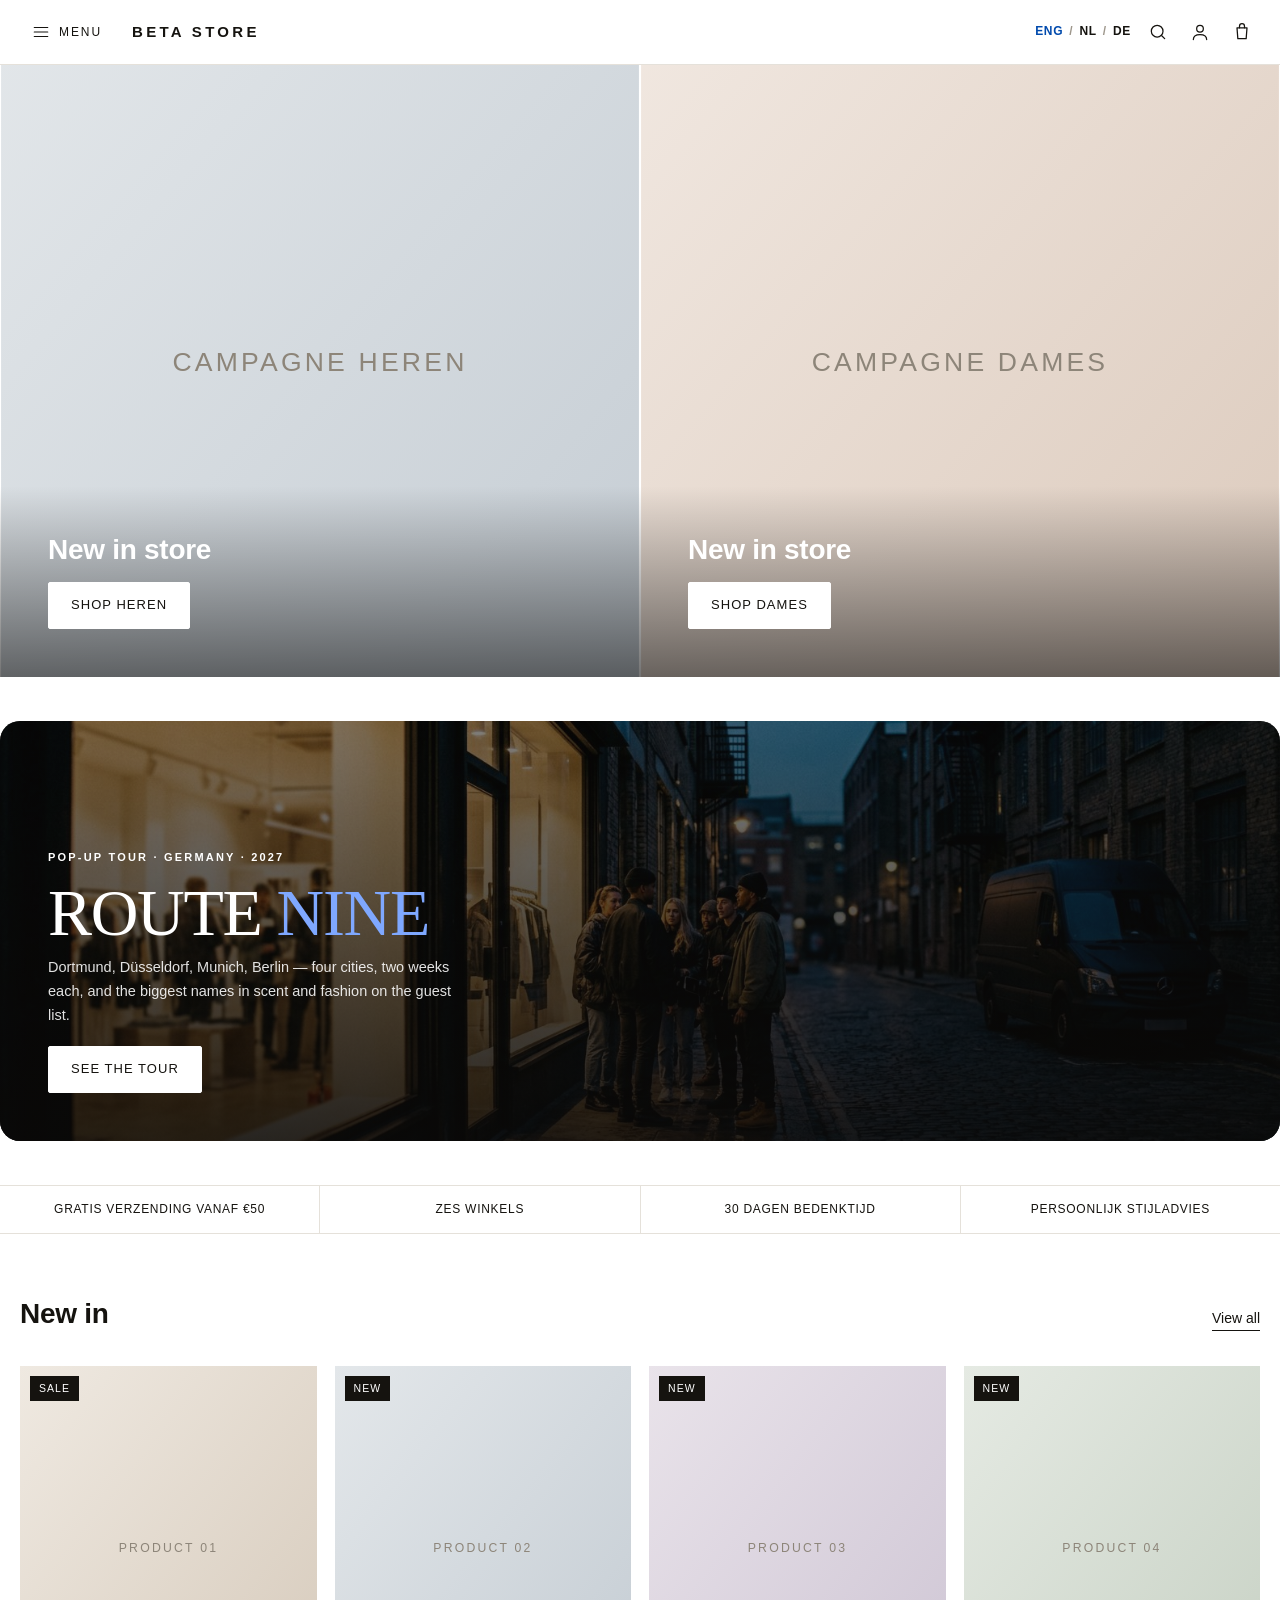
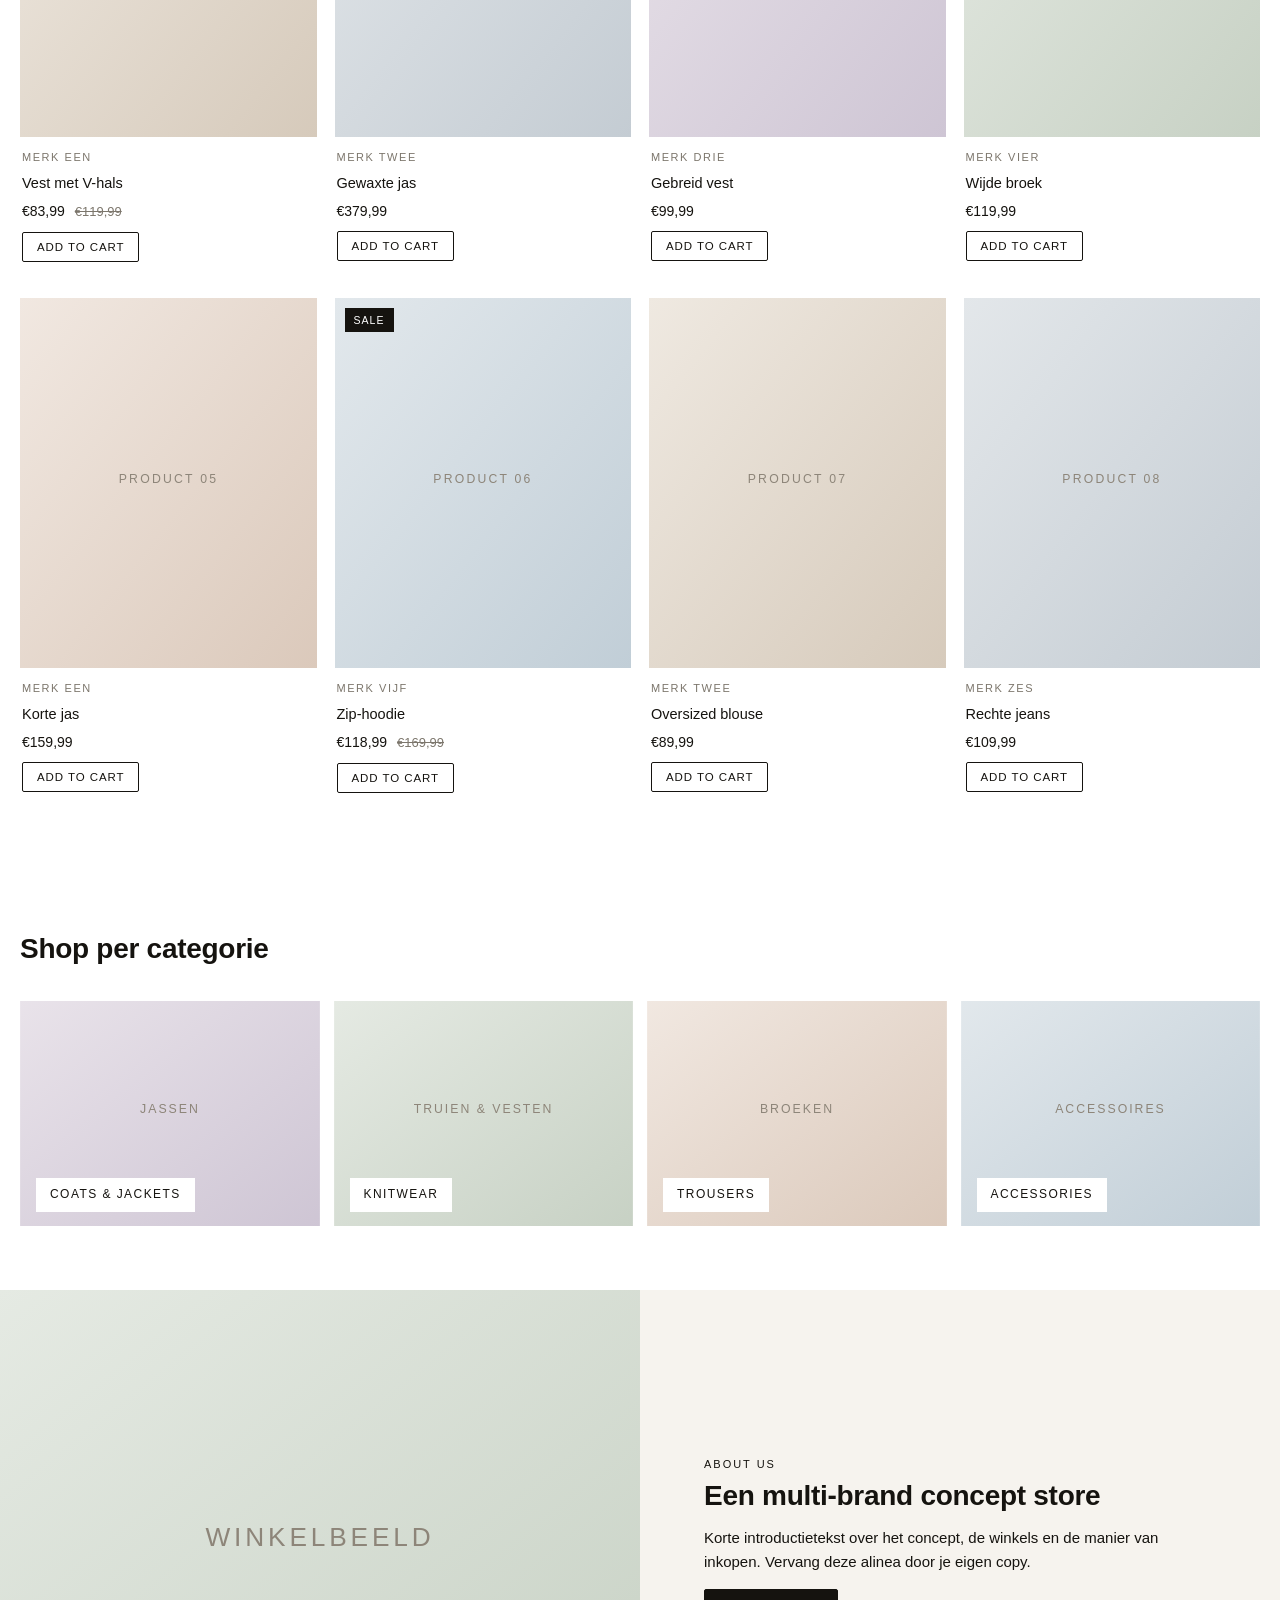
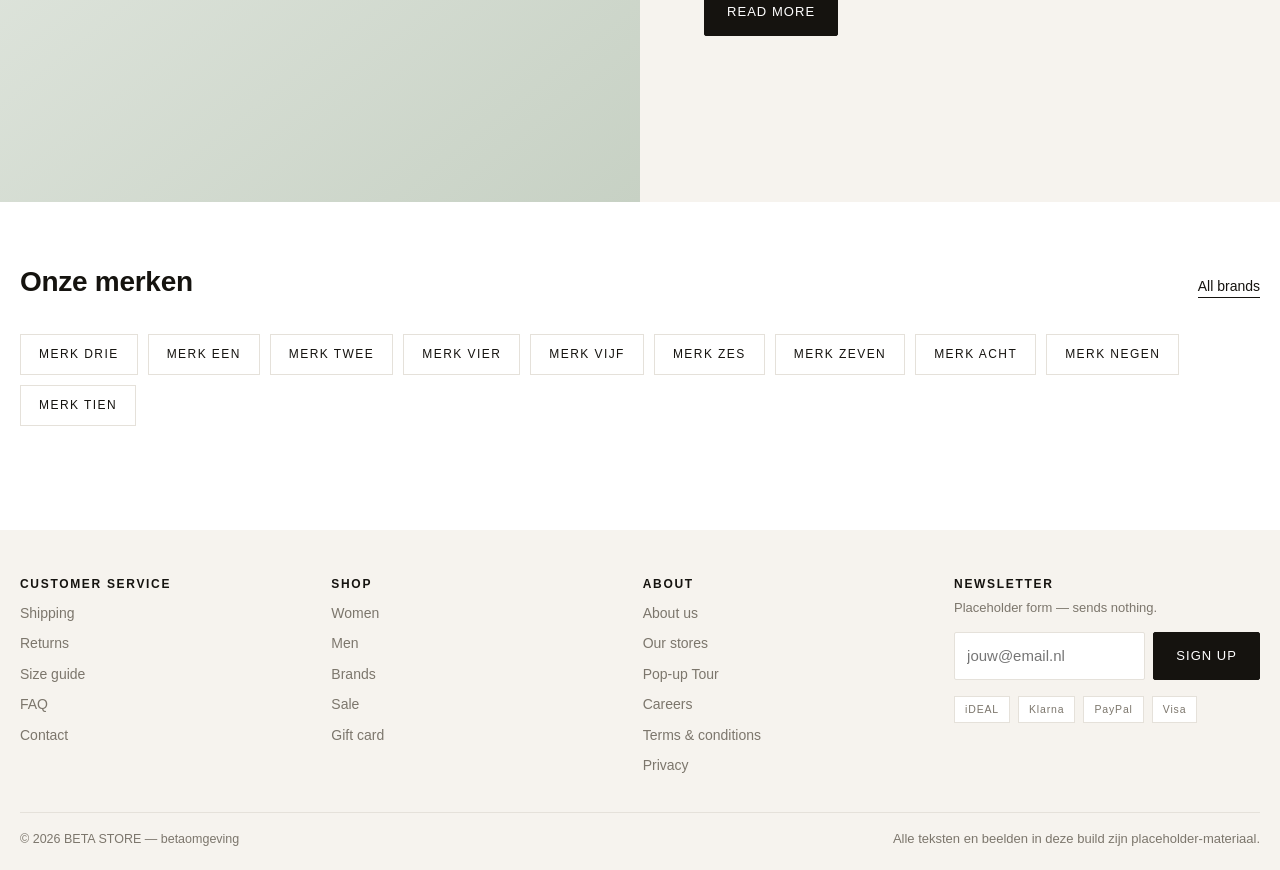
<file: index.html>
<!doctype html>
<html lang="nl">
<head>
<meta charset="utf-8">
<meta name="viewport" content="width=device-width,initial-scale=1">
<meta name="robots" content="noindex,nofollow">
<meta name="description" content="Beta-omgeving van een multi-brand concept store — placeholder content.">
<title>Home | BETA STORE (beta)</title>
<link rel="icon" href="data:image/svg+xml,%3Csvg%20xmlns%3D%22http%3A//www.w3.org/2000/svg%22%20viewBox%3D%220%200%2032%2032%22%3E%3Crect%20width%3D%2232%22%20height%3D%2232%22%20fill%3D%22%2315130f%22/%3E%3Ctext%20x%3D%2216%22%20y%3D%2222%22%20text-anchor%3D%22middle%22%20font-family%3D%22Helvetica%2CArial%22%20font-size%3D%2217%22%20font-weight%3D%22700%22%20fill%3D%22%23ffffff%22%3EB%3C/text%3E%3C/svg%3E">
<link rel="stylesheet" href="css/style.css">
</head>
<body>

<div class="beta-flag">BETA / TESTOMGEVING — placeholder content</div>
<div class="ann"><div class="ann__track"><span class="ann__item">Betaomgeving — er worden geen echte bestellingen verwerkt</span><span class="ann__item">Gratis verzending vanaf €50 — voorbeeldtekst</span><span class="ann__item">Zes winkels — placeholder</span><span class="ann__item">Betaomgeving — er worden geen echte bestellingen verwerkt</span><span class="ann__item">Gratis verzending vanaf €50 — voorbeeldtekst</span><span class="ann__item">Zes winkels — placeholder</span></div></div>
<header class="hdr">
  <div class="hdr__inner">
    <button class="icon-btn hdr__burger" aria-label="Menu" data-open="menu">
      <svg viewBox="0 0 24 24"><path d="M3 6h18M3 12h18M3 18h18"/></svg>
    </button>
    <a class="logo" href="index.html">BETA STORE</a>
    <div class="hdr__actions">
      <button class="icon-btn" aria-label="Zoeken" data-open="search">
        <svg viewBox="0 0 24 24"><circle cx="11" cy="11" r="7"/><path d="M20 20l-3.5-3.5"/></svg>
      </button>
      <a class="icon-btn" href="account.html" aria-label="Account">
        <svg viewBox="0 0 24 24"><circle cx="12" cy="8" r="4"/><path d="M4 21c0-4 3.6-6 8-6s8 2 8 6"/></svg>
      </a>
      <button class="icon-btn" aria-label="Winkelmand" data-open="cart">
        <svg viewBox="0 0 24 24"><path d="M6 7h12l-1 13H7L6 7z"/><path d="M9 7V5a3 3 0 016 0v2"/></svg>
        <span class="cart-count" data-cart-count>0</span>
      </button>
    </div>
  </div>
  <nav class="nav"><div class="nav__item has-mega"><a class="nav__link" href="collection.html?c=dames">Dames</a><div class="mega"><div class="mega__inner"><div class="mega__col"><h5>Nieuw binnen</h5><a href="collection.html">New in dames</a><a href="collection.html">Net binnen</a><a href="collection.html">Preorder</a></div><div class="mega__col"><h5>Kleding</h5><a href="collection.html">Jassen</a><a href="collection.html">Truien & vesten</a><a href="collection.html">Tops & blouses</a><a href="collection.html">Jurken & rokken</a><a href="collection.html">Broeken</a><a href="collection.html">Jeans</a></div><div class="mega__col"><h5>Accessoires</h5><a href="collection.html">Tassen</a><a href="collection.html">Sieraden</a><a href="collection.html">Riemen</a><a href="collection.html">Sjaals</a><a href="collection.html">Mutsen</a></div><div class="mega__col"><h5>Schoenen</h5><a href="collection.html">Sneakers</a><a href="collection.html">Laarzen</a><a href="collection.html">Loafers</a></div><a class="mega__promo" href="collection.html"><img src="data:image/svg+xml;utf8,%3Csvg%20xmlns%3D%22http%3A//www.w3.org/2000/svg%22%20viewBox%3D%220%200%20600%20400%22%3E%3Cdefs%3E%3ClinearGradient%20id%3D%22g%22%20x1%3D%220%22%20y1%3D%220%22%20x2%3D%221%22%20y2%3D%221%22%3E%3Cstop%20offset%3D%220%22%20stop-color%3D%22%23e9e3ea%22/%3E%3Cstop%20offset%3D%221%22%20stop-color%3D%22%23cec5d4%22/%3E%3C/linearGradient%3E%3C/defs%3E%3Crect%20width%3D%22600%22%20height%3D%22400%22%20fill%3D%22url%28%23g%29%22/%3E%3Ctext%20x%3D%2250%25%22%20y%3D%2250%25%22%20text-anchor%3D%22middle%22%20font-family%3D%22Helvetica%2CArial%22%20font-size%3D%2225%22%20fill%3D%22%238d8579%22%20letter-spacing%3D%226%22%3ECAMPAGNE%3C/text%3E%3C/svg%3E" alt=""><span>Bekijk de nieuwe collectie</span></a></div></div></div><div class="nav__item has-mega"><a class="nav__link" href="collection.html?c=heren">Heren</a><div class="mega"><div class="mega__inner"><div class="mega__col"><h5>Nieuw binnen</h5><a href="collection.html">New in heren</a><a href="collection.html">Net binnen</a><a href="collection.html">Preorder</a></div><div class="mega__col"><h5>Kleding</h5><a href="collection.html">Jassen</a><a href="collection.html">Truien & vesten</a><a href="collection.html">Overhemden</a><a href="collection.html">T-shirts</a><a href="collection.html">Broeken</a><a href="collection.html">Jeans</a></div><div class="mega__col"><h5>Accessoires</h5><a href="collection.html">Tassen</a><a href="collection.html">Riemen</a><a href="collection.html">Mutsen</a><a href="collection.html">Sokken</a></div><div class="mega__col"><h5>Schoenen</h5><a href="collection.html">Sneakers</a><a href="collection.html">Boots</a><a href="collection.html">Nette schoenen</a></div><a class="mega__promo" href="collection.html"><img src="data:image/svg+xml;utf8,%3Csvg%20xmlns%3D%22http%3A//www.w3.org/2000/svg%22%20viewBox%3D%220%200%20600%20400%22%3E%3Cdefs%3E%3ClinearGradient%20id%3D%22g%22%20x1%3D%220%22%20y1%3D%220%22%20x2%3D%221%22%20y2%3D%221%22%3E%3Cstop%20offset%3D%220%22%20stop-color%3D%22%23e9e3ea%22/%3E%3Cstop%20offset%3D%221%22%20stop-color%3D%22%23cec5d4%22/%3E%3C/linearGradient%3E%3C/defs%3E%3Crect%20width%3D%22600%22%20height%3D%22400%22%20fill%3D%22url%28%23g%29%22/%3E%3Ctext%20x%3D%2250%25%22%20y%3D%2250%25%22%20text-anchor%3D%22middle%22%20font-family%3D%22Helvetica%2CArial%22%20font-size%3D%2225%22%20fill%3D%22%238d8579%22%20letter-spacing%3D%226%22%3ECAMPAGNE%3C/text%3E%3C/svg%3E" alt=""><span>Bekijk de nieuwe collectie</span></a></div></div></div><div class="nav__item"><a class="nav__link" href="brands.html">Merken</a></div><div class="nav__item"><a class="nav__link" href="collection.html?c=sale">Sale</a></div><div class="nav__item"><a class="nav__link" href="stores.html">Winkels</a></div><div class="nav__item"><a class="nav__link" href="event.html">Pop-up Tour</a></div><div class="nav__item"><a class="nav__link" href="about.html">Over ons</a></div></nav>
</header>

<div class="drawer" id="menu" hidden>
  <div class="drawer__panel drawer__panel--left">
    <div class="drawer__head"><strong>Menu</strong><button class="icon-btn" data-close>&times;</button></div>
    <nav class="drawer__nav"><details><summary>Dames</summary><div class="drawer__sub"><a href="collection.html?c=dames"><strong>Alles in Dames</strong></a><a href="collection.html">New in dames</a><a href="collection.html">Net binnen</a><a href="collection.html">Preorder</a><a href="collection.html">Jassen</a><a href="collection.html">Truien & vesten</a><a href="collection.html">Tops & blouses</a><a href="collection.html">Jurken & rokken</a><a href="collection.html">Broeken</a><a href="collection.html">Jeans</a><a href="collection.html">Tassen</a><a href="collection.html">Sieraden</a><a href="collection.html">Riemen</a><a href="collection.html">Sjaals</a><a href="collection.html">Mutsen</a><a href="collection.html">Sneakers</a><a href="collection.html">Laarzen</a><a href="collection.html">Loafers</a></div></details><details><summary>Heren</summary><div class="drawer__sub"><a href="collection.html?c=heren"><strong>Alles in Heren</strong></a><a href="collection.html">New in heren</a><a href="collection.html">Net binnen</a><a href="collection.html">Preorder</a><a href="collection.html">Jassen</a><a href="collection.html">Truien & vesten</a><a href="collection.html">Overhemden</a><a href="collection.html">T-shirts</a><a href="collection.html">Broeken</a><a href="collection.html">Jeans</a><a href="collection.html">Tassen</a><a href="collection.html">Riemen</a><a href="collection.html">Mutsen</a><a href="collection.html">Sokken</a><a href="collection.html">Sneakers</a><a href="collection.html">Boots</a><a href="collection.html">Nette schoenen</a></div></details><a class="drawer__top" href="brands.html">Merken</a><a class="drawer__top" href="collection.html?c=sale">Sale</a><a class="drawer__top" href="stores.html">Winkels</a><a class="drawer__top" href="event.html">Pop-up Tour</a><a class="drawer__top" href="about.html">Over ons</a></nav>
  </div>
</div>

<div class="drawer" id="search" hidden>
  <div class="drawer__panel drawer__panel--top">
    <div class="drawer__head"><strong>Zoeken</strong><button class="icon-btn" data-close>&times;</button></div>
    <input class="search-input" type="search" placeholder="Zoek op product of merk..." data-search-input>
    <div class="search-results" data-search-results><p class="muted">Begin met typen om de testcatalogus te doorzoeken.</p></div>
  </div>
</div>

<div class="drawer" id="cart" hidden>
  <div class="drawer__panel drawer__panel--right">
    <div class="drawer__head"><strong>Winkelmand</strong><button class="icon-btn" data-close>&times;</button></div>
    <div class="cart-lines" data-cart-lines></div>
    <div class="cart-foot">
      <div class="cart-total"><span>Subtotaal</span><span data-cart-total>&euro;0,00</span></div>
      <p class="muted small">Betaomgeving — afrekenen is uitgeschakeld.</p>
      <a class="btn btn--block" href="cart.html">Naar winkelmand</a>
    </div>
  </div>
</div>

<main id="main">

<section class="hero-split">
  <a class="hero-card" href="collection.html?c=heren">
    <img src="data:image/svg+xml;utf8,%3Csvg%20xmlns%3D%22http%3A//www.w3.org/2000/svg%22%20viewBox%3D%220%200%201200%201400%22%3E%3Cdefs%3E%3ClinearGradient%20id%3D%22g%22%20x1%3D%220%22%20y1%3D%220%22%20x2%3D%221%22%20y2%3D%221%22%3E%3Cstop%20offset%3D%220%22%20stop-color%3D%22%23e3e7ea%22/%3E%3Cstop%20offset%3D%221%22%20stop-color%3D%22%23c4ccd3%22/%3E%3C/linearGradient%3E%3C/defs%3E%3Crect%20width%3D%221200%22%20height%3D%221400%22%20fill%3D%22url%28%23g%29%22/%3E%3Ctext%20x%3D%2250%25%22%20y%3D%2250%25%22%20text-anchor%3D%22middle%22%20font-family%3D%22Helvetica%2CArial%22%20font-size%3D%2250%22%20fill%3D%22%238d8579%22%20letter-spacing%3D%226%22%3ECAMPAGNE%20HEREN%3C/text%3E%3C/svg%3E" alt="">
    <div class="hero-card__copy"><h2>New in store</h2><span class="btn btn--light">Shop heren</span></div>
  </a>
  <a class="hero-card" href="collection.html?c=dames">
    <img src="data:image/svg+xml;utf8,%3Csvg%20xmlns%3D%22http%3A//www.w3.org/2000/svg%22%20viewBox%3D%220%200%201200%201400%22%3E%3Cdefs%3E%3ClinearGradient%20id%3D%22g%22%20x1%3D%220%22%20y1%3D%220%22%20x2%3D%221%22%20y2%3D%221%22%3E%3Cstop%20offset%3D%220%22%20stop-color%3D%22%23f1e8e1%22/%3E%3Cstop%20offset%3D%221%22%20stop-color%3D%22%23dbc9bb%22/%3E%3C/linearGradient%3E%3C/defs%3E%3Crect%20width%3D%221200%22%20height%3D%221400%22%20fill%3D%22url%28%23g%29%22/%3E%3Ctext%20x%3D%2250%25%22%20y%3D%2250%25%22%20text-anchor%3D%22middle%22%20font-family%3D%22Helvetica%2CArial%22%20font-size%3D%2250%22%20fill%3D%22%238d8579%22%20letter-spacing%3D%226%22%3ECAMPAGNE%20DAMES%3C/text%3E%3C/svg%3E" alt="">
    <div class="hero-card__copy"><h2>New in store</h2><span class="btn btn--light">Shop dames</span></div>
  </a>
</section>

<a class="tour-teaser" href="event.html">
  <img src="img/tour/hero.jpg" alt="">
  <div class="tour-teaser__copy">
    <p class="tour-eyebrow">Pop-up tour &middot; Germany &middot; 2027</p>
    <h2>ROUTE <span>NINE</span></h2>
    <p>Dortmund, D&uuml;sseldorf, M&uuml;nchen, Berlijn &mdash; vier steden, twee weken per stad, en de grootste namen uit geur en mode op de gastenlijst.</p>
    <span class="btn btn--light">Bekijk de tour</span>
  </div>
</a>

<section class="usp">
  <div>Gratis verzending vanaf &euro;50</div><div>Zes winkels</div>
  <div>30 dagen bedenktijd</div><div>Persoonlijk stijladvies</div>
</section>

<section class="section">
  <div class="section__head"><h2>Nieuw binnen</h2><a class="link" href="collection.html">Bekijk alles</a></div>
  <div class="grid">
<article class="card" data-cat="dames" data-title="Vest met V-hals" data-brand="MERK EEN" data-price="83.99" data-sale="1">
  <a class="card__media" href="product.html?id=p01">
    <span class="card__tag">Sale</span>
    <img src="data:image/svg+xml;utf8,%3Csvg%20xmlns%3D%22http%3A//www.w3.org/2000/svg%22%20viewBox%3D%220%200%20800%201000%22%3E%3Cdefs%3E%3ClinearGradient%20id%3D%22g%22%20x1%3D%220%22%20y1%3D%220%22%20x2%3D%221%22%20y2%3D%221%22%3E%3Cstop%20offset%3D%220%22%20stop-color%3D%22%23efe9e1%22/%3E%3Cstop%20offset%3D%221%22%20stop-color%3D%22%23d6cabb%22/%3E%3C/linearGradient%3E%3C/defs%3E%3Crect%20width%3D%22800%22%20height%3D%221000%22%20fill%3D%22url%28%23g%29%22/%3E%3Ctext%20x%3D%2250%25%22%20y%3D%2250%25%22%20text-anchor%3D%22middle%22%20font-family%3D%22Helvetica%2CArial%22%20font-size%3D%2233%22%20fill%3D%22%238d8579%22%20letter-spacing%3D%226%22%3EPRODUCT%2001%3C/text%3E%3C/svg%3E" alt="Vest met V-hals" loading="lazy">
    <img class="card__alt" src="data:image/svg+xml;utf8,%3Csvg%20xmlns%3D%22http%3A//www.w3.org/2000/svg%22%20viewBox%3D%220%200%20800%201000%22%3E%3Cdefs%3E%3ClinearGradient%20id%3D%22g%22%20x1%3D%220%22%20y1%3D%220%22%20x2%3D%221%22%20y2%3D%221%22%3E%3Cstop%20offset%3D%220%22%20stop-color%3D%22%23e5eae3%22/%3E%3Cstop%20offset%3D%221%22%20stop-color%3D%22%23c7d1c4%22/%3E%3C/linearGradient%3E%3C/defs%3E%3Crect%20width%3D%22800%22%20height%3D%221000%22%20fill%3D%22url%28%23g%29%22/%3E%3Ctext%20x%3D%2250%25%22%20y%3D%2250%25%22%20text-anchor%3D%22middle%22%20font-family%3D%22Helvetica%2CArial%22%20font-size%3D%2233%22%20fill%3D%22%238d8579%22%20letter-spacing%3D%226%22%3E2E%20BEELD%3C/text%3E%3C/svg%3E" alt="" loading="lazy">
  </a>
  <div class="card__body">
    <span class="card__brand">MERK EEN</span>
    <a class="card__title" href="product.html?id=p01">Vest met V-hals</a>
    <div class="card__price">&euro;83,99 <s>&euro;119,99</s></div>
    <button class="btn btn--ghost btn--sm" data-add="p01">In winkelmand</button>
  </div>
</article>
<article class="card" data-cat="heren" data-title="Gewaxte jas" data-brand="MERK TWEE" data-price="379.99" data-sale="0">
  <a class="card__media" href="product.html?id=p02">
    <span class="card__tag">Nieuw</span>
    <img src="data:image/svg+xml;utf8,%3Csvg%20xmlns%3D%22http%3A//www.w3.org/2000/svg%22%20viewBox%3D%220%200%20800%201000%22%3E%3Cdefs%3E%3ClinearGradient%20id%3D%22g%22%20x1%3D%220%22%20y1%3D%220%22%20x2%3D%221%22%20y2%3D%221%22%3E%3Cstop%20offset%3D%220%22%20stop-color%3D%22%23e3e7ea%22/%3E%3Cstop%20offset%3D%221%22%20stop-color%3D%22%23c4ccd3%22/%3E%3C/linearGradient%3E%3C/defs%3E%3Crect%20width%3D%22800%22%20height%3D%221000%22%20fill%3D%22url%28%23g%29%22/%3E%3Ctext%20x%3D%2250%25%22%20y%3D%2250%25%22%20text-anchor%3D%22middle%22%20font-family%3D%22Helvetica%2CArial%22%20font-size%3D%2233%22%20fill%3D%22%238d8579%22%20letter-spacing%3D%226%22%3EPRODUCT%2002%3C/text%3E%3C/svg%3E" alt="Gewaxte jas" loading="lazy">
    <img class="card__alt" src="data:image/svg+xml;utf8,%3Csvg%20xmlns%3D%22http%3A//www.w3.org/2000/svg%22%20viewBox%3D%220%200%20800%201000%22%3E%3Cdefs%3E%3ClinearGradient%20id%3D%22g%22%20x1%3D%220%22%20y1%3D%220%22%20x2%3D%221%22%20y2%3D%221%22%3E%3Cstop%20offset%3D%220%22%20stop-color%3D%22%23f1e8e1%22/%3E%3Cstop%20offset%3D%221%22%20stop-color%3D%22%23dbc9bb%22/%3E%3C/linearGradient%3E%3C/defs%3E%3Crect%20width%3D%22800%22%20height%3D%221000%22%20fill%3D%22url%28%23g%29%22/%3E%3Ctext%20x%3D%2250%25%22%20y%3D%2250%25%22%20text-anchor%3D%22middle%22%20font-family%3D%22Helvetica%2CArial%22%20font-size%3D%2233%22%20fill%3D%22%238d8579%22%20letter-spacing%3D%226%22%3E2E%20BEELD%3C/text%3E%3C/svg%3E" alt="" loading="lazy">
  </a>
  <div class="card__body">
    <span class="card__brand">MERK TWEE</span>
    <a class="card__title" href="product.html?id=p02">Gewaxte jas</a>
    <div class="card__price">&euro;379,99 </div>
    <button class="btn btn--ghost btn--sm" data-add="p02">In winkelmand</button>
  </div>
</article>
<article class="card" data-cat="dames" data-title="Gebreid vest" data-brand="MERK DRIE" data-price="99.99" data-sale="0">
  <a class="card__media" href="product.html?id=p03">
    <span class="card__tag">Nieuw</span>
    <img src="data:image/svg+xml;utf8,%3Csvg%20xmlns%3D%22http%3A//www.w3.org/2000/svg%22%20viewBox%3D%220%200%20800%201000%22%3E%3Cdefs%3E%3ClinearGradient%20id%3D%22g%22%20x1%3D%220%22%20y1%3D%220%22%20x2%3D%221%22%20y2%3D%221%22%3E%3Cstop%20offset%3D%220%22%20stop-color%3D%22%23e9e3ea%22/%3E%3Cstop%20offset%3D%221%22%20stop-color%3D%22%23cec5d4%22/%3E%3C/linearGradient%3E%3C/defs%3E%3Crect%20width%3D%22800%22%20height%3D%221000%22%20fill%3D%22url%28%23g%29%22/%3E%3Ctext%20x%3D%2250%25%22%20y%3D%2250%25%22%20text-anchor%3D%22middle%22%20font-family%3D%22Helvetica%2CArial%22%20font-size%3D%2233%22%20fill%3D%22%238d8579%22%20letter-spacing%3D%226%22%3EPRODUCT%2003%3C/text%3E%3C/svg%3E" alt="Gebreid vest" loading="lazy">
    <img class="card__alt" src="data:image/svg+xml;utf8,%3Csvg%20xmlns%3D%22http%3A//www.w3.org/2000/svg%22%20viewBox%3D%220%200%20800%201000%22%3E%3Cdefs%3E%3ClinearGradient%20id%3D%22g%22%20x1%3D%220%22%20y1%3D%220%22%20x2%3D%221%22%20y2%3D%221%22%3E%3Cstop%20offset%3D%220%22%20stop-color%3D%22%23e2e8ec%22/%3E%3Cstop%20offset%3D%221%22%20stop-color%3D%22%23c1ced7%22/%3E%3C/linearGradient%3E%3C/defs%3E%3Crect%20width%3D%22800%22%20height%3D%221000%22%20fill%3D%22url%28%23g%29%22/%3E%3Ctext%20x%3D%2250%25%22%20y%3D%2250%25%22%20text-anchor%3D%22middle%22%20font-family%3D%22Helvetica%2CArial%22%20font-size%3D%2233%22%20fill%3D%22%238d8579%22%20letter-spacing%3D%226%22%3E2E%20BEELD%3C/text%3E%3C/svg%3E" alt="" loading="lazy">
  </a>
  <div class="card__body">
    <span class="card__brand">MERK DRIE</span>
    <a class="card__title" href="product.html?id=p03">Gebreid vest</a>
    <div class="card__price">&euro;99,99 </div>
    <button class="btn btn--ghost btn--sm" data-add="p03">In winkelmand</button>
  </div>
</article>
<article class="card" data-cat="heren" data-title="Wijde broek" data-brand="MERK VIER" data-price="119.99" data-sale="0">
  <a class="card__media" href="product.html?id=p04">
    <span class="card__tag">Nieuw</span>
    <img src="data:image/svg+xml;utf8,%3Csvg%20xmlns%3D%22http%3A//www.w3.org/2000/svg%22%20viewBox%3D%220%200%20800%201000%22%3E%3Cdefs%3E%3ClinearGradient%20id%3D%22g%22%20x1%3D%220%22%20y1%3D%220%22%20x2%3D%221%22%20y2%3D%221%22%3E%3Cstop%20offset%3D%220%22%20stop-color%3D%22%23e5eae3%22/%3E%3Cstop%20offset%3D%221%22%20stop-color%3D%22%23c7d1c4%22/%3E%3C/linearGradient%3E%3C/defs%3E%3Crect%20width%3D%22800%22%20height%3D%221000%22%20fill%3D%22url%28%23g%29%22/%3E%3Ctext%20x%3D%2250%25%22%20y%3D%2250%25%22%20text-anchor%3D%22middle%22%20font-family%3D%22Helvetica%2CArial%22%20font-size%3D%2233%22%20fill%3D%22%238d8579%22%20letter-spacing%3D%226%22%3EPRODUCT%2004%3C/text%3E%3C/svg%3E" alt="Wijde broek" loading="lazy">
    <img class="card__alt" src="data:image/svg+xml;utf8,%3Csvg%20xmlns%3D%22http%3A//www.w3.org/2000/svg%22%20viewBox%3D%220%200%20800%201000%22%3E%3Cdefs%3E%3ClinearGradient%20id%3D%22g%22%20x1%3D%220%22%20y1%3D%220%22%20x2%3D%221%22%20y2%3D%221%22%3E%3Cstop%20offset%3D%220%22%20stop-color%3D%22%23efe9e1%22/%3E%3Cstop%20offset%3D%221%22%20stop-color%3D%22%23d6cabb%22/%3E%3C/linearGradient%3E%3C/defs%3E%3Crect%20width%3D%22800%22%20height%3D%221000%22%20fill%3D%22url%28%23g%29%22/%3E%3Ctext%20x%3D%2250%25%22%20y%3D%2250%25%22%20text-anchor%3D%22middle%22%20font-family%3D%22Helvetica%2CArial%22%20font-size%3D%2233%22%20fill%3D%22%238d8579%22%20letter-spacing%3D%226%22%3E2E%20BEELD%3C/text%3E%3C/svg%3E" alt="" loading="lazy">
  </a>
  <div class="card__body">
    <span class="card__brand">MERK VIER</span>
    <a class="card__title" href="product.html?id=p04">Wijde broek</a>
    <div class="card__price">&euro;119,99 </div>
    <button class="btn btn--ghost btn--sm" data-add="p04">In winkelmand</button>
  </div>
</article>
<article class="card" data-cat="dames" data-title="Korte jas" data-brand="MERK EEN" data-price="159.99" data-sale="0">
  <a class="card__media" href="product.html?id=p05">
    
    <img src="data:image/svg+xml;utf8,%3Csvg%20xmlns%3D%22http%3A//www.w3.org/2000/svg%22%20viewBox%3D%220%200%20800%201000%22%3E%3Cdefs%3E%3ClinearGradient%20id%3D%22g%22%20x1%3D%220%22%20y1%3D%220%22%20x2%3D%221%22%20y2%3D%221%22%3E%3Cstop%20offset%3D%220%22%20stop-color%3D%22%23f1e8e1%22/%3E%3Cstop%20offset%3D%221%22%20stop-color%3D%22%23dbc9bb%22/%3E%3C/linearGradient%3E%3C/defs%3E%3Crect%20width%3D%22800%22%20height%3D%221000%22%20fill%3D%22url%28%23g%29%22/%3E%3Ctext%20x%3D%2250%25%22%20y%3D%2250%25%22%20text-anchor%3D%22middle%22%20font-family%3D%22Helvetica%2CArial%22%20font-size%3D%2233%22%20fill%3D%22%238d8579%22%20letter-spacing%3D%226%22%3EPRODUCT%2005%3C/text%3E%3C/svg%3E" alt="Korte jas" loading="lazy">
    <img class="card__alt" src="data:image/svg+xml;utf8,%3Csvg%20xmlns%3D%22http%3A//www.w3.org/2000/svg%22%20viewBox%3D%220%200%20800%201000%22%3E%3Cdefs%3E%3ClinearGradient%20id%3D%22g%22%20x1%3D%220%22%20y1%3D%220%22%20x2%3D%221%22%20y2%3D%221%22%3E%3Cstop%20offset%3D%220%22%20stop-color%3D%22%23e3e7ea%22/%3E%3Cstop%20offset%3D%221%22%20stop-color%3D%22%23c4ccd3%22/%3E%3C/linearGradient%3E%3C/defs%3E%3Crect%20width%3D%22800%22%20height%3D%221000%22%20fill%3D%22url%28%23g%29%22/%3E%3Ctext%20x%3D%2250%25%22%20y%3D%2250%25%22%20text-anchor%3D%22middle%22%20font-family%3D%22Helvetica%2CArial%22%20font-size%3D%2233%22%20fill%3D%22%238d8579%22%20letter-spacing%3D%226%22%3E2E%20BEELD%3C/text%3E%3C/svg%3E" alt="" loading="lazy">
  </a>
  <div class="card__body">
    <span class="card__brand">MERK EEN</span>
    <a class="card__title" href="product.html?id=p05">Korte jas</a>
    <div class="card__price">&euro;159,99 </div>
    <button class="btn btn--ghost btn--sm" data-add="p05">In winkelmand</button>
  </div>
</article>
<article class="card" data-cat="heren" data-title="Zip-hoodie" data-brand="MERK VIJF" data-price="118.99" data-sale="1">
  <a class="card__media" href="product.html?id=p06">
    <span class="card__tag">Sale</span>
    <img src="data:image/svg+xml;utf8,%3Csvg%20xmlns%3D%22http%3A//www.w3.org/2000/svg%22%20viewBox%3D%220%200%20800%201000%22%3E%3Cdefs%3E%3ClinearGradient%20id%3D%22g%22%20x1%3D%220%22%20y1%3D%220%22%20x2%3D%221%22%20y2%3D%221%22%3E%3Cstop%20offset%3D%220%22%20stop-color%3D%22%23e2e8ec%22/%3E%3Cstop%20offset%3D%221%22%20stop-color%3D%22%23c1ced7%22/%3E%3C/linearGradient%3E%3C/defs%3E%3Crect%20width%3D%22800%22%20height%3D%221000%22%20fill%3D%22url%28%23g%29%22/%3E%3Ctext%20x%3D%2250%25%22%20y%3D%2250%25%22%20text-anchor%3D%22middle%22%20font-family%3D%22Helvetica%2CArial%22%20font-size%3D%2233%22%20fill%3D%22%238d8579%22%20letter-spacing%3D%226%22%3EPRODUCT%2006%3C/text%3E%3C/svg%3E" alt="Zip-hoodie" loading="lazy">
    <img class="card__alt" src="data:image/svg+xml;utf8,%3Csvg%20xmlns%3D%22http%3A//www.w3.org/2000/svg%22%20viewBox%3D%220%200%20800%201000%22%3E%3Cdefs%3E%3ClinearGradient%20id%3D%22g%22%20x1%3D%220%22%20y1%3D%220%22%20x2%3D%221%22%20y2%3D%221%22%3E%3Cstop%20offset%3D%220%22%20stop-color%3D%22%23e9e3ea%22/%3E%3Cstop%20offset%3D%221%22%20stop-color%3D%22%23cec5d4%22/%3E%3C/linearGradient%3E%3C/defs%3E%3Crect%20width%3D%22800%22%20height%3D%221000%22%20fill%3D%22url%28%23g%29%22/%3E%3Ctext%20x%3D%2250%25%22%20y%3D%2250%25%22%20text-anchor%3D%22middle%22%20font-family%3D%22Helvetica%2CArial%22%20font-size%3D%2233%22%20fill%3D%22%238d8579%22%20letter-spacing%3D%226%22%3E2E%20BEELD%3C/text%3E%3C/svg%3E" alt="" loading="lazy">
  </a>
  <div class="card__body">
    <span class="card__brand">MERK VIJF</span>
    <a class="card__title" href="product.html?id=p06">Zip-hoodie</a>
    <div class="card__price">&euro;118,99 <s>&euro;169,99</s></div>
    <button class="btn btn--ghost btn--sm" data-add="p06">In winkelmand</button>
  </div>
</article>
<article class="card" data-cat="dames" data-title="Oversized blouse" data-brand="MERK TWEE" data-price="89.99" data-sale="0">
  <a class="card__media" href="product.html?id=p07">
    
    <img src="data:image/svg+xml;utf8,%3Csvg%20xmlns%3D%22http%3A//www.w3.org/2000/svg%22%20viewBox%3D%220%200%20800%201000%22%3E%3Cdefs%3E%3ClinearGradient%20id%3D%22g%22%20x1%3D%220%22%20y1%3D%220%22%20x2%3D%221%22%20y2%3D%221%22%3E%3Cstop%20offset%3D%220%22%20stop-color%3D%22%23efe9e1%22/%3E%3Cstop%20offset%3D%221%22%20stop-color%3D%22%23d6cabb%22/%3E%3C/linearGradient%3E%3C/defs%3E%3Crect%20width%3D%22800%22%20height%3D%221000%22%20fill%3D%22url%28%23g%29%22/%3E%3Ctext%20x%3D%2250%25%22%20y%3D%2250%25%22%20text-anchor%3D%22middle%22%20font-family%3D%22Helvetica%2CArial%22%20font-size%3D%2233%22%20fill%3D%22%238d8579%22%20letter-spacing%3D%226%22%3EPRODUCT%2007%3C/text%3E%3C/svg%3E" alt="Oversized blouse" loading="lazy">
    <img class="card__alt" src="data:image/svg+xml;utf8,%3Csvg%20xmlns%3D%22http%3A//www.w3.org/2000/svg%22%20viewBox%3D%220%200%20800%201000%22%3E%3Cdefs%3E%3ClinearGradient%20id%3D%22g%22%20x1%3D%220%22%20y1%3D%220%22%20x2%3D%221%22%20y2%3D%221%22%3E%3Cstop%20offset%3D%220%22%20stop-color%3D%22%23e5eae3%22/%3E%3Cstop%20offset%3D%221%22%20stop-color%3D%22%23c7d1c4%22/%3E%3C/linearGradient%3E%3C/defs%3E%3Crect%20width%3D%22800%22%20height%3D%221000%22%20fill%3D%22url%28%23g%29%22/%3E%3Ctext%20x%3D%2250%25%22%20y%3D%2250%25%22%20text-anchor%3D%22middle%22%20font-family%3D%22Helvetica%2CArial%22%20font-size%3D%2233%22%20fill%3D%22%238d8579%22%20letter-spacing%3D%226%22%3E2E%20BEELD%3C/text%3E%3C/svg%3E" alt="" loading="lazy">
  </a>
  <div class="card__body">
    <span class="card__brand">MERK TWEE</span>
    <a class="card__title" href="product.html?id=p07">Oversized blouse</a>
    <div class="card__price">&euro;89,99 </div>
    <button class="btn btn--ghost btn--sm" data-add="p07">In winkelmand</button>
  </div>
</article>
<article class="card" data-cat="heren" data-title="Rechte jeans" data-brand="MERK ZES" data-price="109.99" data-sale="0">
  <a class="card__media" href="product.html?id=p08">
    
    <img src="data:image/svg+xml;utf8,%3Csvg%20xmlns%3D%22http%3A//www.w3.org/2000/svg%22%20viewBox%3D%220%200%20800%201000%22%3E%3Cdefs%3E%3ClinearGradient%20id%3D%22g%22%20x1%3D%220%22%20y1%3D%220%22%20x2%3D%221%22%20y2%3D%221%22%3E%3Cstop%20offset%3D%220%22%20stop-color%3D%22%23e3e7ea%22/%3E%3Cstop%20offset%3D%221%22%20stop-color%3D%22%23c4ccd3%22/%3E%3C/linearGradient%3E%3C/defs%3E%3Crect%20width%3D%22800%22%20height%3D%221000%22%20fill%3D%22url%28%23g%29%22/%3E%3Ctext%20x%3D%2250%25%22%20y%3D%2250%25%22%20text-anchor%3D%22middle%22%20font-family%3D%22Helvetica%2CArial%22%20font-size%3D%2233%22%20fill%3D%22%238d8579%22%20letter-spacing%3D%226%22%3EPRODUCT%2008%3C/text%3E%3C/svg%3E" alt="Rechte jeans" loading="lazy">
    <img class="card__alt" src="data:image/svg+xml;utf8,%3Csvg%20xmlns%3D%22http%3A//www.w3.org/2000/svg%22%20viewBox%3D%220%200%20800%201000%22%3E%3Cdefs%3E%3ClinearGradient%20id%3D%22g%22%20x1%3D%220%22%20y1%3D%220%22%20x2%3D%221%22%20y2%3D%221%22%3E%3Cstop%20offset%3D%220%22%20stop-color%3D%22%23f1e8e1%22/%3E%3Cstop%20offset%3D%221%22%20stop-color%3D%22%23dbc9bb%22/%3E%3C/linearGradient%3E%3C/defs%3E%3Crect%20width%3D%22800%22%20height%3D%221000%22%20fill%3D%22url%28%23g%29%22/%3E%3Ctext%20x%3D%2250%25%22%20y%3D%2250%25%22%20text-anchor%3D%22middle%22%20font-family%3D%22Helvetica%2CArial%22%20font-size%3D%2233%22%20fill%3D%22%238d8579%22%20letter-spacing%3D%226%22%3E2E%20BEELD%3C/text%3E%3C/svg%3E" alt="" loading="lazy">
  </a>
  <div class="card__body">
    <span class="card__brand">MERK ZES</span>
    <a class="card__title" href="product.html?id=p08">Rechte jeans</a>
    <div class="card__price">&euro;109,99 </div>
    <button class="btn btn--ghost btn--sm" data-add="p08">In winkelmand</button>
  </div>
</article></div>
</section>

<section class="section">
  <div class="section__head"><h2>Shop per categorie</h2></div>
  <div class="tiles">
    <a class="tile" href="collection.html">
      <img src="data:image/svg+xml;utf8,%3Csvg%20xmlns%3D%22http%3A//www.w3.org/2000/svg%22%20viewBox%3D%220%200%20900%20700%22%3E%3Cdefs%3E%3ClinearGradient%20id%3D%22g%22%20x1%3D%220%22%20y1%3D%220%22%20x2%3D%221%22%20y2%3D%221%22%3E%3Cstop%20offset%3D%220%22%20stop-color%3D%22%23e9e3ea%22/%3E%3Cstop%20offset%3D%221%22%20stop-color%3D%22%23cec5d4%22/%3E%3C/linearGradient%3E%3C/defs%3E%3Crect%20width%3D%22900%22%20height%3D%22700%22%20fill%3D%22url%28%23g%29%22/%3E%3Ctext%20x%3D%2250%25%22%20y%3D%2250%25%22%20text-anchor%3D%22middle%22%20font-family%3D%22Helvetica%2CArial%22%20font-size%3D%2237%22%20fill%3D%22%238d8579%22%20letter-spacing%3D%226%22%3EJASSEN%3C/text%3E%3C/svg%3E" alt="">
      <span class="tile__label">Jassen</span></a>
    <a class="tile" href="collection.html">
      <img src="data:image/svg+xml;utf8,%3Csvg%20xmlns%3D%22http%3A//www.w3.org/2000/svg%22%20viewBox%3D%220%200%20900%20700%22%3E%3Cdefs%3E%3ClinearGradient%20id%3D%22g%22%20x1%3D%220%22%20y1%3D%220%22%20x2%3D%221%22%20y2%3D%221%22%3E%3Cstop%20offset%3D%220%22%20stop-color%3D%22%23e5eae3%22/%3E%3Cstop%20offset%3D%221%22%20stop-color%3D%22%23c7d1c4%22/%3E%3C/linearGradient%3E%3C/defs%3E%3Crect%20width%3D%22900%22%20height%3D%22700%22%20fill%3D%22url%28%23g%29%22/%3E%3Ctext%20x%3D%2250%25%22%20y%3D%2250%25%22%20text-anchor%3D%22middle%22%20font-family%3D%22Helvetica%2CArial%22%20font-size%3D%2237%22%20fill%3D%22%238d8579%22%20letter-spacing%3D%226%22%3ETRUIEN%20%26amp%3B%20VESTEN%3C/text%3E%3C/svg%3E" alt="">
      <span class="tile__label">Truien & vesten</span></a>
    <a class="tile" href="collection.html">
      <img src="data:image/svg+xml;utf8,%3Csvg%20xmlns%3D%22http%3A//www.w3.org/2000/svg%22%20viewBox%3D%220%200%20900%20700%22%3E%3Cdefs%3E%3ClinearGradient%20id%3D%22g%22%20x1%3D%220%22%20y1%3D%220%22%20x2%3D%221%22%20y2%3D%221%22%3E%3Cstop%20offset%3D%220%22%20stop-color%3D%22%23f1e8e1%22/%3E%3Cstop%20offset%3D%221%22%20stop-color%3D%22%23dbc9bb%22/%3E%3C/linearGradient%3E%3C/defs%3E%3Crect%20width%3D%22900%22%20height%3D%22700%22%20fill%3D%22url%28%23g%29%22/%3E%3Ctext%20x%3D%2250%25%22%20y%3D%2250%25%22%20text-anchor%3D%22middle%22%20font-family%3D%22Helvetica%2CArial%22%20font-size%3D%2237%22%20fill%3D%22%238d8579%22%20letter-spacing%3D%226%22%3EBROEKEN%3C/text%3E%3C/svg%3E" alt="">
      <span class="tile__label">Broeken</span></a>
    <a class="tile" href="collection.html">
      <img src="data:image/svg+xml;utf8,%3Csvg%20xmlns%3D%22http%3A//www.w3.org/2000/svg%22%20viewBox%3D%220%200%20900%20700%22%3E%3Cdefs%3E%3ClinearGradient%20id%3D%22g%22%20x1%3D%220%22%20y1%3D%220%22%20x2%3D%221%22%20y2%3D%221%22%3E%3Cstop%20offset%3D%220%22%20stop-color%3D%22%23e2e8ec%22/%3E%3Cstop%20offset%3D%221%22%20stop-color%3D%22%23c1ced7%22/%3E%3C/linearGradient%3E%3C/defs%3E%3Crect%20width%3D%22900%22%20height%3D%22700%22%20fill%3D%22url%28%23g%29%22/%3E%3Ctext%20x%3D%2250%25%22%20y%3D%2250%25%22%20text-anchor%3D%22middle%22%20font-family%3D%22Helvetica%2CArial%22%20font-size%3D%2237%22%20fill%3D%22%238d8579%22%20letter-spacing%3D%226%22%3EACCESSOIRES%3C/text%3E%3C/svg%3E" alt="">
      <span class="tile__label">Accessoires</span></a></div>
</section>

<section class="split">
  <img src="data:image/svg+xml;utf8,%3Csvg%20xmlns%3D%22http%3A//www.w3.org/2000/svg%22%20viewBox%3D%220%200%201000%20800%22%3E%3Cdefs%3E%3ClinearGradient%20id%3D%22g%22%20x1%3D%220%22%20y1%3D%220%22%20x2%3D%221%22%20y2%3D%221%22%3E%3Cstop%20offset%3D%220%22%20stop-color%3D%22%23e5eae3%22/%3E%3Cstop%20offset%3D%221%22%20stop-color%3D%22%23c7d1c4%22/%3E%3C/linearGradient%3E%3C/defs%3E%3Crect%20width%3D%221000%22%20height%3D%22800%22%20fill%3D%22url%28%23g%29%22/%3E%3Ctext%20x%3D%2250%25%22%20y%3D%2250%25%22%20text-anchor%3D%22middle%22%20font-family%3D%22Helvetica%2CArial%22%20font-size%3D%2241%22%20fill%3D%22%238d8579%22%20letter-spacing%3D%226%22%3EWINKELBEELD%3C/text%3E%3C/svg%3E" alt="">
  <div class="split__copy">
    <p class="eyebrow">Over ons</p>
    <h2>Een multi-brand concept store</h2>
    <p>Korte introductietekst over het concept, de winkels en de manier van inkopen.
       Vervang deze alinea door je eigen copy.</p>
    <a class="btn" href="about.html">Lees meer</a>
  </div>
</section>

<section class="section">
  <div class="section__head"><h2>Onze merken</h2><a class="link" href="brands.html">Alle merken</a></div>
  <div class="brand-strip"><a href="brands.html">MERK DRIE</a><a href="brands.html">MERK EEN</a><a href="brands.html">MERK TWEE</a><a href="brands.html">MERK VIER</a><a href="brands.html">MERK VIJF</a><a href="brands.html">MERK ZES</a><a href="brands.html">MERK ZEVEN</a><a href="brands.html">MERK ACHT</a><a href="brands.html">MERK NEGEN</a><a href="brands.html">MERK TIEN</a></div>
</section>

</main>

<footer class="ftr">
  <div class="ftr__grid">
    <div><h4>Klantenservice</h4>
      <a href="#">Verzending</a><a href="#">Retourneren</a><a href="#">Maattabel</a>
      <a href="#">Veelgestelde vragen</a><a href="#">Contact</a></div>
    <div><h4>Shoppen</h4>
      <a href="collection.html?c=dames">Dames</a><a href="collection.html?c=heren">Heren</a>
      <a href="brands.html">Merken</a><a href="collection.html?c=sale">Sale</a>
      <a href="#">Cadeaubon</a></div>
    <div><h4>Over</h4>
      <a href="about.html">Over ons</a><a href="stores.html">Onze winkels</a><a href="event.html">Pop-up Tour</a>
      <a href="#">Werken bij</a><a href="#">Algemene voorwaarden</a><a href="#">Privacy</a></div>
    <div class="ftr__news"><h4>Nieuwsbrief</h4>
      <p class="muted small">Placeholder-formulier — verstuurt niets.</p>
      <form class="news" onsubmit="return false;">
        <input type="email" placeholder="jouw@email.nl" required>
        <button class="btn" type="submit">Aanmelden</button>
      </form>
      <div class="pay"><span>iDEAL</span><span>Klarna</span><span>PayPal</span><span>Visa</span></div>
    </div>
  </div>
  <div class="ftr__bar">
    <span>&copy; 2026 BETA STORE — betaomgeving</span>
    <span class="muted small">Alle teksten en beelden in deze build zijn placeholder-materiaal.</span>
  </div>
</footer>

<script src="js/data.js"></script>
<script src="js/i18n.js"></script>
<script src="js/app.js"></script>
</body>
</html>
</file>
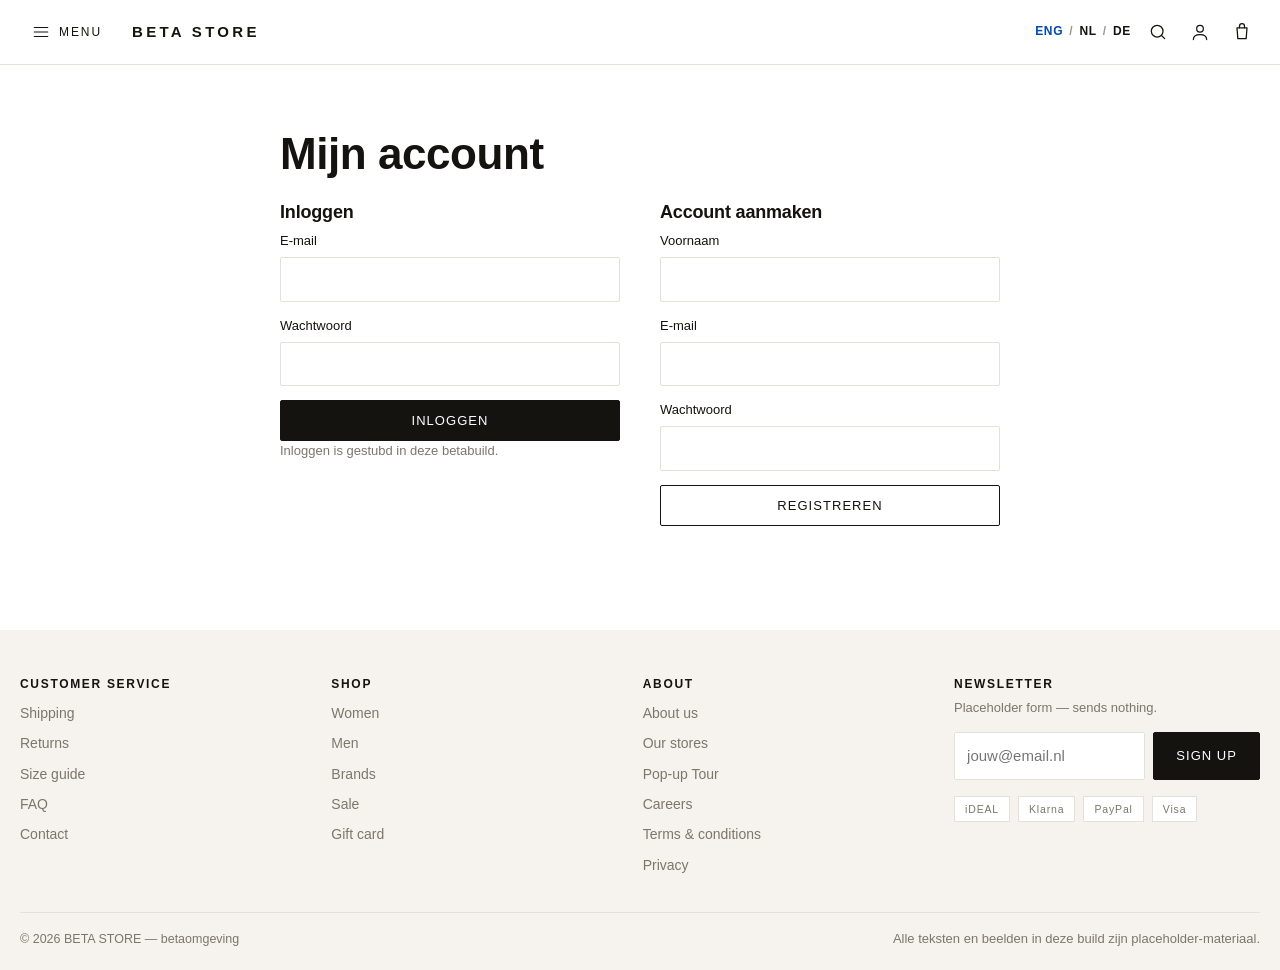
<file: account.html>
<!doctype html>
<html lang="nl">
<head>
<meta charset="utf-8">
<meta name="viewport" content="width=device-width,initial-scale=1">
<meta name="robots" content="noindex,nofollow">
<meta name="description" content="Beta-omgeving van een multi-brand concept store — placeholder content.">
<title>Account | BETA STORE (beta)</title>
<link rel="icon" href="data:image/svg+xml,%3Csvg%20xmlns%3D%22http%3A//www.w3.org/2000/svg%22%20viewBox%3D%220%200%2032%2032%22%3E%3Crect%20width%3D%2232%22%20height%3D%2232%22%20fill%3D%22%2315130f%22/%3E%3Ctext%20x%3D%2216%22%20y%3D%2222%22%20text-anchor%3D%22middle%22%20font-family%3D%22Helvetica%2CArial%22%20font-size%3D%2217%22%20font-weight%3D%22700%22%20fill%3D%22%23ffffff%22%3EB%3C/text%3E%3C/svg%3E">
<link rel="stylesheet" href="css/style.css">
</head>
<body>

<div class="beta-flag">BETA / TESTOMGEVING — placeholder content</div>
<div class="ann"><div class="ann__track"><span class="ann__item">Betaomgeving — er worden geen echte bestellingen verwerkt</span><span class="ann__item">Gratis verzending vanaf €50 — voorbeeldtekst</span><span class="ann__item">Zes winkels — placeholder</span><span class="ann__item">Betaomgeving — er worden geen echte bestellingen verwerkt</span><span class="ann__item">Gratis verzending vanaf €50 — voorbeeldtekst</span><span class="ann__item">Zes winkels — placeholder</span></div></div>
<header class="hdr">
  <div class="hdr__inner">
    <button class="icon-btn hdr__burger" aria-label="Menu" data-open="menu">
      <svg viewBox="0 0 24 24"><path d="M3 6h18M3 12h18M3 18h18"/></svg>
    </button>
    <a class="logo" href="index.html">BETA STORE</a>
    <div class="hdr__actions">
      <button class="icon-btn" aria-label="Zoeken" data-open="search">
        <svg viewBox="0 0 24 24"><circle cx="11" cy="11" r="7"/><path d="M20 20l-3.5-3.5"/></svg>
      </button>
      <a class="icon-btn" href="account.html" aria-label="Account">
        <svg viewBox="0 0 24 24"><circle cx="12" cy="8" r="4"/><path d="M4 21c0-4 3.6-6 8-6s8 2 8 6"/></svg>
      </a>
      <button class="icon-btn" aria-label="Winkelmand" data-open="cart">
        <svg viewBox="0 0 24 24"><path d="M6 7h12l-1 13H7L6 7z"/><path d="M9 7V5a3 3 0 016 0v2"/></svg>
        <span class="cart-count" data-cart-count>0</span>
      </button>
    </div>
  </div>
  <nav class="nav"><div class="nav__item has-mega"><a class="nav__link" href="collection.html?c=dames">Dames</a><div class="mega"><div class="mega__inner"><div class="mega__col"><h5>Nieuw binnen</h5><a href="collection.html">New in dames</a><a href="collection.html">Net binnen</a><a href="collection.html">Preorder</a></div><div class="mega__col"><h5>Kleding</h5><a href="collection.html">Jassen</a><a href="collection.html">Truien & vesten</a><a href="collection.html">Tops & blouses</a><a href="collection.html">Jurken & rokken</a><a href="collection.html">Broeken</a><a href="collection.html">Jeans</a></div><div class="mega__col"><h5>Accessoires</h5><a href="collection.html">Tassen</a><a href="collection.html">Sieraden</a><a href="collection.html">Riemen</a><a href="collection.html">Sjaals</a><a href="collection.html">Mutsen</a></div><div class="mega__col"><h5>Schoenen</h5><a href="collection.html">Sneakers</a><a href="collection.html">Laarzen</a><a href="collection.html">Loafers</a></div><a class="mega__promo" href="collection.html"><img src="data:image/svg+xml;utf8,%3Csvg%20xmlns%3D%22http%3A//www.w3.org/2000/svg%22%20viewBox%3D%220%200%20600%20400%22%3E%3Cdefs%3E%3ClinearGradient%20id%3D%22g%22%20x1%3D%220%22%20y1%3D%220%22%20x2%3D%221%22%20y2%3D%221%22%3E%3Cstop%20offset%3D%220%22%20stop-color%3D%22%23e9e3ea%22/%3E%3Cstop%20offset%3D%221%22%20stop-color%3D%22%23cec5d4%22/%3E%3C/linearGradient%3E%3C/defs%3E%3Crect%20width%3D%22600%22%20height%3D%22400%22%20fill%3D%22url%28%23g%29%22/%3E%3Ctext%20x%3D%2250%25%22%20y%3D%2250%25%22%20text-anchor%3D%22middle%22%20font-family%3D%22Helvetica%2CArial%22%20font-size%3D%2225%22%20fill%3D%22%238d8579%22%20letter-spacing%3D%226%22%3ECAMPAGNE%3C/text%3E%3C/svg%3E" alt=""><span>Bekijk de nieuwe collectie</span></a></div></div></div><div class="nav__item has-mega"><a class="nav__link" href="collection.html?c=heren">Heren</a><div class="mega"><div class="mega__inner"><div class="mega__col"><h5>Nieuw binnen</h5><a href="collection.html">New in heren</a><a href="collection.html">Net binnen</a><a href="collection.html">Preorder</a></div><div class="mega__col"><h5>Kleding</h5><a href="collection.html">Jassen</a><a href="collection.html">Truien & vesten</a><a href="collection.html">Overhemden</a><a href="collection.html">T-shirts</a><a href="collection.html">Broeken</a><a href="collection.html">Jeans</a></div><div class="mega__col"><h5>Accessoires</h5><a href="collection.html">Tassen</a><a href="collection.html">Riemen</a><a href="collection.html">Mutsen</a><a href="collection.html">Sokken</a></div><div class="mega__col"><h5>Schoenen</h5><a href="collection.html">Sneakers</a><a href="collection.html">Boots</a><a href="collection.html">Nette schoenen</a></div><a class="mega__promo" href="collection.html"><img src="data:image/svg+xml;utf8,%3Csvg%20xmlns%3D%22http%3A//www.w3.org/2000/svg%22%20viewBox%3D%220%200%20600%20400%22%3E%3Cdefs%3E%3ClinearGradient%20id%3D%22g%22%20x1%3D%220%22%20y1%3D%220%22%20x2%3D%221%22%20y2%3D%221%22%3E%3Cstop%20offset%3D%220%22%20stop-color%3D%22%23e9e3ea%22/%3E%3Cstop%20offset%3D%221%22%20stop-color%3D%22%23cec5d4%22/%3E%3C/linearGradient%3E%3C/defs%3E%3Crect%20width%3D%22600%22%20height%3D%22400%22%20fill%3D%22url%28%23g%29%22/%3E%3Ctext%20x%3D%2250%25%22%20y%3D%2250%25%22%20text-anchor%3D%22middle%22%20font-family%3D%22Helvetica%2CArial%22%20font-size%3D%2225%22%20fill%3D%22%238d8579%22%20letter-spacing%3D%226%22%3ECAMPAGNE%3C/text%3E%3C/svg%3E" alt=""><span>Bekijk de nieuwe collectie</span></a></div></div></div><div class="nav__item"><a class="nav__link" href="brands.html">Merken</a></div><div class="nav__item"><a class="nav__link" href="collection.html?c=sale">Sale</a></div><div class="nav__item"><a class="nav__link" href="stores.html">Winkels</a></div><div class="nav__item"><a class="nav__link" href="event.html">Pop-up Tour</a></div><div class="nav__item"><a class="nav__link" href="about.html">Over ons</a></div></nav>
</header>

<div class="drawer" id="menu" hidden>
  <div class="drawer__panel drawer__panel--left">
    <div class="drawer__head"><strong>Menu</strong><button class="icon-btn" data-close>&times;</button></div>
    <nav class="drawer__nav"><details><summary>Dames</summary><div class="drawer__sub"><a href="collection.html?c=dames"><strong>Alles in Dames</strong></a><a href="collection.html">New in dames</a><a href="collection.html">Net binnen</a><a href="collection.html">Preorder</a><a href="collection.html">Jassen</a><a href="collection.html">Truien & vesten</a><a href="collection.html">Tops & blouses</a><a href="collection.html">Jurken & rokken</a><a href="collection.html">Broeken</a><a href="collection.html">Jeans</a><a href="collection.html">Tassen</a><a href="collection.html">Sieraden</a><a href="collection.html">Riemen</a><a href="collection.html">Sjaals</a><a href="collection.html">Mutsen</a><a href="collection.html">Sneakers</a><a href="collection.html">Laarzen</a><a href="collection.html">Loafers</a></div></details><details><summary>Heren</summary><div class="drawer__sub"><a href="collection.html?c=heren"><strong>Alles in Heren</strong></a><a href="collection.html">New in heren</a><a href="collection.html">Net binnen</a><a href="collection.html">Preorder</a><a href="collection.html">Jassen</a><a href="collection.html">Truien & vesten</a><a href="collection.html">Overhemden</a><a href="collection.html">T-shirts</a><a href="collection.html">Broeken</a><a href="collection.html">Jeans</a><a href="collection.html">Tassen</a><a href="collection.html">Riemen</a><a href="collection.html">Mutsen</a><a href="collection.html">Sokken</a><a href="collection.html">Sneakers</a><a href="collection.html">Boots</a><a href="collection.html">Nette schoenen</a></div></details><a class="drawer__top" href="brands.html">Merken</a><a class="drawer__top" href="collection.html?c=sale">Sale</a><a class="drawer__top" href="stores.html">Winkels</a><a class="drawer__top" href="event.html">Pop-up Tour</a><a class="drawer__top" href="about.html">Over ons</a></nav>
  </div>
</div>

<div class="drawer" id="search" hidden>
  <div class="drawer__panel drawer__panel--top">
    <div class="drawer__head"><strong>Zoeken</strong><button class="icon-btn" data-close>&times;</button></div>
    <input class="search-input" type="search" placeholder="Zoek op product of merk..." data-search-input>
    <div class="search-results" data-search-results><p class="muted">Begin met typen om de testcatalogus te doorzoeken.</p></div>
  </div>
</div>

<div class="drawer" id="cart" hidden>
  <div class="drawer__panel drawer__panel--right">
    <div class="drawer__head"><strong>Winkelmand</strong><button class="icon-btn" data-close>&times;</button></div>
    <div class="cart-lines" data-cart-lines></div>
    <div class="cart-foot">
      <div class="cart-total"><span>Subtotaal</span><span data-cart-total>&euro;0,00</span></div>
      <p class="muted small">Betaomgeving — afrekenen is uitgeschakeld.</p>
      <a class="btn btn--block" href="cart.html">Naar winkelmand</a>
    </div>
  </div>
</div>

<main id="main">

<div class="page page--narrow">
  <h1>Mijn account</h1>
  <div class="auth">
    <form onsubmit="return false;">
      <h3>Inloggen</h3>
      <label>E-mail<input type="email" required></label>
      <label>Wachtwoord<input type="password" required></label>
      <button class="btn btn--block">Inloggen</button>
      <p class="muted small">Inloggen is gestubd in deze betabuild.</p>
    </form>
    <form onsubmit="return false;">
      <h3>Account aanmaken</h3>
      <label>Voornaam<input></label>
      <label>E-mail<input type="email"></label>
      <label>Wachtwoord<input type="password"></label>
      <button class="btn btn--ghost btn--block">Registreren</button>
    </form>
  </div>
</div>

</main>

<footer class="ftr">
  <div class="ftr__grid">
    <div><h4>Klantenservice</h4>
      <a href="#">Verzending</a><a href="#">Retourneren</a><a href="#">Maattabel</a>
      <a href="#">Veelgestelde vragen</a><a href="#">Contact</a></div>
    <div><h4>Shoppen</h4>
      <a href="collection.html?c=dames">Dames</a><a href="collection.html?c=heren">Heren</a>
      <a href="brands.html">Merken</a><a href="collection.html?c=sale">Sale</a>
      <a href="#">Cadeaubon</a></div>
    <div><h4>Over</h4>
      <a href="about.html">Over ons</a><a href="stores.html">Onze winkels</a><a href="event.html">Pop-up Tour</a>
      <a href="#">Werken bij</a><a href="#">Algemene voorwaarden</a><a href="#">Privacy</a></div>
    <div class="ftr__news"><h4>Nieuwsbrief</h4>
      <p class="muted small">Placeholder-formulier — verstuurt niets.</p>
      <form class="news" onsubmit="return false;">
        <input type="email" placeholder="jouw@email.nl" required>
        <button class="btn" type="submit">Aanmelden</button>
      </form>
      <div class="pay"><span>iDEAL</span><span>Klarna</span><span>PayPal</span><span>Visa</span></div>
    </div>
  </div>
  <div class="ftr__bar">
    <span>&copy; 2026 BETA STORE — betaomgeving</span>
    <span class="muted small">Alle teksten en beelden in deze build zijn placeholder-materiaal.</span>
  </div>
</footer>

<script src="js/data.js"></script>
<script src="js/i18n.js"></script>
<script src="js/app.js"></script>
</body>
</html>
</file>
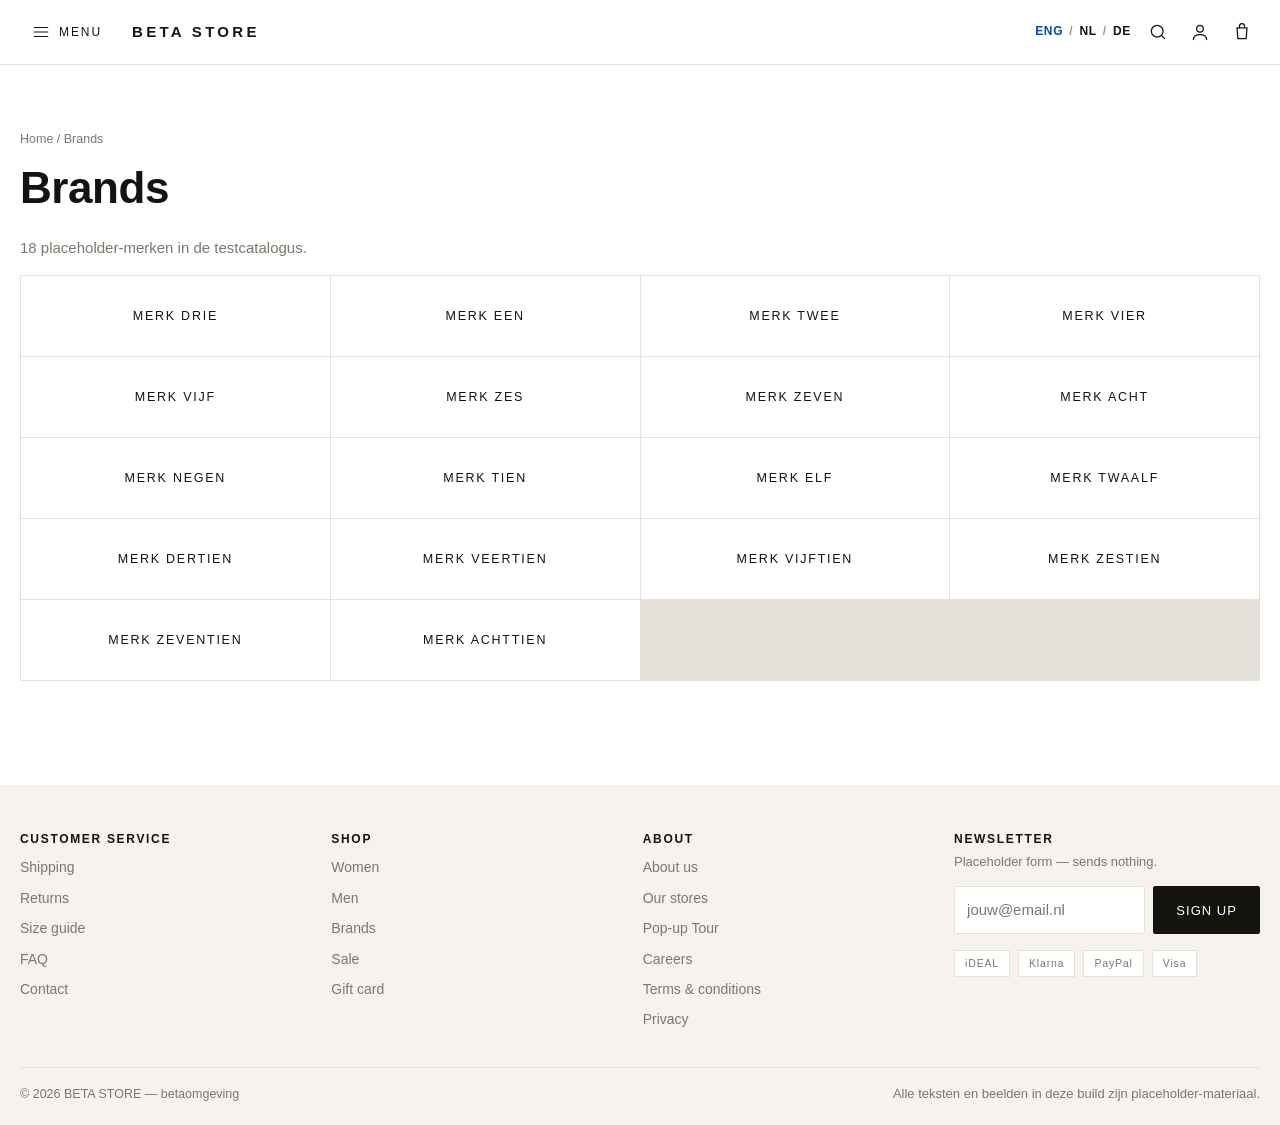
<file: brands.html>
<!doctype html>
<html lang="nl">
<head>
<meta charset="utf-8">
<meta name="viewport" content="width=device-width,initial-scale=1">
<meta name="robots" content="noindex,nofollow">
<meta name="description" content="Beta-omgeving van een multi-brand concept store — placeholder content.">
<title>Merken | BETA STORE (beta)</title>
<link rel="icon" href="data:image/svg+xml,%3Csvg%20xmlns%3D%22http%3A//www.w3.org/2000/svg%22%20viewBox%3D%220%200%2032%2032%22%3E%3Crect%20width%3D%2232%22%20height%3D%2232%22%20fill%3D%22%2315130f%22/%3E%3Ctext%20x%3D%2216%22%20y%3D%2222%22%20text-anchor%3D%22middle%22%20font-family%3D%22Helvetica%2CArial%22%20font-size%3D%2217%22%20font-weight%3D%22700%22%20fill%3D%22%23ffffff%22%3EB%3C/text%3E%3C/svg%3E">
<link rel="stylesheet" href="css/style.css">
</head>
<body>

<div class="beta-flag">BETA / TESTOMGEVING — placeholder content</div>
<div class="ann"><div class="ann__track"><span class="ann__item">Betaomgeving — er worden geen echte bestellingen verwerkt</span><span class="ann__item">Gratis verzending vanaf €50 — voorbeeldtekst</span><span class="ann__item">Zes winkels — placeholder</span><span class="ann__item">Betaomgeving — er worden geen echte bestellingen verwerkt</span><span class="ann__item">Gratis verzending vanaf €50 — voorbeeldtekst</span><span class="ann__item">Zes winkels — placeholder</span></div></div>
<header class="hdr">
  <div class="hdr__inner">
    <button class="icon-btn hdr__burger" aria-label="Menu" data-open="menu">
      <svg viewBox="0 0 24 24"><path d="M3 6h18M3 12h18M3 18h18"/></svg>
    </button>
    <a class="logo" href="index.html">BETA STORE</a>
    <div class="hdr__actions">
      <button class="icon-btn" aria-label="Zoeken" data-open="search">
        <svg viewBox="0 0 24 24"><circle cx="11" cy="11" r="7"/><path d="M20 20l-3.5-3.5"/></svg>
      </button>
      <a class="icon-btn" href="account.html" aria-label="Account">
        <svg viewBox="0 0 24 24"><circle cx="12" cy="8" r="4"/><path d="M4 21c0-4 3.6-6 8-6s8 2 8 6"/></svg>
      </a>
      <button class="icon-btn" aria-label="Winkelmand" data-open="cart">
        <svg viewBox="0 0 24 24"><path d="M6 7h12l-1 13H7L6 7z"/><path d="M9 7V5a3 3 0 016 0v2"/></svg>
        <span class="cart-count" data-cart-count>0</span>
      </button>
    </div>
  </div>
  <nav class="nav"><div class="nav__item has-mega"><a class="nav__link" href="collection.html?c=dames">Dames</a><div class="mega"><div class="mega__inner"><div class="mega__col"><h5>Nieuw binnen</h5><a href="collection.html">New in dames</a><a href="collection.html">Net binnen</a><a href="collection.html">Preorder</a></div><div class="mega__col"><h5>Kleding</h5><a href="collection.html">Jassen</a><a href="collection.html">Truien & vesten</a><a href="collection.html">Tops & blouses</a><a href="collection.html">Jurken & rokken</a><a href="collection.html">Broeken</a><a href="collection.html">Jeans</a></div><div class="mega__col"><h5>Accessoires</h5><a href="collection.html">Tassen</a><a href="collection.html">Sieraden</a><a href="collection.html">Riemen</a><a href="collection.html">Sjaals</a><a href="collection.html">Mutsen</a></div><div class="mega__col"><h5>Schoenen</h5><a href="collection.html">Sneakers</a><a href="collection.html">Laarzen</a><a href="collection.html">Loafers</a></div><a class="mega__promo" href="collection.html"><img src="data:image/svg+xml;utf8,%3Csvg%20xmlns%3D%22http%3A//www.w3.org/2000/svg%22%20viewBox%3D%220%200%20600%20400%22%3E%3Cdefs%3E%3ClinearGradient%20id%3D%22g%22%20x1%3D%220%22%20y1%3D%220%22%20x2%3D%221%22%20y2%3D%221%22%3E%3Cstop%20offset%3D%220%22%20stop-color%3D%22%23e9e3ea%22/%3E%3Cstop%20offset%3D%221%22%20stop-color%3D%22%23cec5d4%22/%3E%3C/linearGradient%3E%3C/defs%3E%3Crect%20width%3D%22600%22%20height%3D%22400%22%20fill%3D%22url%28%23g%29%22/%3E%3Ctext%20x%3D%2250%25%22%20y%3D%2250%25%22%20text-anchor%3D%22middle%22%20font-family%3D%22Helvetica%2CArial%22%20font-size%3D%2225%22%20fill%3D%22%238d8579%22%20letter-spacing%3D%226%22%3ECAMPAGNE%3C/text%3E%3C/svg%3E" alt=""><span>Bekijk de nieuwe collectie</span></a></div></div></div><div class="nav__item has-mega"><a class="nav__link" href="collection.html?c=heren">Heren</a><div class="mega"><div class="mega__inner"><div class="mega__col"><h5>Nieuw binnen</h5><a href="collection.html">New in heren</a><a href="collection.html">Net binnen</a><a href="collection.html">Preorder</a></div><div class="mega__col"><h5>Kleding</h5><a href="collection.html">Jassen</a><a href="collection.html">Truien & vesten</a><a href="collection.html">Overhemden</a><a href="collection.html">T-shirts</a><a href="collection.html">Broeken</a><a href="collection.html">Jeans</a></div><div class="mega__col"><h5>Accessoires</h5><a href="collection.html">Tassen</a><a href="collection.html">Riemen</a><a href="collection.html">Mutsen</a><a href="collection.html">Sokken</a></div><div class="mega__col"><h5>Schoenen</h5><a href="collection.html">Sneakers</a><a href="collection.html">Boots</a><a href="collection.html">Nette schoenen</a></div><a class="mega__promo" href="collection.html"><img src="data:image/svg+xml;utf8,%3Csvg%20xmlns%3D%22http%3A//www.w3.org/2000/svg%22%20viewBox%3D%220%200%20600%20400%22%3E%3Cdefs%3E%3ClinearGradient%20id%3D%22g%22%20x1%3D%220%22%20y1%3D%220%22%20x2%3D%221%22%20y2%3D%221%22%3E%3Cstop%20offset%3D%220%22%20stop-color%3D%22%23e9e3ea%22/%3E%3Cstop%20offset%3D%221%22%20stop-color%3D%22%23cec5d4%22/%3E%3C/linearGradient%3E%3C/defs%3E%3Crect%20width%3D%22600%22%20height%3D%22400%22%20fill%3D%22url%28%23g%29%22/%3E%3Ctext%20x%3D%2250%25%22%20y%3D%2250%25%22%20text-anchor%3D%22middle%22%20font-family%3D%22Helvetica%2CArial%22%20font-size%3D%2225%22%20fill%3D%22%238d8579%22%20letter-spacing%3D%226%22%3ECAMPAGNE%3C/text%3E%3C/svg%3E" alt=""><span>Bekijk de nieuwe collectie</span></a></div></div></div><div class="nav__item"><a class="nav__link is-active" href="brands.html">Merken</a></div><div class="nav__item"><a class="nav__link" href="collection.html?c=sale">Sale</a></div><div class="nav__item"><a class="nav__link" href="stores.html">Winkels</a></div><div class="nav__item"><a class="nav__link" href="event.html">Pop-up Tour</a></div><div class="nav__item"><a class="nav__link" href="about.html">Over ons</a></div></nav>
</header>

<div class="drawer" id="menu" hidden>
  <div class="drawer__panel drawer__panel--left">
    <div class="drawer__head"><strong>Menu</strong><button class="icon-btn" data-close>&times;</button></div>
    <nav class="drawer__nav"><details><summary>Dames</summary><div class="drawer__sub"><a href="collection.html?c=dames"><strong>Alles in Dames</strong></a><a href="collection.html">New in dames</a><a href="collection.html">Net binnen</a><a href="collection.html">Preorder</a><a href="collection.html">Jassen</a><a href="collection.html">Truien & vesten</a><a href="collection.html">Tops & blouses</a><a href="collection.html">Jurken & rokken</a><a href="collection.html">Broeken</a><a href="collection.html">Jeans</a><a href="collection.html">Tassen</a><a href="collection.html">Sieraden</a><a href="collection.html">Riemen</a><a href="collection.html">Sjaals</a><a href="collection.html">Mutsen</a><a href="collection.html">Sneakers</a><a href="collection.html">Laarzen</a><a href="collection.html">Loafers</a></div></details><details><summary>Heren</summary><div class="drawer__sub"><a href="collection.html?c=heren"><strong>Alles in Heren</strong></a><a href="collection.html">New in heren</a><a href="collection.html">Net binnen</a><a href="collection.html">Preorder</a><a href="collection.html">Jassen</a><a href="collection.html">Truien & vesten</a><a href="collection.html">Overhemden</a><a href="collection.html">T-shirts</a><a href="collection.html">Broeken</a><a href="collection.html">Jeans</a><a href="collection.html">Tassen</a><a href="collection.html">Riemen</a><a href="collection.html">Mutsen</a><a href="collection.html">Sokken</a><a href="collection.html">Sneakers</a><a href="collection.html">Boots</a><a href="collection.html">Nette schoenen</a></div></details><a class="drawer__top" href="brands.html">Merken</a><a class="drawer__top" href="collection.html?c=sale">Sale</a><a class="drawer__top" href="stores.html">Winkels</a><a class="drawer__top" href="event.html">Pop-up Tour</a><a class="drawer__top" href="about.html">Over ons</a></nav>
  </div>
</div>

<div class="drawer" id="search" hidden>
  <div class="drawer__panel drawer__panel--top">
    <div class="drawer__head"><strong>Zoeken</strong><button class="icon-btn" data-close>&times;</button></div>
    <input class="search-input" type="search" placeholder="Zoek op product of merk..." data-search-input>
    <div class="search-results" data-search-results><p class="muted">Begin met typen om de testcatalogus te doorzoeken.</p></div>
  </div>
</div>

<div class="drawer" id="cart" hidden>
  <div class="drawer__panel drawer__panel--right">
    <div class="drawer__head"><strong>Winkelmand</strong><button class="icon-btn" data-close>&times;</button></div>
    <div class="cart-lines" data-cart-lines></div>
    <div class="cart-foot">
      <div class="cart-total"><span>Subtotaal</span><span data-cart-total>&euro;0,00</span></div>
      <p class="muted small">Betaomgeving — afrekenen is uitgeschakeld.</p>
      <a class="btn btn--block" href="cart.html">Naar winkelmand</a>
    </div>
  </div>
</div>

<main id="main">

<div class="page">
  <nav class="crumbs"><a href="index.html">Home</a> / <span>Merken</span></nav>
  <h1>Merken</h1>
  <p class="muted">18 placeholder-merken in de testcatalogus.</p>
  <div class="brand-grid"><a class="brand-tile" href="collection.html">MERK DRIE</a><a class="brand-tile" href="collection.html">MERK EEN</a><a class="brand-tile" href="collection.html">MERK TWEE</a><a class="brand-tile" href="collection.html">MERK VIER</a><a class="brand-tile" href="collection.html">MERK VIJF</a><a class="brand-tile" href="collection.html">MERK ZES</a><a class="brand-tile" href="collection.html">MERK ZEVEN</a><a class="brand-tile" href="collection.html">MERK ACHT</a><a class="brand-tile" href="collection.html">MERK NEGEN</a><a class="brand-tile" href="collection.html">MERK TIEN</a><a class="brand-tile" href="collection.html">MERK ELF</a><a class="brand-tile" href="collection.html">MERK TWAALF</a><a class="brand-tile" href="collection.html">MERK DERTIEN</a><a class="brand-tile" href="collection.html">MERK VEERTIEN</a><a class="brand-tile" href="collection.html">MERK VIJFTIEN</a><a class="brand-tile" href="collection.html">MERK ZESTIEN</a><a class="brand-tile" href="collection.html">MERK ZEVENTIEN</a><a class="brand-tile" href="collection.html">MERK ACHTTIEN</a></div>
</div>

</main>

<footer class="ftr">
  <div class="ftr__grid">
    <div><h4>Klantenservice</h4>
      <a href="#">Verzending</a><a href="#">Retourneren</a><a href="#">Maattabel</a>
      <a href="#">Veelgestelde vragen</a><a href="#">Contact</a></div>
    <div><h4>Shoppen</h4>
      <a href="collection.html?c=dames">Dames</a><a href="collection.html?c=heren">Heren</a>
      <a href="brands.html">Merken</a><a href="collection.html?c=sale">Sale</a>
      <a href="#">Cadeaubon</a></div>
    <div><h4>Over</h4>
      <a href="about.html">Over ons</a><a href="stores.html">Onze winkels</a><a href="event.html">Pop-up Tour</a>
      <a href="#">Werken bij</a><a href="#">Algemene voorwaarden</a><a href="#">Privacy</a></div>
    <div class="ftr__news"><h4>Nieuwsbrief</h4>
      <p class="muted small">Placeholder-formulier — verstuurt niets.</p>
      <form class="news" onsubmit="return false;">
        <input type="email" placeholder="jouw@email.nl" required>
        <button class="btn" type="submit">Aanmelden</button>
      </form>
      <div class="pay"><span>iDEAL</span><span>Klarna</span><span>PayPal</span><span>Visa</span></div>
    </div>
  </div>
  <div class="ftr__bar">
    <span>&copy; 2026 BETA STORE — betaomgeving</span>
    <span class="muted small">Alle teksten en beelden in deze build zijn placeholder-materiaal.</span>
  </div>
</footer>

<script src="js/data.js"></script>
<script src="js/i18n.js"></script>
<script src="js/app.js"></script>
</body>
</html>
</file>
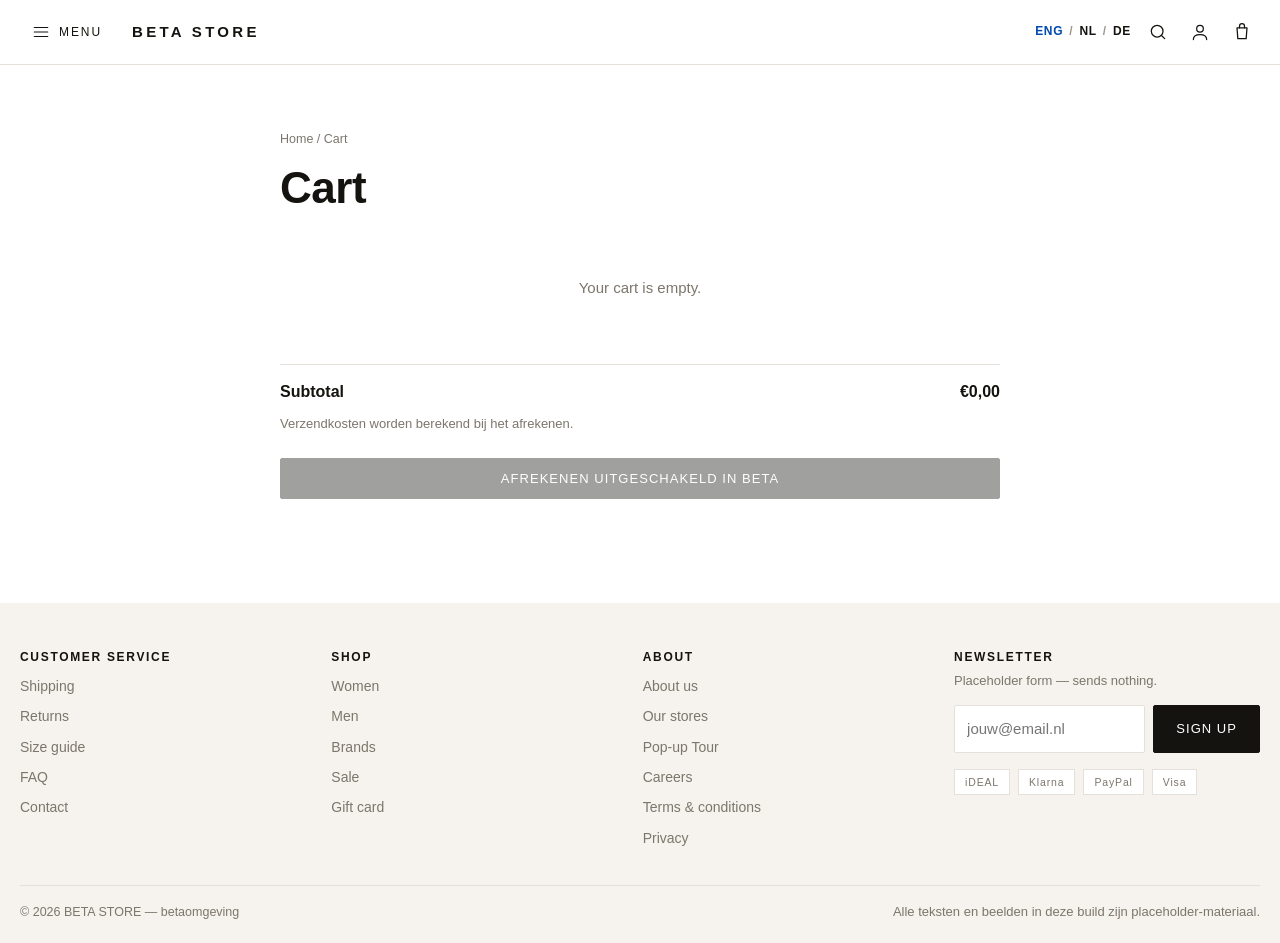
<file: cart.html>
<!doctype html>
<html lang="nl">
<head>
<meta charset="utf-8">
<meta name="viewport" content="width=device-width,initial-scale=1">
<meta name="robots" content="noindex,nofollow">
<meta name="description" content="Beta-omgeving van een multi-brand concept store — placeholder content.">
<title>Winkelmand | BETA STORE (beta)</title>
<link rel="icon" href="data:image/svg+xml,%3Csvg%20xmlns%3D%22http%3A//www.w3.org/2000/svg%22%20viewBox%3D%220%200%2032%2032%22%3E%3Crect%20width%3D%2232%22%20height%3D%2232%22%20fill%3D%22%2315130f%22/%3E%3Ctext%20x%3D%2216%22%20y%3D%2222%22%20text-anchor%3D%22middle%22%20font-family%3D%22Helvetica%2CArial%22%20font-size%3D%2217%22%20font-weight%3D%22700%22%20fill%3D%22%23ffffff%22%3EB%3C/text%3E%3C/svg%3E">
<link rel="stylesheet" href="css/style.css">
</head>
<body>

<div class="beta-flag">BETA / TESTOMGEVING — placeholder content</div>
<div class="ann"><div class="ann__track"><span class="ann__item">Betaomgeving — er worden geen echte bestellingen verwerkt</span><span class="ann__item">Gratis verzending vanaf €50 — voorbeeldtekst</span><span class="ann__item">Zes winkels — placeholder</span><span class="ann__item">Betaomgeving — er worden geen echte bestellingen verwerkt</span><span class="ann__item">Gratis verzending vanaf €50 — voorbeeldtekst</span><span class="ann__item">Zes winkels — placeholder</span></div></div>
<header class="hdr">
  <div class="hdr__inner">
    <button class="icon-btn hdr__burger" aria-label="Menu" data-open="menu">
      <svg viewBox="0 0 24 24"><path d="M3 6h18M3 12h18M3 18h18"/></svg>
    </button>
    <a class="logo" href="index.html">BETA STORE</a>
    <div class="hdr__actions">
      <button class="icon-btn" aria-label="Zoeken" data-open="search">
        <svg viewBox="0 0 24 24"><circle cx="11" cy="11" r="7"/><path d="M20 20l-3.5-3.5"/></svg>
      </button>
      <a class="icon-btn" href="account.html" aria-label="Account">
        <svg viewBox="0 0 24 24"><circle cx="12" cy="8" r="4"/><path d="M4 21c0-4 3.6-6 8-6s8 2 8 6"/></svg>
      </a>
      <button class="icon-btn" aria-label="Winkelmand" data-open="cart">
        <svg viewBox="0 0 24 24"><path d="M6 7h12l-1 13H7L6 7z"/><path d="M9 7V5a3 3 0 016 0v2"/></svg>
        <span class="cart-count" data-cart-count>0</span>
      </button>
    </div>
  </div>
  <nav class="nav"><div class="nav__item has-mega"><a class="nav__link" href="collection.html?c=dames">Dames</a><div class="mega"><div class="mega__inner"><div class="mega__col"><h5>Nieuw binnen</h5><a href="collection.html">New in dames</a><a href="collection.html">Net binnen</a><a href="collection.html">Preorder</a></div><div class="mega__col"><h5>Kleding</h5><a href="collection.html">Jassen</a><a href="collection.html">Truien & vesten</a><a href="collection.html">Tops & blouses</a><a href="collection.html">Jurken & rokken</a><a href="collection.html">Broeken</a><a href="collection.html">Jeans</a></div><div class="mega__col"><h5>Accessoires</h5><a href="collection.html">Tassen</a><a href="collection.html">Sieraden</a><a href="collection.html">Riemen</a><a href="collection.html">Sjaals</a><a href="collection.html">Mutsen</a></div><div class="mega__col"><h5>Schoenen</h5><a href="collection.html">Sneakers</a><a href="collection.html">Laarzen</a><a href="collection.html">Loafers</a></div><a class="mega__promo" href="collection.html"><img src="data:image/svg+xml;utf8,%3Csvg%20xmlns%3D%22http%3A//www.w3.org/2000/svg%22%20viewBox%3D%220%200%20600%20400%22%3E%3Cdefs%3E%3ClinearGradient%20id%3D%22g%22%20x1%3D%220%22%20y1%3D%220%22%20x2%3D%221%22%20y2%3D%221%22%3E%3Cstop%20offset%3D%220%22%20stop-color%3D%22%23e9e3ea%22/%3E%3Cstop%20offset%3D%221%22%20stop-color%3D%22%23cec5d4%22/%3E%3C/linearGradient%3E%3C/defs%3E%3Crect%20width%3D%22600%22%20height%3D%22400%22%20fill%3D%22url%28%23g%29%22/%3E%3Ctext%20x%3D%2250%25%22%20y%3D%2250%25%22%20text-anchor%3D%22middle%22%20font-family%3D%22Helvetica%2CArial%22%20font-size%3D%2225%22%20fill%3D%22%238d8579%22%20letter-spacing%3D%226%22%3ECAMPAGNE%3C/text%3E%3C/svg%3E" alt=""><span>Bekijk de nieuwe collectie</span></a></div></div></div><div class="nav__item has-mega"><a class="nav__link" href="collection.html?c=heren">Heren</a><div class="mega"><div class="mega__inner"><div class="mega__col"><h5>Nieuw binnen</h5><a href="collection.html">New in heren</a><a href="collection.html">Net binnen</a><a href="collection.html">Preorder</a></div><div class="mega__col"><h5>Kleding</h5><a href="collection.html">Jassen</a><a href="collection.html">Truien & vesten</a><a href="collection.html">Overhemden</a><a href="collection.html">T-shirts</a><a href="collection.html">Broeken</a><a href="collection.html">Jeans</a></div><div class="mega__col"><h5>Accessoires</h5><a href="collection.html">Tassen</a><a href="collection.html">Riemen</a><a href="collection.html">Mutsen</a><a href="collection.html">Sokken</a></div><div class="mega__col"><h5>Schoenen</h5><a href="collection.html">Sneakers</a><a href="collection.html">Boots</a><a href="collection.html">Nette schoenen</a></div><a class="mega__promo" href="collection.html"><img src="data:image/svg+xml;utf8,%3Csvg%20xmlns%3D%22http%3A//www.w3.org/2000/svg%22%20viewBox%3D%220%200%20600%20400%22%3E%3Cdefs%3E%3ClinearGradient%20id%3D%22g%22%20x1%3D%220%22%20y1%3D%220%22%20x2%3D%221%22%20y2%3D%221%22%3E%3Cstop%20offset%3D%220%22%20stop-color%3D%22%23e9e3ea%22/%3E%3Cstop%20offset%3D%221%22%20stop-color%3D%22%23cec5d4%22/%3E%3C/linearGradient%3E%3C/defs%3E%3Crect%20width%3D%22600%22%20height%3D%22400%22%20fill%3D%22url%28%23g%29%22/%3E%3Ctext%20x%3D%2250%25%22%20y%3D%2250%25%22%20text-anchor%3D%22middle%22%20font-family%3D%22Helvetica%2CArial%22%20font-size%3D%2225%22%20fill%3D%22%238d8579%22%20letter-spacing%3D%226%22%3ECAMPAGNE%3C/text%3E%3C/svg%3E" alt=""><span>Bekijk de nieuwe collectie</span></a></div></div></div><div class="nav__item"><a class="nav__link" href="brands.html">Merken</a></div><div class="nav__item"><a class="nav__link" href="collection.html?c=sale">Sale</a></div><div class="nav__item"><a class="nav__link" href="stores.html">Winkels</a></div><div class="nav__item"><a class="nav__link" href="event.html">Pop-up Tour</a></div><div class="nav__item"><a class="nav__link" href="about.html">Over ons</a></div></nav>
</header>

<div class="drawer" id="menu" hidden>
  <div class="drawer__panel drawer__panel--left">
    <div class="drawer__head"><strong>Menu</strong><button class="icon-btn" data-close>&times;</button></div>
    <nav class="drawer__nav"><details><summary>Dames</summary><div class="drawer__sub"><a href="collection.html?c=dames"><strong>Alles in Dames</strong></a><a href="collection.html">New in dames</a><a href="collection.html">Net binnen</a><a href="collection.html">Preorder</a><a href="collection.html">Jassen</a><a href="collection.html">Truien & vesten</a><a href="collection.html">Tops & blouses</a><a href="collection.html">Jurken & rokken</a><a href="collection.html">Broeken</a><a href="collection.html">Jeans</a><a href="collection.html">Tassen</a><a href="collection.html">Sieraden</a><a href="collection.html">Riemen</a><a href="collection.html">Sjaals</a><a href="collection.html">Mutsen</a><a href="collection.html">Sneakers</a><a href="collection.html">Laarzen</a><a href="collection.html">Loafers</a></div></details><details><summary>Heren</summary><div class="drawer__sub"><a href="collection.html?c=heren"><strong>Alles in Heren</strong></a><a href="collection.html">New in heren</a><a href="collection.html">Net binnen</a><a href="collection.html">Preorder</a><a href="collection.html">Jassen</a><a href="collection.html">Truien & vesten</a><a href="collection.html">Overhemden</a><a href="collection.html">T-shirts</a><a href="collection.html">Broeken</a><a href="collection.html">Jeans</a><a href="collection.html">Tassen</a><a href="collection.html">Riemen</a><a href="collection.html">Mutsen</a><a href="collection.html">Sokken</a><a href="collection.html">Sneakers</a><a href="collection.html">Boots</a><a href="collection.html">Nette schoenen</a></div></details><a class="drawer__top" href="brands.html">Merken</a><a class="drawer__top" href="collection.html?c=sale">Sale</a><a class="drawer__top" href="stores.html">Winkels</a><a class="drawer__top" href="event.html">Pop-up Tour</a><a class="drawer__top" href="about.html">Over ons</a></nav>
  </div>
</div>

<div class="drawer" id="search" hidden>
  <div class="drawer__panel drawer__panel--top">
    <div class="drawer__head"><strong>Zoeken</strong><button class="icon-btn" data-close>&times;</button></div>
    <input class="search-input" type="search" placeholder="Zoek op product of merk..." data-search-input>
    <div class="search-results" data-search-results><p class="muted">Begin met typen om de testcatalogus te doorzoeken.</p></div>
  </div>
</div>

<div class="drawer" id="cart" hidden>
  <div class="drawer__panel drawer__panel--right">
    <div class="drawer__head"><strong>Winkelmand</strong><button class="icon-btn" data-close>&times;</button></div>
    <div class="cart-lines" data-cart-lines></div>
    <div class="cart-foot">
      <div class="cart-total"><span>Subtotaal</span><span data-cart-total>&euro;0,00</span></div>
      <p class="muted small">Betaomgeving — afrekenen is uitgeschakeld.</p>
      <a class="btn btn--block" href="cart.html">Naar winkelmand</a>
    </div>
  </div>
</div>

<main id="main">

<div class="page page--narrow">
  <nav class="crumbs"><a href="index.html">Home</a> / <span>Winkelmand</span></nav>
  <h1>Winkelmand</h1>
  <div data-cart-page></div>
  <div class="cart-foot cart-foot--page">
    <div class="cart-total"><span>Subtotaal</span><span data-cart-total>&euro;0,00</span></div>
    <p class="muted small">Verzendkosten worden berekend bij het afrekenen.</p>
    <button class="btn btn--block" disabled>Afrekenen uitgeschakeld in beta</button>
  </div>
</div>

</main>

<footer class="ftr">
  <div class="ftr__grid">
    <div><h4>Klantenservice</h4>
      <a href="#">Verzending</a><a href="#">Retourneren</a><a href="#">Maattabel</a>
      <a href="#">Veelgestelde vragen</a><a href="#">Contact</a></div>
    <div><h4>Shoppen</h4>
      <a href="collection.html?c=dames">Dames</a><a href="collection.html?c=heren">Heren</a>
      <a href="brands.html">Merken</a><a href="collection.html?c=sale">Sale</a>
      <a href="#">Cadeaubon</a></div>
    <div><h4>Over</h4>
      <a href="about.html">Over ons</a><a href="stores.html">Onze winkels</a><a href="event.html">Pop-up Tour</a>
      <a href="#">Werken bij</a><a href="#">Algemene voorwaarden</a><a href="#">Privacy</a></div>
    <div class="ftr__news"><h4>Nieuwsbrief</h4>
      <p class="muted small">Placeholder-formulier — verstuurt niets.</p>
      <form class="news" onsubmit="return false;">
        <input type="email" placeholder="jouw@email.nl" required>
        <button class="btn" type="submit">Aanmelden</button>
      </form>
      <div class="pay"><span>iDEAL</span><span>Klarna</span><span>PayPal</span><span>Visa</span></div>
    </div>
  </div>
  <div class="ftr__bar">
    <span>&copy; 2026 BETA STORE — betaomgeving</span>
    <span class="muted small">Alle teksten en beelden in deze build zijn placeholder-materiaal.</span>
  </div>
</footer>

<script src="js/data.js"></script>
<script src="js/i18n.js"></script>
<script src="js/app.js"></script>
</body>
</html>
</file>
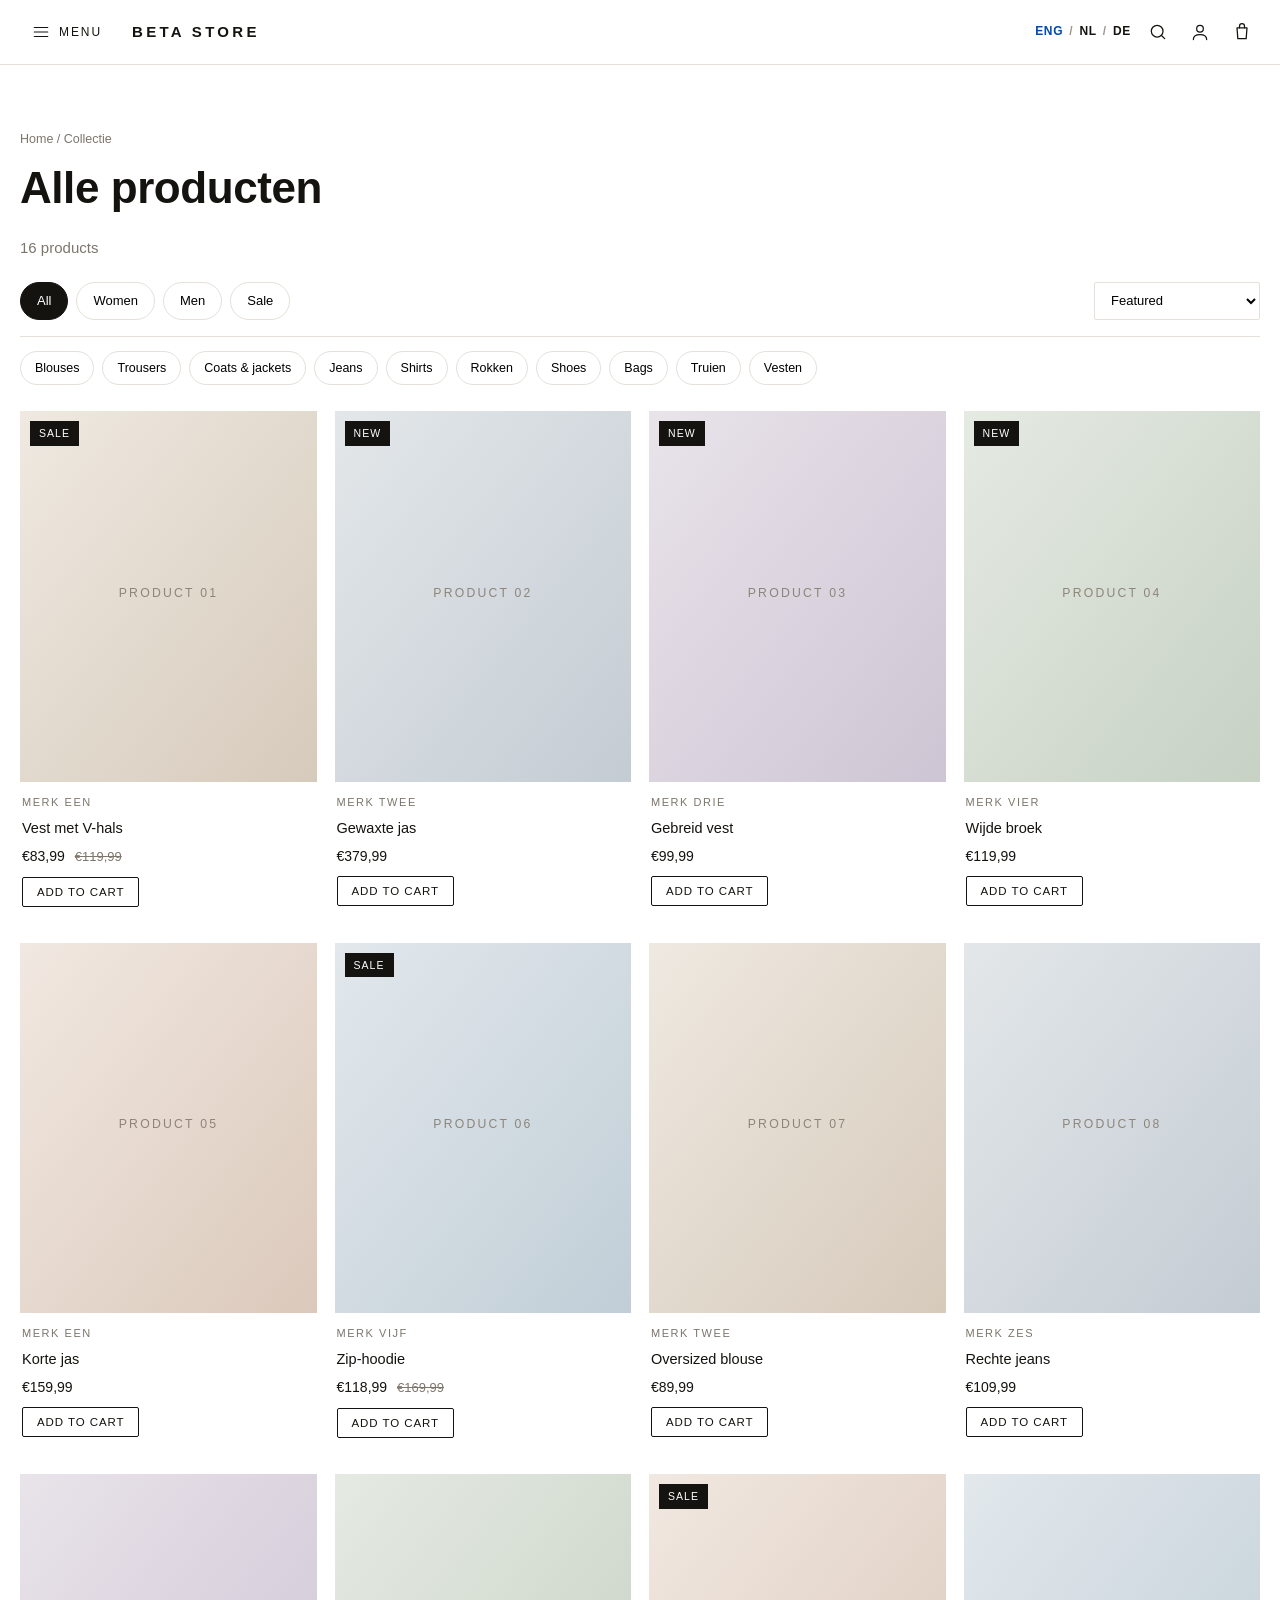
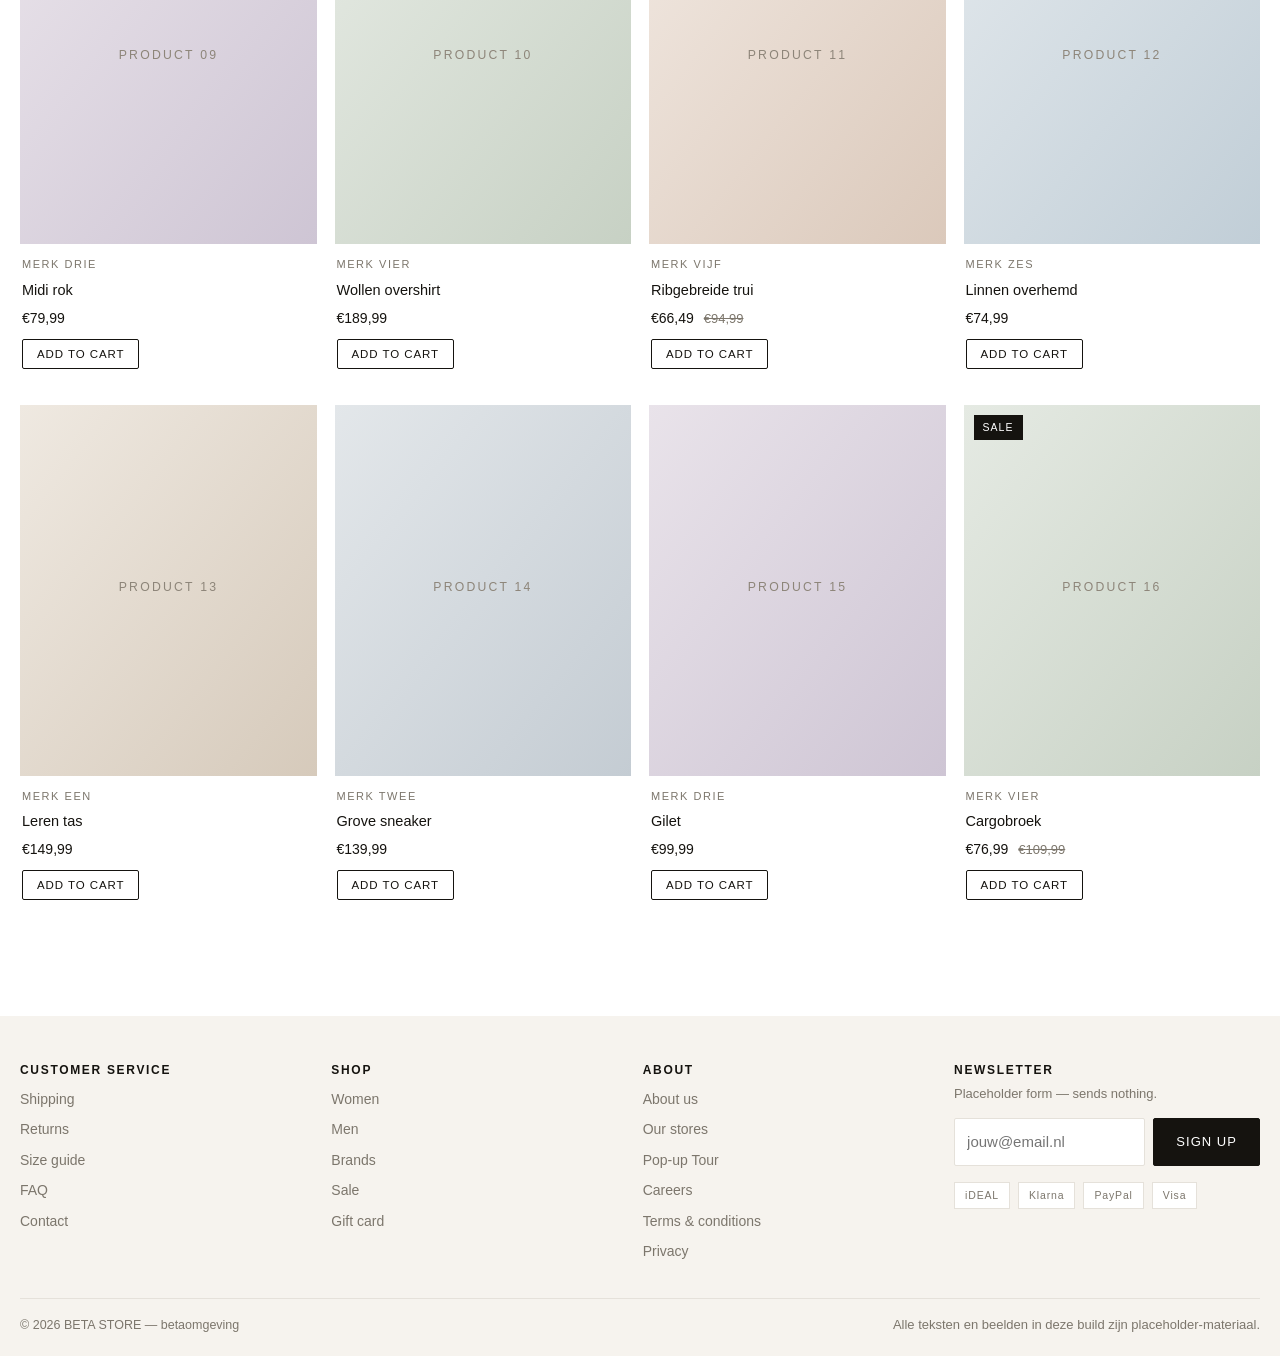
<file: collection.html>
<!doctype html>
<html lang="nl">
<head>
<meta charset="utf-8">
<meta name="viewport" content="width=device-width,initial-scale=1">
<meta name="robots" content="noindex,nofollow">
<meta name="description" content="Beta-omgeving van een multi-brand concept store — placeholder content.">
<title>Collectie | BETA STORE (beta)</title>
<link rel="icon" href="data:image/svg+xml,%3Csvg%20xmlns%3D%22http%3A//www.w3.org/2000/svg%22%20viewBox%3D%220%200%2032%2032%22%3E%3Crect%20width%3D%2232%22%20height%3D%2232%22%20fill%3D%22%2315130f%22/%3E%3Ctext%20x%3D%2216%22%20y%3D%2222%22%20text-anchor%3D%22middle%22%20font-family%3D%22Helvetica%2CArial%22%20font-size%3D%2217%22%20font-weight%3D%22700%22%20fill%3D%22%23ffffff%22%3EB%3C/text%3E%3C/svg%3E">
<link rel="stylesheet" href="css/style.css">
</head>
<body>

<div class="beta-flag">BETA / TESTOMGEVING — placeholder content</div>
<div class="ann"><div class="ann__track"><span class="ann__item">Betaomgeving — er worden geen echte bestellingen verwerkt</span><span class="ann__item">Gratis verzending vanaf €50 — voorbeeldtekst</span><span class="ann__item">Zes winkels — placeholder</span><span class="ann__item">Betaomgeving — er worden geen echte bestellingen verwerkt</span><span class="ann__item">Gratis verzending vanaf €50 — voorbeeldtekst</span><span class="ann__item">Zes winkels — placeholder</span></div></div>
<header class="hdr">
  <div class="hdr__inner">
    <button class="icon-btn hdr__burger" aria-label="Menu" data-open="menu">
      <svg viewBox="0 0 24 24"><path d="M3 6h18M3 12h18M3 18h18"/></svg>
    </button>
    <a class="logo" href="index.html">BETA STORE</a>
    <div class="hdr__actions">
      <button class="icon-btn" aria-label="Zoeken" data-open="search">
        <svg viewBox="0 0 24 24"><circle cx="11" cy="11" r="7"/><path d="M20 20l-3.5-3.5"/></svg>
      </button>
      <a class="icon-btn" href="account.html" aria-label="Account">
        <svg viewBox="0 0 24 24"><circle cx="12" cy="8" r="4"/><path d="M4 21c0-4 3.6-6 8-6s8 2 8 6"/></svg>
      </a>
      <button class="icon-btn" aria-label="Winkelmand" data-open="cart">
        <svg viewBox="0 0 24 24"><path d="M6 7h12l-1 13H7L6 7z"/><path d="M9 7V5a3 3 0 016 0v2"/></svg>
        <span class="cart-count" data-cart-count>0</span>
      </button>
    </div>
  </div>
  <nav class="nav"><div class="nav__item has-mega"><a class="nav__link" href="collection.html?c=dames">Dames</a><div class="mega"><div class="mega__inner"><div class="mega__col"><h5>Nieuw binnen</h5><a href="collection.html">New in dames</a><a href="collection.html">Net binnen</a><a href="collection.html">Preorder</a></div><div class="mega__col"><h5>Kleding</h5><a href="collection.html">Jassen</a><a href="collection.html">Truien & vesten</a><a href="collection.html">Tops & blouses</a><a href="collection.html">Jurken & rokken</a><a href="collection.html">Broeken</a><a href="collection.html">Jeans</a></div><div class="mega__col"><h5>Accessoires</h5><a href="collection.html">Tassen</a><a href="collection.html">Sieraden</a><a href="collection.html">Riemen</a><a href="collection.html">Sjaals</a><a href="collection.html">Mutsen</a></div><div class="mega__col"><h5>Schoenen</h5><a href="collection.html">Sneakers</a><a href="collection.html">Laarzen</a><a href="collection.html">Loafers</a></div><a class="mega__promo" href="collection.html"><img src="data:image/svg+xml;utf8,%3Csvg%20xmlns%3D%22http%3A//www.w3.org/2000/svg%22%20viewBox%3D%220%200%20600%20400%22%3E%3Cdefs%3E%3ClinearGradient%20id%3D%22g%22%20x1%3D%220%22%20y1%3D%220%22%20x2%3D%221%22%20y2%3D%221%22%3E%3Cstop%20offset%3D%220%22%20stop-color%3D%22%23e9e3ea%22/%3E%3Cstop%20offset%3D%221%22%20stop-color%3D%22%23cec5d4%22/%3E%3C/linearGradient%3E%3C/defs%3E%3Crect%20width%3D%22600%22%20height%3D%22400%22%20fill%3D%22url%28%23g%29%22/%3E%3Ctext%20x%3D%2250%25%22%20y%3D%2250%25%22%20text-anchor%3D%22middle%22%20font-family%3D%22Helvetica%2CArial%22%20font-size%3D%2225%22%20fill%3D%22%238d8579%22%20letter-spacing%3D%226%22%3ECAMPAGNE%3C/text%3E%3C/svg%3E" alt=""><span>Bekijk de nieuwe collectie</span></a></div></div></div><div class="nav__item has-mega"><a class="nav__link" href="collection.html?c=heren">Heren</a><div class="mega"><div class="mega__inner"><div class="mega__col"><h5>Nieuw binnen</h5><a href="collection.html">New in heren</a><a href="collection.html">Net binnen</a><a href="collection.html">Preorder</a></div><div class="mega__col"><h5>Kleding</h5><a href="collection.html">Jassen</a><a href="collection.html">Truien & vesten</a><a href="collection.html">Overhemden</a><a href="collection.html">T-shirts</a><a href="collection.html">Broeken</a><a href="collection.html">Jeans</a></div><div class="mega__col"><h5>Accessoires</h5><a href="collection.html">Tassen</a><a href="collection.html">Riemen</a><a href="collection.html">Mutsen</a><a href="collection.html">Sokken</a></div><div class="mega__col"><h5>Schoenen</h5><a href="collection.html">Sneakers</a><a href="collection.html">Boots</a><a href="collection.html">Nette schoenen</a></div><a class="mega__promo" href="collection.html"><img src="data:image/svg+xml;utf8,%3Csvg%20xmlns%3D%22http%3A//www.w3.org/2000/svg%22%20viewBox%3D%220%200%20600%20400%22%3E%3Cdefs%3E%3ClinearGradient%20id%3D%22g%22%20x1%3D%220%22%20y1%3D%220%22%20x2%3D%221%22%20y2%3D%221%22%3E%3Cstop%20offset%3D%220%22%20stop-color%3D%22%23e9e3ea%22/%3E%3Cstop%20offset%3D%221%22%20stop-color%3D%22%23cec5d4%22/%3E%3C/linearGradient%3E%3C/defs%3E%3Crect%20width%3D%22600%22%20height%3D%22400%22%20fill%3D%22url%28%23g%29%22/%3E%3Ctext%20x%3D%2250%25%22%20y%3D%2250%25%22%20text-anchor%3D%22middle%22%20font-family%3D%22Helvetica%2CArial%22%20font-size%3D%2225%22%20fill%3D%22%238d8579%22%20letter-spacing%3D%226%22%3ECAMPAGNE%3C/text%3E%3C/svg%3E" alt=""><span>Bekijk de nieuwe collectie</span></a></div></div></div><div class="nav__item"><a class="nav__link" href="brands.html">Merken</a></div><div class="nav__item"><a class="nav__link" href="collection.html?c=sale">Sale</a></div><div class="nav__item"><a class="nav__link" href="stores.html">Winkels</a></div><div class="nav__item"><a class="nav__link" href="event.html">Pop-up Tour</a></div><div class="nav__item"><a class="nav__link" href="about.html">Over ons</a></div></nav>
</header>

<div class="drawer" id="menu" hidden>
  <div class="drawer__panel drawer__panel--left">
    <div class="drawer__head"><strong>Menu</strong><button class="icon-btn" data-close>&times;</button></div>
    <nav class="drawer__nav"><details><summary>Dames</summary><div class="drawer__sub"><a href="collection.html?c=dames"><strong>Alles in Dames</strong></a><a href="collection.html">New in dames</a><a href="collection.html">Net binnen</a><a href="collection.html">Preorder</a><a href="collection.html">Jassen</a><a href="collection.html">Truien & vesten</a><a href="collection.html">Tops & blouses</a><a href="collection.html">Jurken & rokken</a><a href="collection.html">Broeken</a><a href="collection.html">Jeans</a><a href="collection.html">Tassen</a><a href="collection.html">Sieraden</a><a href="collection.html">Riemen</a><a href="collection.html">Sjaals</a><a href="collection.html">Mutsen</a><a href="collection.html">Sneakers</a><a href="collection.html">Laarzen</a><a href="collection.html">Loafers</a></div></details><details><summary>Heren</summary><div class="drawer__sub"><a href="collection.html?c=heren"><strong>Alles in Heren</strong></a><a href="collection.html">New in heren</a><a href="collection.html">Net binnen</a><a href="collection.html">Preorder</a><a href="collection.html">Jassen</a><a href="collection.html">Truien & vesten</a><a href="collection.html">Overhemden</a><a href="collection.html">T-shirts</a><a href="collection.html">Broeken</a><a href="collection.html">Jeans</a><a href="collection.html">Tassen</a><a href="collection.html">Riemen</a><a href="collection.html">Mutsen</a><a href="collection.html">Sokken</a><a href="collection.html">Sneakers</a><a href="collection.html">Boots</a><a href="collection.html">Nette schoenen</a></div></details><a class="drawer__top" href="brands.html">Merken</a><a class="drawer__top" href="collection.html?c=sale">Sale</a><a class="drawer__top" href="stores.html">Winkels</a><a class="drawer__top" href="event.html">Pop-up Tour</a><a class="drawer__top" href="about.html">Over ons</a></nav>
  </div>
</div>

<div class="drawer" id="search" hidden>
  <div class="drawer__panel drawer__panel--top">
    <div class="drawer__head"><strong>Zoeken</strong><button class="icon-btn" data-close>&times;</button></div>
    <input class="search-input" type="search" placeholder="Zoek op product of merk..." data-search-input>
    <div class="search-results" data-search-results><p class="muted">Begin met typen om de testcatalogus te doorzoeken.</p></div>
  </div>
</div>

<div class="drawer" id="cart" hidden>
  <div class="drawer__panel drawer__panel--right">
    <div class="drawer__head"><strong>Winkelmand</strong><button class="icon-btn" data-close>&times;</button></div>
    <div class="cart-lines" data-cart-lines></div>
    <div class="cart-foot">
      <div class="cart-total"><span>Subtotaal</span><span data-cart-total>&euro;0,00</span></div>
      <p class="muted small">Betaomgeving — afrekenen is uitgeschakeld.</p>
      <a class="btn btn--block" href="cart.html">Naar winkelmand</a>
    </div>
  </div>
</div>

<main id="main">

<div class="page">
  <nav class="crumbs"><a href="index.html">Home</a> / <span data-coll-crumb>Collectie</span></nav>
  <h1 data-coll-title>Alle producten</h1>
  <p class="muted"><span data-count>16</span> producten</p>

  <div class="toolbar">
    <div class="filters">
      <button class="chip is-active" data-filter="all">Alles</button>
      <button class="chip" data-filter="dames">Dames</button>
      <button class="chip" data-filter="heren">Heren</button>
      <button class="chip" data-filter="sale">Sale</button>
    </div>
    <select class="select" data-sort>
      <option value="featured">Aanbevolen</option>
      <option value="price-asc">Prijs: laag naar hoog</option>
      <option value="price-desc">Prijs: hoog naar laag</option>
      <option value="title">Alfabetisch</option>
    </select>
  </div>
  <div class="filters filters--sub"><button class="chip" data-type="Blouses">Blouses</button><button class="chip" data-type="Broeken">Broeken</button><button class="chip" data-type="Jassen">Jassen</button><button class="chip" data-type="Jeans">Jeans</button><button class="chip" data-type="Overhemden">Overhemden</button><button class="chip" data-type="Rokken">Rokken</button><button class="chip" data-type="Schoenen">Schoenen</button><button class="chip" data-type="Tassen">Tassen</button><button class="chip" data-type="Truien">Truien</button><button class="chip" data-type="Vesten">Vesten</button></div>

  <div class="grid" data-grid>
<article class="card" data-cat="dames" data-title="Vest met V-hals" data-brand="MERK EEN" data-price="83.99" data-sale="1">
  <a class="card__media" href="product.html?id=p01">
    <span class="card__tag">Sale</span>
    <img src="data:image/svg+xml;utf8,%3Csvg%20xmlns%3D%22http%3A//www.w3.org/2000/svg%22%20viewBox%3D%220%200%20800%201000%22%3E%3Cdefs%3E%3ClinearGradient%20id%3D%22g%22%20x1%3D%220%22%20y1%3D%220%22%20x2%3D%221%22%20y2%3D%221%22%3E%3Cstop%20offset%3D%220%22%20stop-color%3D%22%23efe9e1%22/%3E%3Cstop%20offset%3D%221%22%20stop-color%3D%22%23d6cabb%22/%3E%3C/linearGradient%3E%3C/defs%3E%3Crect%20width%3D%22800%22%20height%3D%221000%22%20fill%3D%22url%28%23g%29%22/%3E%3Ctext%20x%3D%2250%25%22%20y%3D%2250%25%22%20text-anchor%3D%22middle%22%20font-family%3D%22Helvetica%2CArial%22%20font-size%3D%2233%22%20fill%3D%22%238d8579%22%20letter-spacing%3D%226%22%3EPRODUCT%2001%3C/text%3E%3C/svg%3E" alt="Vest met V-hals" loading="lazy">
    <img class="card__alt" src="data:image/svg+xml;utf8,%3Csvg%20xmlns%3D%22http%3A//www.w3.org/2000/svg%22%20viewBox%3D%220%200%20800%201000%22%3E%3Cdefs%3E%3ClinearGradient%20id%3D%22g%22%20x1%3D%220%22%20y1%3D%220%22%20x2%3D%221%22%20y2%3D%221%22%3E%3Cstop%20offset%3D%220%22%20stop-color%3D%22%23e5eae3%22/%3E%3Cstop%20offset%3D%221%22%20stop-color%3D%22%23c7d1c4%22/%3E%3C/linearGradient%3E%3C/defs%3E%3Crect%20width%3D%22800%22%20height%3D%221000%22%20fill%3D%22url%28%23g%29%22/%3E%3Ctext%20x%3D%2250%25%22%20y%3D%2250%25%22%20text-anchor%3D%22middle%22%20font-family%3D%22Helvetica%2CArial%22%20font-size%3D%2233%22%20fill%3D%22%238d8579%22%20letter-spacing%3D%226%22%3E2E%20BEELD%3C/text%3E%3C/svg%3E" alt="" loading="lazy">
  </a>
  <div class="card__body">
    <span class="card__brand">MERK EEN</span>
    <a class="card__title" href="product.html?id=p01">Vest met V-hals</a>
    <div class="card__price">&euro;83,99 <s>&euro;119,99</s></div>
    <button class="btn btn--ghost btn--sm" data-add="p01">In winkelmand</button>
  </div>
</article>
<article class="card" data-cat="heren" data-title="Gewaxte jas" data-brand="MERK TWEE" data-price="379.99" data-sale="0">
  <a class="card__media" href="product.html?id=p02">
    <span class="card__tag">Nieuw</span>
    <img src="data:image/svg+xml;utf8,%3Csvg%20xmlns%3D%22http%3A//www.w3.org/2000/svg%22%20viewBox%3D%220%200%20800%201000%22%3E%3Cdefs%3E%3ClinearGradient%20id%3D%22g%22%20x1%3D%220%22%20y1%3D%220%22%20x2%3D%221%22%20y2%3D%221%22%3E%3Cstop%20offset%3D%220%22%20stop-color%3D%22%23e3e7ea%22/%3E%3Cstop%20offset%3D%221%22%20stop-color%3D%22%23c4ccd3%22/%3E%3C/linearGradient%3E%3C/defs%3E%3Crect%20width%3D%22800%22%20height%3D%221000%22%20fill%3D%22url%28%23g%29%22/%3E%3Ctext%20x%3D%2250%25%22%20y%3D%2250%25%22%20text-anchor%3D%22middle%22%20font-family%3D%22Helvetica%2CArial%22%20font-size%3D%2233%22%20fill%3D%22%238d8579%22%20letter-spacing%3D%226%22%3EPRODUCT%2002%3C/text%3E%3C/svg%3E" alt="Gewaxte jas" loading="lazy">
    <img class="card__alt" src="data:image/svg+xml;utf8,%3Csvg%20xmlns%3D%22http%3A//www.w3.org/2000/svg%22%20viewBox%3D%220%200%20800%201000%22%3E%3Cdefs%3E%3ClinearGradient%20id%3D%22g%22%20x1%3D%220%22%20y1%3D%220%22%20x2%3D%221%22%20y2%3D%221%22%3E%3Cstop%20offset%3D%220%22%20stop-color%3D%22%23f1e8e1%22/%3E%3Cstop%20offset%3D%221%22%20stop-color%3D%22%23dbc9bb%22/%3E%3C/linearGradient%3E%3C/defs%3E%3Crect%20width%3D%22800%22%20height%3D%221000%22%20fill%3D%22url%28%23g%29%22/%3E%3Ctext%20x%3D%2250%25%22%20y%3D%2250%25%22%20text-anchor%3D%22middle%22%20font-family%3D%22Helvetica%2CArial%22%20font-size%3D%2233%22%20fill%3D%22%238d8579%22%20letter-spacing%3D%226%22%3E2E%20BEELD%3C/text%3E%3C/svg%3E" alt="" loading="lazy">
  </a>
  <div class="card__body">
    <span class="card__brand">MERK TWEE</span>
    <a class="card__title" href="product.html?id=p02">Gewaxte jas</a>
    <div class="card__price">&euro;379,99 </div>
    <button class="btn btn--ghost btn--sm" data-add="p02">In winkelmand</button>
  </div>
</article>
<article class="card" data-cat="dames" data-title="Gebreid vest" data-brand="MERK DRIE" data-price="99.99" data-sale="0">
  <a class="card__media" href="product.html?id=p03">
    <span class="card__tag">Nieuw</span>
    <img src="data:image/svg+xml;utf8,%3Csvg%20xmlns%3D%22http%3A//www.w3.org/2000/svg%22%20viewBox%3D%220%200%20800%201000%22%3E%3Cdefs%3E%3ClinearGradient%20id%3D%22g%22%20x1%3D%220%22%20y1%3D%220%22%20x2%3D%221%22%20y2%3D%221%22%3E%3Cstop%20offset%3D%220%22%20stop-color%3D%22%23e9e3ea%22/%3E%3Cstop%20offset%3D%221%22%20stop-color%3D%22%23cec5d4%22/%3E%3C/linearGradient%3E%3C/defs%3E%3Crect%20width%3D%22800%22%20height%3D%221000%22%20fill%3D%22url%28%23g%29%22/%3E%3Ctext%20x%3D%2250%25%22%20y%3D%2250%25%22%20text-anchor%3D%22middle%22%20font-family%3D%22Helvetica%2CArial%22%20font-size%3D%2233%22%20fill%3D%22%238d8579%22%20letter-spacing%3D%226%22%3EPRODUCT%2003%3C/text%3E%3C/svg%3E" alt="Gebreid vest" loading="lazy">
    <img class="card__alt" src="data:image/svg+xml;utf8,%3Csvg%20xmlns%3D%22http%3A//www.w3.org/2000/svg%22%20viewBox%3D%220%200%20800%201000%22%3E%3Cdefs%3E%3ClinearGradient%20id%3D%22g%22%20x1%3D%220%22%20y1%3D%220%22%20x2%3D%221%22%20y2%3D%221%22%3E%3Cstop%20offset%3D%220%22%20stop-color%3D%22%23e2e8ec%22/%3E%3Cstop%20offset%3D%221%22%20stop-color%3D%22%23c1ced7%22/%3E%3C/linearGradient%3E%3C/defs%3E%3Crect%20width%3D%22800%22%20height%3D%221000%22%20fill%3D%22url%28%23g%29%22/%3E%3Ctext%20x%3D%2250%25%22%20y%3D%2250%25%22%20text-anchor%3D%22middle%22%20font-family%3D%22Helvetica%2CArial%22%20font-size%3D%2233%22%20fill%3D%22%238d8579%22%20letter-spacing%3D%226%22%3E2E%20BEELD%3C/text%3E%3C/svg%3E" alt="" loading="lazy">
  </a>
  <div class="card__body">
    <span class="card__brand">MERK DRIE</span>
    <a class="card__title" href="product.html?id=p03">Gebreid vest</a>
    <div class="card__price">&euro;99,99 </div>
    <button class="btn btn--ghost btn--sm" data-add="p03">In winkelmand</button>
  </div>
</article>
<article class="card" data-cat="heren" data-title="Wijde broek" data-brand="MERK VIER" data-price="119.99" data-sale="0">
  <a class="card__media" href="product.html?id=p04">
    <span class="card__tag">Nieuw</span>
    <img src="data:image/svg+xml;utf8,%3Csvg%20xmlns%3D%22http%3A//www.w3.org/2000/svg%22%20viewBox%3D%220%200%20800%201000%22%3E%3Cdefs%3E%3ClinearGradient%20id%3D%22g%22%20x1%3D%220%22%20y1%3D%220%22%20x2%3D%221%22%20y2%3D%221%22%3E%3Cstop%20offset%3D%220%22%20stop-color%3D%22%23e5eae3%22/%3E%3Cstop%20offset%3D%221%22%20stop-color%3D%22%23c7d1c4%22/%3E%3C/linearGradient%3E%3C/defs%3E%3Crect%20width%3D%22800%22%20height%3D%221000%22%20fill%3D%22url%28%23g%29%22/%3E%3Ctext%20x%3D%2250%25%22%20y%3D%2250%25%22%20text-anchor%3D%22middle%22%20font-family%3D%22Helvetica%2CArial%22%20font-size%3D%2233%22%20fill%3D%22%238d8579%22%20letter-spacing%3D%226%22%3EPRODUCT%2004%3C/text%3E%3C/svg%3E" alt="Wijde broek" loading="lazy">
    <img class="card__alt" src="data:image/svg+xml;utf8,%3Csvg%20xmlns%3D%22http%3A//www.w3.org/2000/svg%22%20viewBox%3D%220%200%20800%201000%22%3E%3Cdefs%3E%3ClinearGradient%20id%3D%22g%22%20x1%3D%220%22%20y1%3D%220%22%20x2%3D%221%22%20y2%3D%221%22%3E%3Cstop%20offset%3D%220%22%20stop-color%3D%22%23efe9e1%22/%3E%3Cstop%20offset%3D%221%22%20stop-color%3D%22%23d6cabb%22/%3E%3C/linearGradient%3E%3C/defs%3E%3Crect%20width%3D%22800%22%20height%3D%221000%22%20fill%3D%22url%28%23g%29%22/%3E%3Ctext%20x%3D%2250%25%22%20y%3D%2250%25%22%20text-anchor%3D%22middle%22%20font-family%3D%22Helvetica%2CArial%22%20font-size%3D%2233%22%20fill%3D%22%238d8579%22%20letter-spacing%3D%226%22%3E2E%20BEELD%3C/text%3E%3C/svg%3E" alt="" loading="lazy">
  </a>
  <div class="card__body">
    <span class="card__brand">MERK VIER</span>
    <a class="card__title" href="product.html?id=p04">Wijde broek</a>
    <div class="card__price">&euro;119,99 </div>
    <button class="btn btn--ghost btn--sm" data-add="p04">In winkelmand</button>
  </div>
</article>
<article class="card" data-cat="dames" data-title="Korte jas" data-brand="MERK EEN" data-price="159.99" data-sale="0">
  <a class="card__media" href="product.html?id=p05">
    
    <img src="data:image/svg+xml;utf8,%3Csvg%20xmlns%3D%22http%3A//www.w3.org/2000/svg%22%20viewBox%3D%220%200%20800%201000%22%3E%3Cdefs%3E%3ClinearGradient%20id%3D%22g%22%20x1%3D%220%22%20y1%3D%220%22%20x2%3D%221%22%20y2%3D%221%22%3E%3Cstop%20offset%3D%220%22%20stop-color%3D%22%23f1e8e1%22/%3E%3Cstop%20offset%3D%221%22%20stop-color%3D%22%23dbc9bb%22/%3E%3C/linearGradient%3E%3C/defs%3E%3Crect%20width%3D%22800%22%20height%3D%221000%22%20fill%3D%22url%28%23g%29%22/%3E%3Ctext%20x%3D%2250%25%22%20y%3D%2250%25%22%20text-anchor%3D%22middle%22%20font-family%3D%22Helvetica%2CArial%22%20font-size%3D%2233%22%20fill%3D%22%238d8579%22%20letter-spacing%3D%226%22%3EPRODUCT%2005%3C/text%3E%3C/svg%3E" alt="Korte jas" loading="lazy">
    <img class="card__alt" src="data:image/svg+xml;utf8,%3Csvg%20xmlns%3D%22http%3A//www.w3.org/2000/svg%22%20viewBox%3D%220%200%20800%201000%22%3E%3Cdefs%3E%3ClinearGradient%20id%3D%22g%22%20x1%3D%220%22%20y1%3D%220%22%20x2%3D%221%22%20y2%3D%221%22%3E%3Cstop%20offset%3D%220%22%20stop-color%3D%22%23e3e7ea%22/%3E%3Cstop%20offset%3D%221%22%20stop-color%3D%22%23c4ccd3%22/%3E%3C/linearGradient%3E%3C/defs%3E%3Crect%20width%3D%22800%22%20height%3D%221000%22%20fill%3D%22url%28%23g%29%22/%3E%3Ctext%20x%3D%2250%25%22%20y%3D%2250%25%22%20text-anchor%3D%22middle%22%20font-family%3D%22Helvetica%2CArial%22%20font-size%3D%2233%22%20fill%3D%22%238d8579%22%20letter-spacing%3D%226%22%3E2E%20BEELD%3C/text%3E%3C/svg%3E" alt="" loading="lazy">
  </a>
  <div class="card__body">
    <span class="card__brand">MERK EEN</span>
    <a class="card__title" href="product.html?id=p05">Korte jas</a>
    <div class="card__price">&euro;159,99 </div>
    <button class="btn btn--ghost btn--sm" data-add="p05">In winkelmand</button>
  </div>
</article>
<article class="card" data-cat="heren" data-title="Zip-hoodie" data-brand="MERK VIJF" data-price="118.99" data-sale="1">
  <a class="card__media" href="product.html?id=p06">
    <span class="card__tag">Sale</span>
    <img src="data:image/svg+xml;utf8,%3Csvg%20xmlns%3D%22http%3A//www.w3.org/2000/svg%22%20viewBox%3D%220%200%20800%201000%22%3E%3Cdefs%3E%3ClinearGradient%20id%3D%22g%22%20x1%3D%220%22%20y1%3D%220%22%20x2%3D%221%22%20y2%3D%221%22%3E%3Cstop%20offset%3D%220%22%20stop-color%3D%22%23e2e8ec%22/%3E%3Cstop%20offset%3D%221%22%20stop-color%3D%22%23c1ced7%22/%3E%3C/linearGradient%3E%3C/defs%3E%3Crect%20width%3D%22800%22%20height%3D%221000%22%20fill%3D%22url%28%23g%29%22/%3E%3Ctext%20x%3D%2250%25%22%20y%3D%2250%25%22%20text-anchor%3D%22middle%22%20font-family%3D%22Helvetica%2CArial%22%20font-size%3D%2233%22%20fill%3D%22%238d8579%22%20letter-spacing%3D%226%22%3EPRODUCT%2006%3C/text%3E%3C/svg%3E" alt="Zip-hoodie" loading="lazy">
    <img class="card__alt" src="data:image/svg+xml;utf8,%3Csvg%20xmlns%3D%22http%3A//www.w3.org/2000/svg%22%20viewBox%3D%220%200%20800%201000%22%3E%3Cdefs%3E%3ClinearGradient%20id%3D%22g%22%20x1%3D%220%22%20y1%3D%220%22%20x2%3D%221%22%20y2%3D%221%22%3E%3Cstop%20offset%3D%220%22%20stop-color%3D%22%23e9e3ea%22/%3E%3Cstop%20offset%3D%221%22%20stop-color%3D%22%23cec5d4%22/%3E%3C/linearGradient%3E%3C/defs%3E%3Crect%20width%3D%22800%22%20height%3D%221000%22%20fill%3D%22url%28%23g%29%22/%3E%3Ctext%20x%3D%2250%25%22%20y%3D%2250%25%22%20text-anchor%3D%22middle%22%20font-family%3D%22Helvetica%2CArial%22%20font-size%3D%2233%22%20fill%3D%22%238d8579%22%20letter-spacing%3D%226%22%3E2E%20BEELD%3C/text%3E%3C/svg%3E" alt="" loading="lazy">
  </a>
  <div class="card__body">
    <span class="card__brand">MERK VIJF</span>
    <a class="card__title" href="product.html?id=p06">Zip-hoodie</a>
    <div class="card__price">&euro;118,99 <s>&euro;169,99</s></div>
    <button class="btn btn--ghost btn--sm" data-add="p06">In winkelmand</button>
  </div>
</article>
<article class="card" data-cat="dames" data-title="Oversized blouse" data-brand="MERK TWEE" data-price="89.99" data-sale="0">
  <a class="card__media" href="product.html?id=p07">
    
    <img src="data:image/svg+xml;utf8,%3Csvg%20xmlns%3D%22http%3A//www.w3.org/2000/svg%22%20viewBox%3D%220%200%20800%201000%22%3E%3Cdefs%3E%3ClinearGradient%20id%3D%22g%22%20x1%3D%220%22%20y1%3D%220%22%20x2%3D%221%22%20y2%3D%221%22%3E%3Cstop%20offset%3D%220%22%20stop-color%3D%22%23efe9e1%22/%3E%3Cstop%20offset%3D%221%22%20stop-color%3D%22%23d6cabb%22/%3E%3C/linearGradient%3E%3C/defs%3E%3Crect%20width%3D%22800%22%20height%3D%221000%22%20fill%3D%22url%28%23g%29%22/%3E%3Ctext%20x%3D%2250%25%22%20y%3D%2250%25%22%20text-anchor%3D%22middle%22%20font-family%3D%22Helvetica%2CArial%22%20font-size%3D%2233%22%20fill%3D%22%238d8579%22%20letter-spacing%3D%226%22%3EPRODUCT%2007%3C/text%3E%3C/svg%3E" alt="Oversized blouse" loading="lazy">
    <img class="card__alt" src="data:image/svg+xml;utf8,%3Csvg%20xmlns%3D%22http%3A//www.w3.org/2000/svg%22%20viewBox%3D%220%200%20800%201000%22%3E%3Cdefs%3E%3ClinearGradient%20id%3D%22g%22%20x1%3D%220%22%20y1%3D%220%22%20x2%3D%221%22%20y2%3D%221%22%3E%3Cstop%20offset%3D%220%22%20stop-color%3D%22%23e5eae3%22/%3E%3Cstop%20offset%3D%221%22%20stop-color%3D%22%23c7d1c4%22/%3E%3C/linearGradient%3E%3C/defs%3E%3Crect%20width%3D%22800%22%20height%3D%221000%22%20fill%3D%22url%28%23g%29%22/%3E%3Ctext%20x%3D%2250%25%22%20y%3D%2250%25%22%20text-anchor%3D%22middle%22%20font-family%3D%22Helvetica%2CArial%22%20font-size%3D%2233%22%20fill%3D%22%238d8579%22%20letter-spacing%3D%226%22%3E2E%20BEELD%3C/text%3E%3C/svg%3E" alt="" loading="lazy">
  </a>
  <div class="card__body">
    <span class="card__brand">MERK TWEE</span>
    <a class="card__title" href="product.html?id=p07">Oversized blouse</a>
    <div class="card__price">&euro;89,99 </div>
    <button class="btn btn--ghost btn--sm" data-add="p07">In winkelmand</button>
  </div>
</article>
<article class="card" data-cat="heren" data-title="Rechte jeans" data-brand="MERK ZES" data-price="109.99" data-sale="0">
  <a class="card__media" href="product.html?id=p08">
    
    <img src="data:image/svg+xml;utf8,%3Csvg%20xmlns%3D%22http%3A//www.w3.org/2000/svg%22%20viewBox%3D%220%200%20800%201000%22%3E%3Cdefs%3E%3ClinearGradient%20id%3D%22g%22%20x1%3D%220%22%20y1%3D%220%22%20x2%3D%221%22%20y2%3D%221%22%3E%3Cstop%20offset%3D%220%22%20stop-color%3D%22%23e3e7ea%22/%3E%3Cstop%20offset%3D%221%22%20stop-color%3D%22%23c4ccd3%22/%3E%3C/linearGradient%3E%3C/defs%3E%3Crect%20width%3D%22800%22%20height%3D%221000%22%20fill%3D%22url%28%23g%29%22/%3E%3Ctext%20x%3D%2250%25%22%20y%3D%2250%25%22%20text-anchor%3D%22middle%22%20font-family%3D%22Helvetica%2CArial%22%20font-size%3D%2233%22%20fill%3D%22%238d8579%22%20letter-spacing%3D%226%22%3EPRODUCT%2008%3C/text%3E%3C/svg%3E" alt="Rechte jeans" loading="lazy">
    <img class="card__alt" src="data:image/svg+xml;utf8,%3Csvg%20xmlns%3D%22http%3A//www.w3.org/2000/svg%22%20viewBox%3D%220%200%20800%201000%22%3E%3Cdefs%3E%3ClinearGradient%20id%3D%22g%22%20x1%3D%220%22%20y1%3D%220%22%20x2%3D%221%22%20y2%3D%221%22%3E%3Cstop%20offset%3D%220%22%20stop-color%3D%22%23f1e8e1%22/%3E%3Cstop%20offset%3D%221%22%20stop-color%3D%22%23dbc9bb%22/%3E%3C/linearGradient%3E%3C/defs%3E%3Crect%20width%3D%22800%22%20height%3D%221000%22%20fill%3D%22url%28%23g%29%22/%3E%3Ctext%20x%3D%2250%25%22%20y%3D%2250%25%22%20text-anchor%3D%22middle%22%20font-family%3D%22Helvetica%2CArial%22%20font-size%3D%2233%22%20fill%3D%22%238d8579%22%20letter-spacing%3D%226%22%3E2E%20BEELD%3C/text%3E%3C/svg%3E" alt="" loading="lazy">
  </a>
  <div class="card__body">
    <span class="card__brand">MERK ZES</span>
    <a class="card__title" href="product.html?id=p08">Rechte jeans</a>
    <div class="card__price">&euro;109,99 </div>
    <button class="btn btn--ghost btn--sm" data-add="p08">In winkelmand</button>
  </div>
</article>
<article class="card" data-cat="dames" data-title="Midi rok" data-brand="MERK DRIE" data-price="79.99" data-sale="0">
  <a class="card__media" href="product.html?id=p09">
    
    <img src="data:image/svg+xml;utf8,%3Csvg%20xmlns%3D%22http%3A//www.w3.org/2000/svg%22%20viewBox%3D%220%200%20800%201000%22%3E%3Cdefs%3E%3ClinearGradient%20id%3D%22g%22%20x1%3D%220%22%20y1%3D%220%22%20x2%3D%221%22%20y2%3D%221%22%3E%3Cstop%20offset%3D%220%22%20stop-color%3D%22%23e9e3ea%22/%3E%3Cstop%20offset%3D%221%22%20stop-color%3D%22%23cec5d4%22/%3E%3C/linearGradient%3E%3C/defs%3E%3Crect%20width%3D%22800%22%20height%3D%221000%22%20fill%3D%22url%28%23g%29%22/%3E%3Ctext%20x%3D%2250%25%22%20y%3D%2250%25%22%20text-anchor%3D%22middle%22%20font-family%3D%22Helvetica%2CArial%22%20font-size%3D%2233%22%20fill%3D%22%238d8579%22%20letter-spacing%3D%226%22%3EPRODUCT%2009%3C/text%3E%3C/svg%3E" alt="Midi rok" loading="lazy">
    <img class="card__alt" src="data:image/svg+xml;utf8,%3Csvg%20xmlns%3D%22http%3A//www.w3.org/2000/svg%22%20viewBox%3D%220%200%20800%201000%22%3E%3Cdefs%3E%3ClinearGradient%20id%3D%22g%22%20x1%3D%220%22%20y1%3D%220%22%20x2%3D%221%22%20y2%3D%221%22%3E%3Cstop%20offset%3D%220%22%20stop-color%3D%22%23e2e8ec%22/%3E%3Cstop%20offset%3D%221%22%20stop-color%3D%22%23c1ced7%22/%3E%3C/linearGradient%3E%3C/defs%3E%3Crect%20width%3D%22800%22%20height%3D%221000%22%20fill%3D%22url%28%23g%29%22/%3E%3Ctext%20x%3D%2250%25%22%20y%3D%2250%25%22%20text-anchor%3D%22middle%22%20font-family%3D%22Helvetica%2CArial%22%20font-size%3D%2233%22%20fill%3D%22%238d8579%22%20letter-spacing%3D%226%22%3E2E%20BEELD%3C/text%3E%3C/svg%3E" alt="" loading="lazy">
  </a>
  <div class="card__body">
    <span class="card__brand">MERK DRIE</span>
    <a class="card__title" href="product.html?id=p09">Midi rok</a>
    <div class="card__price">&euro;79,99 </div>
    <button class="btn btn--ghost btn--sm" data-add="p09">In winkelmand</button>
  </div>
</article>
<article class="card" data-cat="heren" data-title="Wollen overshirt" data-brand="MERK VIER" data-price="189.99" data-sale="0">
  <a class="card__media" href="product.html?id=p10">
    
    <img src="data:image/svg+xml;utf8,%3Csvg%20xmlns%3D%22http%3A//www.w3.org/2000/svg%22%20viewBox%3D%220%200%20800%201000%22%3E%3Cdefs%3E%3ClinearGradient%20id%3D%22g%22%20x1%3D%220%22%20y1%3D%220%22%20x2%3D%221%22%20y2%3D%221%22%3E%3Cstop%20offset%3D%220%22%20stop-color%3D%22%23e5eae3%22/%3E%3Cstop%20offset%3D%221%22%20stop-color%3D%22%23c7d1c4%22/%3E%3C/linearGradient%3E%3C/defs%3E%3Crect%20width%3D%22800%22%20height%3D%221000%22%20fill%3D%22url%28%23g%29%22/%3E%3Ctext%20x%3D%2250%25%22%20y%3D%2250%25%22%20text-anchor%3D%22middle%22%20font-family%3D%22Helvetica%2CArial%22%20font-size%3D%2233%22%20fill%3D%22%238d8579%22%20letter-spacing%3D%226%22%3EPRODUCT%2010%3C/text%3E%3C/svg%3E" alt="Wollen overshirt" loading="lazy">
    <img class="card__alt" src="data:image/svg+xml;utf8,%3Csvg%20xmlns%3D%22http%3A//www.w3.org/2000/svg%22%20viewBox%3D%220%200%20800%201000%22%3E%3Cdefs%3E%3ClinearGradient%20id%3D%22g%22%20x1%3D%220%22%20y1%3D%220%22%20x2%3D%221%22%20y2%3D%221%22%3E%3Cstop%20offset%3D%220%22%20stop-color%3D%22%23efe9e1%22/%3E%3Cstop%20offset%3D%221%22%20stop-color%3D%22%23d6cabb%22/%3E%3C/linearGradient%3E%3C/defs%3E%3Crect%20width%3D%22800%22%20height%3D%221000%22%20fill%3D%22url%28%23g%29%22/%3E%3Ctext%20x%3D%2250%25%22%20y%3D%2250%25%22%20text-anchor%3D%22middle%22%20font-family%3D%22Helvetica%2CArial%22%20font-size%3D%2233%22%20fill%3D%22%238d8579%22%20letter-spacing%3D%226%22%3E2E%20BEELD%3C/text%3E%3C/svg%3E" alt="" loading="lazy">
  </a>
  <div class="card__body">
    <span class="card__brand">MERK VIER</span>
    <a class="card__title" href="product.html?id=p10">Wollen overshirt</a>
    <div class="card__price">&euro;189,99 </div>
    <button class="btn btn--ghost btn--sm" data-add="p10">In winkelmand</button>
  </div>
</article>
<article class="card" data-cat="dames" data-title="Ribgebreide trui" data-brand="MERK VIJF" data-price="66.49" data-sale="1">
  <a class="card__media" href="product.html?id=p11">
    <span class="card__tag">Sale</span>
    <img src="data:image/svg+xml;utf8,%3Csvg%20xmlns%3D%22http%3A//www.w3.org/2000/svg%22%20viewBox%3D%220%200%20800%201000%22%3E%3Cdefs%3E%3ClinearGradient%20id%3D%22g%22%20x1%3D%220%22%20y1%3D%220%22%20x2%3D%221%22%20y2%3D%221%22%3E%3Cstop%20offset%3D%220%22%20stop-color%3D%22%23f1e8e1%22/%3E%3Cstop%20offset%3D%221%22%20stop-color%3D%22%23dbc9bb%22/%3E%3C/linearGradient%3E%3C/defs%3E%3Crect%20width%3D%22800%22%20height%3D%221000%22%20fill%3D%22url%28%23g%29%22/%3E%3Ctext%20x%3D%2250%25%22%20y%3D%2250%25%22%20text-anchor%3D%22middle%22%20font-family%3D%22Helvetica%2CArial%22%20font-size%3D%2233%22%20fill%3D%22%238d8579%22%20letter-spacing%3D%226%22%3EPRODUCT%2011%3C/text%3E%3C/svg%3E" alt="Ribgebreide trui" loading="lazy">
    <img class="card__alt" src="data:image/svg+xml;utf8,%3Csvg%20xmlns%3D%22http%3A//www.w3.org/2000/svg%22%20viewBox%3D%220%200%20800%201000%22%3E%3Cdefs%3E%3ClinearGradient%20id%3D%22g%22%20x1%3D%220%22%20y1%3D%220%22%20x2%3D%221%22%20y2%3D%221%22%3E%3Cstop%20offset%3D%220%22%20stop-color%3D%22%23e3e7ea%22/%3E%3Cstop%20offset%3D%221%22%20stop-color%3D%22%23c4ccd3%22/%3E%3C/linearGradient%3E%3C/defs%3E%3Crect%20width%3D%22800%22%20height%3D%221000%22%20fill%3D%22url%28%23g%29%22/%3E%3Ctext%20x%3D%2250%25%22%20y%3D%2250%25%22%20text-anchor%3D%22middle%22%20font-family%3D%22Helvetica%2CArial%22%20font-size%3D%2233%22%20fill%3D%22%238d8579%22%20letter-spacing%3D%226%22%3E2E%20BEELD%3C/text%3E%3C/svg%3E" alt="" loading="lazy">
  </a>
  <div class="card__body">
    <span class="card__brand">MERK VIJF</span>
    <a class="card__title" href="product.html?id=p11">Ribgebreide trui</a>
    <div class="card__price">&euro;66,49 <s>&euro;94,99</s></div>
    <button class="btn btn--ghost btn--sm" data-add="p11">In winkelmand</button>
  </div>
</article>
<article class="card" data-cat="heren" data-title="Linnen overhemd" data-brand="MERK ZES" data-price="74.99" data-sale="0">
  <a class="card__media" href="product.html?id=p12">
    
    <img src="data:image/svg+xml;utf8,%3Csvg%20xmlns%3D%22http%3A//www.w3.org/2000/svg%22%20viewBox%3D%220%200%20800%201000%22%3E%3Cdefs%3E%3ClinearGradient%20id%3D%22g%22%20x1%3D%220%22%20y1%3D%220%22%20x2%3D%221%22%20y2%3D%221%22%3E%3Cstop%20offset%3D%220%22%20stop-color%3D%22%23e2e8ec%22/%3E%3Cstop%20offset%3D%221%22%20stop-color%3D%22%23c1ced7%22/%3E%3C/linearGradient%3E%3C/defs%3E%3Crect%20width%3D%22800%22%20height%3D%221000%22%20fill%3D%22url%28%23g%29%22/%3E%3Ctext%20x%3D%2250%25%22%20y%3D%2250%25%22%20text-anchor%3D%22middle%22%20font-family%3D%22Helvetica%2CArial%22%20font-size%3D%2233%22%20fill%3D%22%238d8579%22%20letter-spacing%3D%226%22%3EPRODUCT%2012%3C/text%3E%3C/svg%3E" alt="Linnen overhemd" loading="lazy">
    <img class="card__alt" src="data:image/svg+xml;utf8,%3Csvg%20xmlns%3D%22http%3A//www.w3.org/2000/svg%22%20viewBox%3D%220%200%20800%201000%22%3E%3Cdefs%3E%3ClinearGradient%20id%3D%22g%22%20x1%3D%220%22%20y1%3D%220%22%20x2%3D%221%22%20y2%3D%221%22%3E%3Cstop%20offset%3D%220%22%20stop-color%3D%22%23e9e3ea%22/%3E%3Cstop%20offset%3D%221%22%20stop-color%3D%22%23cec5d4%22/%3E%3C/linearGradient%3E%3C/defs%3E%3Crect%20width%3D%22800%22%20height%3D%221000%22%20fill%3D%22url%28%23g%29%22/%3E%3Ctext%20x%3D%2250%25%22%20y%3D%2250%25%22%20text-anchor%3D%22middle%22%20font-family%3D%22Helvetica%2CArial%22%20font-size%3D%2233%22%20fill%3D%22%238d8579%22%20letter-spacing%3D%226%22%3E2E%20BEELD%3C/text%3E%3C/svg%3E" alt="" loading="lazy">
  </a>
  <div class="card__body">
    <span class="card__brand">MERK ZES</span>
    <a class="card__title" href="product.html?id=p12">Linnen overhemd</a>
    <div class="card__price">&euro;74,99 </div>
    <button class="btn btn--ghost btn--sm" data-add="p12">In winkelmand</button>
  </div>
</article>
<article class="card" data-cat="dames" data-title="Leren tas" data-brand="MERK EEN" data-price="149.99" data-sale="0">
  <a class="card__media" href="product.html?id=p13">
    
    <img src="data:image/svg+xml;utf8,%3Csvg%20xmlns%3D%22http%3A//www.w3.org/2000/svg%22%20viewBox%3D%220%200%20800%201000%22%3E%3Cdefs%3E%3ClinearGradient%20id%3D%22g%22%20x1%3D%220%22%20y1%3D%220%22%20x2%3D%221%22%20y2%3D%221%22%3E%3Cstop%20offset%3D%220%22%20stop-color%3D%22%23efe9e1%22/%3E%3Cstop%20offset%3D%221%22%20stop-color%3D%22%23d6cabb%22/%3E%3C/linearGradient%3E%3C/defs%3E%3Crect%20width%3D%22800%22%20height%3D%221000%22%20fill%3D%22url%28%23g%29%22/%3E%3Ctext%20x%3D%2250%25%22%20y%3D%2250%25%22%20text-anchor%3D%22middle%22%20font-family%3D%22Helvetica%2CArial%22%20font-size%3D%2233%22%20fill%3D%22%238d8579%22%20letter-spacing%3D%226%22%3EPRODUCT%2013%3C/text%3E%3C/svg%3E" alt="Leren tas" loading="lazy">
    <img class="card__alt" src="data:image/svg+xml;utf8,%3Csvg%20xmlns%3D%22http%3A//www.w3.org/2000/svg%22%20viewBox%3D%220%200%20800%201000%22%3E%3Cdefs%3E%3ClinearGradient%20id%3D%22g%22%20x1%3D%220%22%20y1%3D%220%22%20x2%3D%221%22%20y2%3D%221%22%3E%3Cstop%20offset%3D%220%22%20stop-color%3D%22%23e5eae3%22/%3E%3Cstop%20offset%3D%221%22%20stop-color%3D%22%23c7d1c4%22/%3E%3C/linearGradient%3E%3C/defs%3E%3Crect%20width%3D%22800%22%20height%3D%221000%22%20fill%3D%22url%28%23g%29%22/%3E%3Ctext%20x%3D%2250%25%22%20y%3D%2250%25%22%20text-anchor%3D%22middle%22%20font-family%3D%22Helvetica%2CArial%22%20font-size%3D%2233%22%20fill%3D%22%238d8579%22%20letter-spacing%3D%226%22%3E2E%20BEELD%3C/text%3E%3C/svg%3E" alt="" loading="lazy">
  </a>
  <div class="card__body">
    <span class="card__brand">MERK EEN</span>
    <a class="card__title" href="product.html?id=p13">Leren tas</a>
    <div class="card__price">&euro;149,99 </div>
    <button class="btn btn--ghost btn--sm" data-add="p13">In winkelmand</button>
  </div>
</article>
<article class="card" data-cat="heren" data-title="Grove sneaker" data-brand="MERK TWEE" data-price="139.99" data-sale="0">
  <a class="card__media" href="product.html?id=p14">
    
    <img src="data:image/svg+xml;utf8,%3Csvg%20xmlns%3D%22http%3A//www.w3.org/2000/svg%22%20viewBox%3D%220%200%20800%201000%22%3E%3Cdefs%3E%3ClinearGradient%20id%3D%22g%22%20x1%3D%220%22%20y1%3D%220%22%20x2%3D%221%22%20y2%3D%221%22%3E%3Cstop%20offset%3D%220%22%20stop-color%3D%22%23e3e7ea%22/%3E%3Cstop%20offset%3D%221%22%20stop-color%3D%22%23c4ccd3%22/%3E%3C/linearGradient%3E%3C/defs%3E%3Crect%20width%3D%22800%22%20height%3D%221000%22%20fill%3D%22url%28%23g%29%22/%3E%3Ctext%20x%3D%2250%25%22%20y%3D%2250%25%22%20text-anchor%3D%22middle%22%20font-family%3D%22Helvetica%2CArial%22%20font-size%3D%2233%22%20fill%3D%22%238d8579%22%20letter-spacing%3D%226%22%3EPRODUCT%2014%3C/text%3E%3C/svg%3E" alt="Grove sneaker" loading="lazy">
    <img class="card__alt" src="data:image/svg+xml;utf8,%3Csvg%20xmlns%3D%22http%3A//www.w3.org/2000/svg%22%20viewBox%3D%220%200%20800%201000%22%3E%3Cdefs%3E%3ClinearGradient%20id%3D%22g%22%20x1%3D%220%22%20y1%3D%220%22%20x2%3D%221%22%20y2%3D%221%22%3E%3Cstop%20offset%3D%220%22%20stop-color%3D%22%23f1e8e1%22/%3E%3Cstop%20offset%3D%221%22%20stop-color%3D%22%23dbc9bb%22/%3E%3C/linearGradient%3E%3C/defs%3E%3Crect%20width%3D%22800%22%20height%3D%221000%22%20fill%3D%22url%28%23g%29%22/%3E%3Ctext%20x%3D%2250%25%22%20y%3D%2250%25%22%20text-anchor%3D%22middle%22%20font-family%3D%22Helvetica%2CArial%22%20font-size%3D%2233%22%20fill%3D%22%238d8579%22%20letter-spacing%3D%226%22%3E2E%20BEELD%3C/text%3E%3C/svg%3E" alt="" loading="lazy">
  </a>
  <div class="card__body">
    <span class="card__brand">MERK TWEE</span>
    <a class="card__title" href="product.html?id=p14">Grove sneaker</a>
    <div class="card__price">&euro;139,99 </div>
    <button class="btn btn--ghost btn--sm" data-add="p14">In winkelmand</button>
  </div>
</article>
<article class="card" data-cat="dames" data-title="Gilet" data-brand="MERK DRIE" data-price="99.99" data-sale="0">
  <a class="card__media" href="product.html?id=p15">
    
    <img src="data:image/svg+xml;utf8,%3Csvg%20xmlns%3D%22http%3A//www.w3.org/2000/svg%22%20viewBox%3D%220%200%20800%201000%22%3E%3Cdefs%3E%3ClinearGradient%20id%3D%22g%22%20x1%3D%220%22%20y1%3D%220%22%20x2%3D%221%22%20y2%3D%221%22%3E%3Cstop%20offset%3D%220%22%20stop-color%3D%22%23e9e3ea%22/%3E%3Cstop%20offset%3D%221%22%20stop-color%3D%22%23cec5d4%22/%3E%3C/linearGradient%3E%3C/defs%3E%3Crect%20width%3D%22800%22%20height%3D%221000%22%20fill%3D%22url%28%23g%29%22/%3E%3Ctext%20x%3D%2250%25%22%20y%3D%2250%25%22%20text-anchor%3D%22middle%22%20font-family%3D%22Helvetica%2CArial%22%20font-size%3D%2233%22%20fill%3D%22%238d8579%22%20letter-spacing%3D%226%22%3EPRODUCT%2015%3C/text%3E%3C/svg%3E" alt="Gilet" loading="lazy">
    <img class="card__alt" src="data:image/svg+xml;utf8,%3Csvg%20xmlns%3D%22http%3A//www.w3.org/2000/svg%22%20viewBox%3D%220%200%20800%201000%22%3E%3Cdefs%3E%3ClinearGradient%20id%3D%22g%22%20x1%3D%220%22%20y1%3D%220%22%20x2%3D%221%22%20y2%3D%221%22%3E%3Cstop%20offset%3D%220%22%20stop-color%3D%22%23e2e8ec%22/%3E%3Cstop%20offset%3D%221%22%20stop-color%3D%22%23c1ced7%22/%3E%3C/linearGradient%3E%3C/defs%3E%3Crect%20width%3D%22800%22%20height%3D%221000%22%20fill%3D%22url%28%23g%29%22/%3E%3Ctext%20x%3D%2250%25%22%20y%3D%2250%25%22%20text-anchor%3D%22middle%22%20font-family%3D%22Helvetica%2CArial%22%20font-size%3D%2233%22%20fill%3D%22%238d8579%22%20letter-spacing%3D%226%22%3E2E%20BEELD%3C/text%3E%3C/svg%3E" alt="" loading="lazy">
  </a>
  <div class="card__body">
    <span class="card__brand">MERK DRIE</span>
    <a class="card__title" href="product.html?id=p15">Gilet</a>
    <div class="card__price">&euro;99,99 </div>
    <button class="btn btn--ghost btn--sm" data-add="p15">In winkelmand</button>
  </div>
</article>
<article class="card" data-cat="heren" data-title="Cargobroek" data-brand="MERK VIER" data-price="76.99" data-sale="1">
  <a class="card__media" href="product.html?id=p16">
    <span class="card__tag">Sale</span>
    <img src="data:image/svg+xml;utf8,%3Csvg%20xmlns%3D%22http%3A//www.w3.org/2000/svg%22%20viewBox%3D%220%200%20800%201000%22%3E%3Cdefs%3E%3ClinearGradient%20id%3D%22g%22%20x1%3D%220%22%20y1%3D%220%22%20x2%3D%221%22%20y2%3D%221%22%3E%3Cstop%20offset%3D%220%22%20stop-color%3D%22%23e5eae3%22/%3E%3Cstop%20offset%3D%221%22%20stop-color%3D%22%23c7d1c4%22/%3E%3C/linearGradient%3E%3C/defs%3E%3Crect%20width%3D%22800%22%20height%3D%221000%22%20fill%3D%22url%28%23g%29%22/%3E%3Ctext%20x%3D%2250%25%22%20y%3D%2250%25%22%20text-anchor%3D%22middle%22%20font-family%3D%22Helvetica%2CArial%22%20font-size%3D%2233%22%20fill%3D%22%238d8579%22%20letter-spacing%3D%226%22%3EPRODUCT%2016%3C/text%3E%3C/svg%3E" alt="Cargobroek" loading="lazy">
    <img class="card__alt" src="data:image/svg+xml;utf8,%3Csvg%20xmlns%3D%22http%3A//www.w3.org/2000/svg%22%20viewBox%3D%220%200%20800%201000%22%3E%3Cdefs%3E%3ClinearGradient%20id%3D%22g%22%20x1%3D%220%22%20y1%3D%220%22%20x2%3D%221%22%20y2%3D%221%22%3E%3Cstop%20offset%3D%220%22%20stop-color%3D%22%23efe9e1%22/%3E%3Cstop%20offset%3D%221%22%20stop-color%3D%22%23d6cabb%22/%3E%3C/linearGradient%3E%3C/defs%3E%3Crect%20width%3D%22800%22%20height%3D%221000%22%20fill%3D%22url%28%23g%29%22/%3E%3Ctext%20x%3D%2250%25%22%20y%3D%2250%25%22%20text-anchor%3D%22middle%22%20font-family%3D%22Helvetica%2CArial%22%20font-size%3D%2233%22%20fill%3D%22%238d8579%22%20letter-spacing%3D%226%22%3E2E%20BEELD%3C/text%3E%3C/svg%3E" alt="" loading="lazy">
  </a>
  <div class="card__body">
    <span class="card__brand">MERK VIER</span>
    <a class="card__title" href="product.html?id=p16">Cargobroek</a>
    <div class="card__price">&euro;76,99 <s>&euro;109,99</s></div>
    <button class="btn btn--ghost btn--sm" data-add="p16">In winkelmand</button>
  </div>
</article></div>
</div>

</main>

<footer class="ftr">
  <div class="ftr__grid">
    <div><h4>Klantenservice</h4>
      <a href="#">Verzending</a><a href="#">Retourneren</a><a href="#">Maattabel</a>
      <a href="#">Veelgestelde vragen</a><a href="#">Contact</a></div>
    <div><h4>Shoppen</h4>
      <a href="collection.html?c=dames">Dames</a><a href="collection.html?c=heren">Heren</a>
      <a href="brands.html">Merken</a><a href="collection.html?c=sale">Sale</a>
      <a href="#">Cadeaubon</a></div>
    <div><h4>Over</h4>
      <a href="about.html">Over ons</a><a href="stores.html">Onze winkels</a><a href="event.html">Pop-up Tour</a>
      <a href="#">Werken bij</a><a href="#">Algemene voorwaarden</a><a href="#">Privacy</a></div>
    <div class="ftr__news"><h4>Nieuwsbrief</h4>
      <p class="muted small">Placeholder-formulier — verstuurt niets.</p>
      <form class="news" onsubmit="return false;">
        <input type="email" placeholder="jouw@email.nl" required>
        <button class="btn" type="submit">Aanmelden</button>
      </form>
      <div class="pay"><span>iDEAL</span><span>Klarna</span><span>PayPal</span><span>Visa</span></div>
    </div>
  </div>
  <div class="ftr__bar">
    <span>&copy; 2026 BETA STORE — betaomgeving</span>
    <span class="muted small">Alle teksten en beelden in deze build zijn placeholder-materiaal.</span>
  </div>
</footer>

<script src="js/data.js"></script>
<script src="js/i18n.js"></script>
<script src="js/app.js"></script>
</body>
</html>
</file>
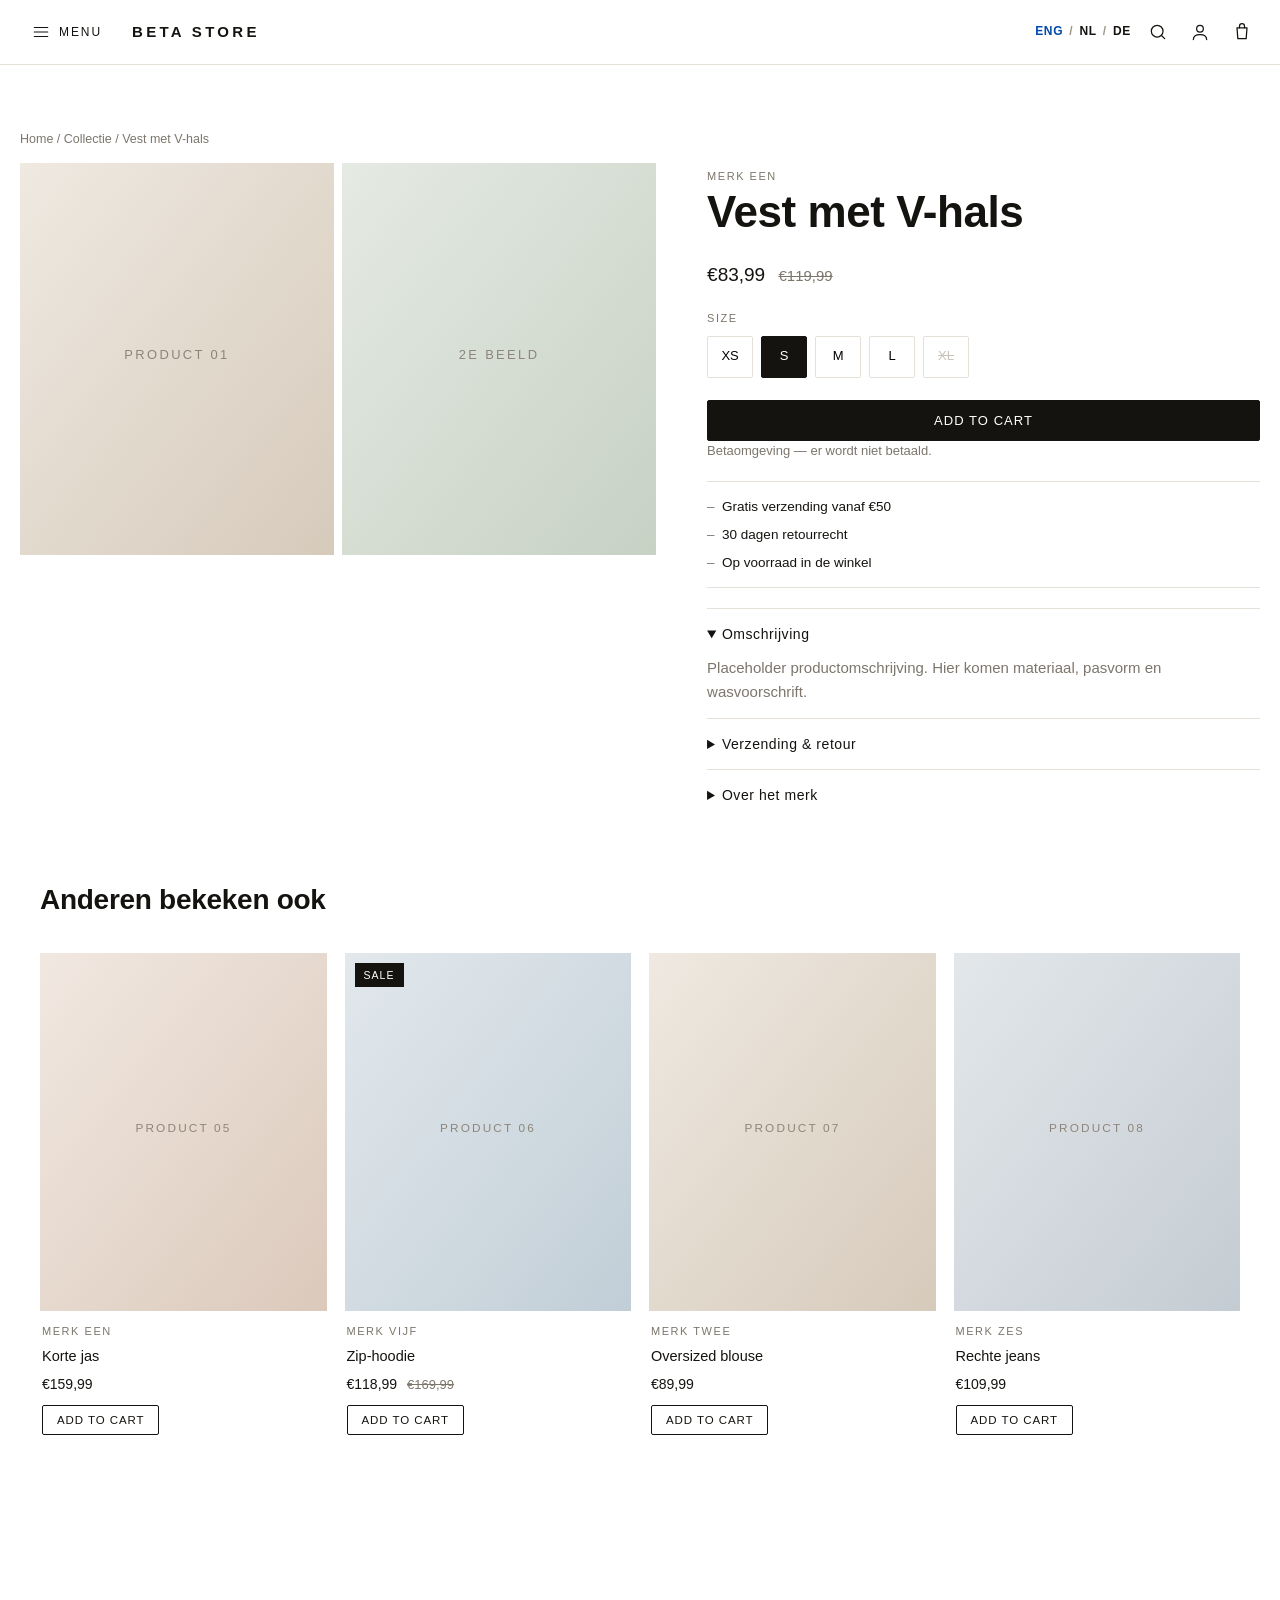
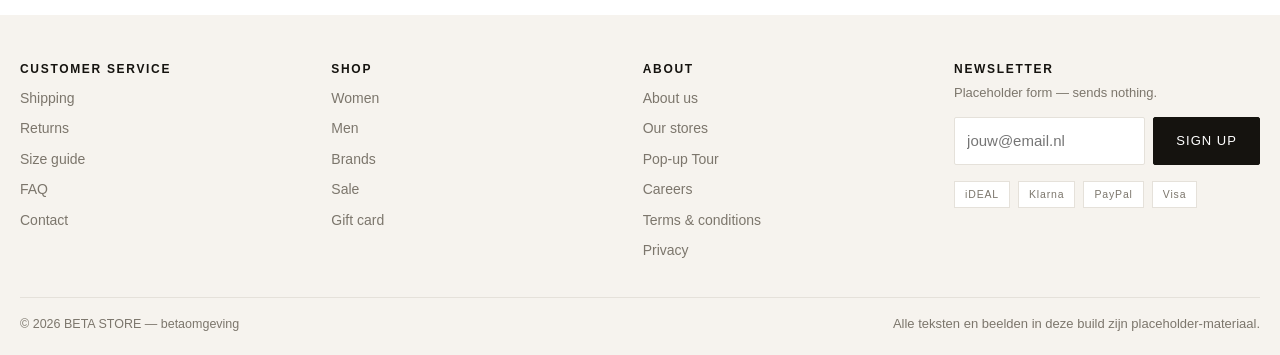
<file: product.html>
<!doctype html>
<html lang="nl">
<head>
<meta charset="utf-8">
<meta name="viewport" content="width=device-width,initial-scale=1">
<meta name="robots" content="noindex,nofollow">
<meta name="description" content="Beta-omgeving van een multi-brand concept store — placeholder content.">
<title>Product | BETA STORE (beta)</title>
<link rel="icon" href="data:image/svg+xml,%3Csvg%20xmlns%3D%22http%3A//www.w3.org/2000/svg%22%20viewBox%3D%220%200%2032%2032%22%3E%3Crect%20width%3D%2232%22%20height%3D%2232%22%20fill%3D%22%2315130f%22/%3E%3Ctext%20x%3D%2216%22%20y%3D%2222%22%20text-anchor%3D%22middle%22%20font-family%3D%22Helvetica%2CArial%22%20font-size%3D%2217%22%20font-weight%3D%22700%22%20fill%3D%22%23ffffff%22%3EB%3C/text%3E%3C/svg%3E">
<link rel="stylesheet" href="css/style.css">
</head>
<body>

<div class="beta-flag">BETA / TESTOMGEVING — placeholder content</div>
<div class="ann"><div class="ann__track"><span class="ann__item">Betaomgeving — er worden geen echte bestellingen verwerkt</span><span class="ann__item">Gratis verzending vanaf €50 — voorbeeldtekst</span><span class="ann__item">Zes winkels — placeholder</span><span class="ann__item">Betaomgeving — er worden geen echte bestellingen verwerkt</span><span class="ann__item">Gratis verzending vanaf €50 — voorbeeldtekst</span><span class="ann__item">Zes winkels — placeholder</span></div></div>
<header class="hdr">
  <div class="hdr__inner">
    <button class="icon-btn hdr__burger" aria-label="Menu" data-open="menu">
      <svg viewBox="0 0 24 24"><path d="M3 6h18M3 12h18M3 18h18"/></svg>
    </button>
    <a class="logo" href="index.html">BETA STORE</a>
    <div class="hdr__actions">
      <button class="icon-btn" aria-label="Zoeken" data-open="search">
        <svg viewBox="0 0 24 24"><circle cx="11" cy="11" r="7"/><path d="M20 20l-3.5-3.5"/></svg>
      </button>
      <a class="icon-btn" href="account.html" aria-label="Account">
        <svg viewBox="0 0 24 24"><circle cx="12" cy="8" r="4"/><path d="M4 21c0-4 3.6-6 8-6s8 2 8 6"/></svg>
      </a>
      <button class="icon-btn" aria-label="Winkelmand" data-open="cart">
        <svg viewBox="0 0 24 24"><path d="M6 7h12l-1 13H7L6 7z"/><path d="M9 7V5a3 3 0 016 0v2"/></svg>
        <span class="cart-count" data-cart-count>0</span>
      </button>
    </div>
  </div>
  <nav class="nav"><div class="nav__item has-mega"><a class="nav__link" href="collection.html?c=dames">Dames</a><div class="mega"><div class="mega__inner"><div class="mega__col"><h5>Nieuw binnen</h5><a href="collection.html">New in dames</a><a href="collection.html">Net binnen</a><a href="collection.html">Preorder</a></div><div class="mega__col"><h5>Kleding</h5><a href="collection.html">Jassen</a><a href="collection.html">Truien & vesten</a><a href="collection.html">Tops & blouses</a><a href="collection.html">Jurken & rokken</a><a href="collection.html">Broeken</a><a href="collection.html">Jeans</a></div><div class="mega__col"><h5>Accessoires</h5><a href="collection.html">Tassen</a><a href="collection.html">Sieraden</a><a href="collection.html">Riemen</a><a href="collection.html">Sjaals</a><a href="collection.html">Mutsen</a></div><div class="mega__col"><h5>Schoenen</h5><a href="collection.html">Sneakers</a><a href="collection.html">Laarzen</a><a href="collection.html">Loafers</a></div><a class="mega__promo" href="collection.html"><img src="data:image/svg+xml;utf8,%3Csvg%20xmlns%3D%22http%3A//www.w3.org/2000/svg%22%20viewBox%3D%220%200%20600%20400%22%3E%3Cdefs%3E%3ClinearGradient%20id%3D%22g%22%20x1%3D%220%22%20y1%3D%220%22%20x2%3D%221%22%20y2%3D%221%22%3E%3Cstop%20offset%3D%220%22%20stop-color%3D%22%23e9e3ea%22/%3E%3Cstop%20offset%3D%221%22%20stop-color%3D%22%23cec5d4%22/%3E%3C/linearGradient%3E%3C/defs%3E%3Crect%20width%3D%22600%22%20height%3D%22400%22%20fill%3D%22url%28%23g%29%22/%3E%3Ctext%20x%3D%2250%25%22%20y%3D%2250%25%22%20text-anchor%3D%22middle%22%20font-family%3D%22Helvetica%2CArial%22%20font-size%3D%2225%22%20fill%3D%22%238d8579%22%20letter-spacing%3D%226%22%3ECAMPAGNE%3C/text%3E%3C/svg%3E" alt=""><span>Bekijk de nieuwe collectie</span></a></div></div></div><div class="nav__item has-mega"><a class="nav__link" href="collection.html?c=heren">Heren</a><div class="mega"><div class="mega__inner"><div class="mega__col"><h5>Nieuw binnen</h5><a href="collection.html">New in heren</a><a href="collection.html">Net binnen</a><a href="collection.html">Preorder</a></div><div class="mega__col"><h5>Kleding</h5><a href="collection.html">Jassen</a><a href="collection.html">Truien & vesten</a><a href="collection.html">Overhemden</a><a href="collection.html">T-shirts</a><a href="collection.html">Broeken</a><a href="collection.html">Jeans</a></div><div class="mega__col"><h5>Accessoires</h5><a href="collection.html">Tassen</a><a href="collection.html">Riemen</a><a href="collection.html">Mutsen</a><a href="collection.html">Sokken</a></div><div class="mega__col"><h5>Schoenen</h5><a href="collection.html">Sneakers</a><a href="collection.html">Boots</a><a href="collection.html">Nette schoenen</a></div><a class="mega__promo" href="collection.html"><img src="data:image/svg+xml;utf8,%3Csvg%20xmlns%3D%22http%3A//www.w3.org/2000/svg%22%20viewBox%3D%220%200%20600%20400%22%3E%3Cdefs%3E%3ClinearGradient%20id%3D%22g%22%20x1%3D%220%22%20y1%3D%220%22%20x2%3D%221%22%20y2%3D%221%22%3E%3Cstop%20offset%3D%220%22%20stop-color%3D%22%23e9e3ea%22/%3E%3Cstop%20offset%3D%221%22%20stop-color%3D%22%23cec5d4%22/%3E%3C/linearGradient%3E%3C/defs%3E%3Crect%20width%3D%22600%22%20height%3D%22400%22%20fill%3D%22url%28%23g%29%22/%3E%3Ctext%20x%3D%2250%25%22%20y%3D%2250%25%22%20text-anchor%3D%22middle%22%20font-family%3D%22Helvetica%2CArial%22%20font-size%3D%2225%22%20fill%3D%22%238d8579%22%20letter-spacing%3D%226%22%3ECAMPAGNE%3C/text%3E%3C/svg%3E" alt=""><span>Bekijk de nieuwe collectie</span></a></div></div></div><div class="nav__item"><a class="nav__link" href="brands.html">Merken</a></div><div class="nav__item"><a class="nav__link" href="collection.html?c=sale">Sale</a></div><div class="nav__item"><a class="nav__link" href="stores.html">Winkels</a></div><div class="nav__item"><a class="nav__link" href="event.html">Pop-up Tour</a></div><div class="nav__item"><a class="nav__link" href="about.html">Over ons</a></div></nav>
</header>

<div class="drawer" id="menu" hidden>
  <div class="drawer__panel drawer__panel--left">
    <div class="drawer__head"><strong>Menu</strong><button class="icon-btn" data-close>&times;</button></div>
    <nav class="drawer__nav"><details><summary>Dames</summary><div class="drawer__sub"><a href="collection.html?c=dames"><strong>Alles in Dames</strong></a><a href="collection.html">New in dames</a><a href="collection.html">Net binnen</a><a href="collection.html">Preorder</a><a href="collection.html">Jassen</a><a href="collection.html">Truien & vesten</a><a href="collection.html">Tops & blouses</a><a href="collection.html">Jurken & rokken</a><a href="collection.html">Broeken</a><a href="collection.html">Jeans</a><a href="collection.html">Tassen</a><a href="collection.html">Sieraden</a><a href="collection.html">Riemen</a><a href="collection.html">Sjaals</a><a href="collection.html">Mutsen</a><a href="collection.html">Sneakers</a><a href="collection.html">Laarzen</a><a href="collection.html">Loafers</a></div></details><details><summary>Heren</summary><div class="drawer__sub"><a href="collection.html?c=heren"><strong>Alles in Heren</strong></a><a href="collection.html">New in heren</a><a href="collection.html">Net binnen</a><a href="collection.html">Preorder</a><a href="collection.html">Jassen</a><a href="collection.html">Truien & vesten</a><a href="collection.html">Overhemden</a><a href="collection.html">T-shirts</a><a href="collection.html">Broeken</a><a href="collection.html">Jeans</a><a href="collection.html">Tassen</a><a href="collection.html">Riemen</a><a href="collection.html">Mutsen</a><a href="collection.html">Sokken</a><a href="collection.html">Sneakers</a><a href="collection.html">Boots</a><a href="collection.html">Nette schoenen</a></div></details><a class="drawer__top" href="brands.html">Merken</a><a class="drawer__top" href="collection.html?c=sale">Sale</a><a class="drawer__top" href="stores.html">Winkels</a><a class="drawer__top" href="event.html">Pop-up Tour</a><a class="drawer__top" href="about.html">Over ons</a></nav>
  </div>
</div>

<div class="drawer" id="search" hidden>
  <div class="drawer__panel drawer__panel--top">
    <div class="drawer__head"><strong>Zoeken</strong><button class="icon-btn" data-close>&times;</button></div>
    <input class="search-input" type="search" placeholder="Zoek op product of merk..." data-search-input>
    <div class="search-results" data-search-results><p class="muted">Begin met typen om de testcatalogus te doorzoeken.</p></div>
  </div>
</div>

<div class="drawer" id="cart" hidden>
  <div class="drawer__panel drawer__panel--right">
    <div class="drawer__head"><strong>Winkelmand</strong><button class="icon-btn" data-close>&times;</button></div>
    <div class="cart-lines" data-cart-lines></div>
    <div class="cart-foot">
      <div class="cart-total"><span>Subtotaal</span><span data-cart-total>&euro;0,00</span></div>
      <p class="muted small">Betaomgeving — afrekenen is uitgeschakeld.</p>
      <a class="btn btn--block" href="cart.html">Naar winkelmand</a>
    </div>
  </div>
</div>

<main id="main">

<div class="page">
  <nav class="crumbs"><a href="index.html">Home</a> / <a href="collection.html">Collectie</a> / <span data-pdp-crumb></span></nav>
  <div class="pdp">
    <div class="pdp__media">
      <img data-pdp-img src="" alt=""><img data-pdp-img2 src="" alt="">
    </div>
    <div class="pdp__info">
      <span class="card__brand" data-pdp-brand></span>
      <h1 data-pdp-title></h1>
      <div class="pdp__price" data-pdp-price></div>
      <div class="pdp__sizes">
        <span class="label">Maat</span>
        <div class="sizes">
          <button class="size">XS</button><button class="size is-active">S</button>
          <button class="size">M</button><button class="size">L</button>
          <button class="size is-oos">XL</button>
        </div>
      </div>
      <button class="btn btn--block" data-pdp-add>In winkelmand</button>
      <p class="muted small">Betaomgeving — er wordt niet betaald.</p>
      <ul class="pdp__usp"><li>Gratis verzending vanaf &euro;50</li>
        <li>30 dagen retourrecht</li><li>Op voorraad in de winkel</li></ul>
      <details open><summary>Omschrijving</summary><p>Placeholder productomschrijving. Hier komen materiaal, pasvorm en wasvoorschrift.</p></details>
      <details><summary>Verzending &amp; retour</summary><p>Placeholder verzend- en retourinformatie.</p></details>
      <details><summary>Over het merk</summary><p>Placeholder merkverhaal.</p></details>
    </div>
  </div>
  <section class="section">
    <div class="section__head"><h2>Anderen bekeken ook</h2></div>
    <div class="grid">
<article class="card" data-cat="dames" data-title="Korte jas" data-brand="MERK EEN" data-price="159.99" data-sale="0">
  <a class="card__media" href="product.html?id=p05">
    
    <img src="data:image/svg+xml;utf8,%3Csvg%20xmlns%3D%22http%3A//www.w3.org/2000/svg%22%20viewBox%3D%220%200%20800%201000%22%3E%3Cdefs%3E%3ClinearGradient%20id%3D%22g%22%20x1%3D%220%22%20y1%3D%220%22%20x2%3D%221%22%20y2%3D%221%22%3E%3Cstop%20offset%3D%220%22%20stop-color%3D%22%23f1e8e1%22/%3E%3Cstop%20offset%3D%221%22%20stop-color%3D%22%23dbc9bb%22/%3E%3C/linearGradient%3E%3C/defs%3E%3Crect%20width%3D%22800%22%20height%3D%221000%22%20fill%3D%22url%28%23g%29%22/%3E%3Ctext%20x%3D%2250%25%22%20y%3D%2250%25%22%20text-anchor%3D%22middle%22%20font-family%3D%22Helvetica%2CArial%22%20font-size%3D%2233%22%20fill%3D%22%238d8579%22%20letter-spacing%3D%226%22%3EPRODUCT%2005%3C/text%3E%3C/svg%3E" alt="Korte jas" loading="lazy">
    <img class="card__alt" src="data:image/svg+xml;utf8,%3Csvg%20xmlns%3D%22http%3A//www.w3.org/2000/svg%22%20viewBox%3D%220%200%20800%201000%22%3E%3Cdefs%3E%3ClinearGradient%20id%3D%22g%22%20x1%3D%220%22%20y1%3D%220%22%20x2%3D%221%22%20y2%3D%221%22%3E%3Cstop%20offset%3D%220%22%20stop-color%3D%22%23e3e7ea%22/%3E%3Cstop%20offset%3D%221%22%20stop-color%3D%22%23c4ccd3%22/%3E%3C/linearGradient%3E%3C/defs%3E%3Crect%20width%3D%22800%22%20height%3D%221000%22%20fill%3D%22url%28%23g%29%22/%3E%3Ctext%20x%3D%2250%25%22%20y%3D%2250%25%22%20text-anchor%3D%22middle%22%20font-family%3D%22Helvetica%2CArial%22%20font-size%3D%2233%22%20fill%3D%22%238d8579%22%20letter-spacing%3D%226%22%3E2E%20BEELD%3C/text%3E%3C/svg%3E" alt="" loading="lazy">
  </a>
  <div class="card__body">
    <span class="card__brand">MERK EEN</span>
    <a class="card__title" href="product.html?id=p05">Korte jas</a>
    <div class="card__price">&euro;159,99 </div>
    <button class="btn btn--ghost btn--sm" data-add="p05">In winkelmand</button>
  </div>
</article>
<article class="card" data-cat="heren" data-title="Zip-hoodie" data-brand="MERK VIJF" data-price="118.99" data-sale="1">
  <a class="card__media" href="product.html?id=p06">
    <span class="card__tag">Sale</span>
    <img src="data:image/svg+xml;utf8,%3Csvg%20xmlns%3D%22http%3A//www.w3.org/2000/svg%22%20viewBox%3D%220%200%20800%201000%22%3E%3Cdefs%3E%3ClinearGradient%20id%3D%22g%22%20x1%3D%220%22%20y1%3D%220%22%20x2%3D%221%22%20y2%3D%221%22%3E%3Cstop%20offset%3D%220%22%20stop-color%3D%22%23e2e8ec%22/%3E%3Cstop%20offset%3D%221%22%20stop-color%3D%22%23c1ced7%22/%3E%3C/linearGradient%3E%3C/defs%3E%3Crect%20width%3D%22800%22%20height%3D%221000%22%20fill%3D%22url%28%23g%29%22/%3E%3Ctext%20x%3D%2250%25%22%20y%3D%2250%25%22%20text-anchor%3D%22middle%22%20font-family%3D%22Helvetica%2CArial%22%20font-size%3D%2233%22%20fill%3D%22%238d8579%22%20letter-spacing%3D%226%22%3EPRODUCT%2006%3C/text%3E%3C/svg%3E" alt="Zip-hoodie" loading="lazy">
    <img class="card__alt" src="data:image/svg+xml;utf8,%3Csvg%20xmlns%3D%22http%3A//www.w3.org/2000/svg%22%20viewBox%3D%220%200%20800%201000%22%3E%3Cdefs%3E%3ClinearGradient%20id%3D%22g%22%20x1%3D%220%22%20y1%3D%220%22%20x2%3D%221%22%20y2%3D%221%22%3E%3Cstop%20offset%3D%220%22%20stop-color%3D%22%23e9e3ea%22/%3E%3Cstop%20offset%3D%221%22%20stop-color%3D%22%23cec5d4%22/%3E%3C/linearGradient%3E%3C/defs%3E%3Crect%20width%3D%22800%22%20height%3D%221000%22%20fill%3D%22url%28%23g%29%22/%3E%3Ctext%20x%3D%2250%25%22%20y%3D%2250%25%22%20text-anchor%3D%22middle%22%20font-family%3D%22Helvetica%2CArial%22%20font-size%3D%2233%22%20fill%3D%22%238d8579%22%20letter-spacing%3D%226%22%3E2E%20BEELD%3C/text%3E%3C/svg%3E" alt="" loading="lazy">
  </a>
  <div class="card__body">
    <span class="card__brand">MERK VIJF</span>
    <a class="card__title" href="product.html?id=p06">Zip-hoodie</a>
    <div class="card__price">&euro;118,99 <s>&euro;169,99</s></div>
    <button class="btn btn--ghost btn--sm" data-add="p06">In winkelmand</button>
  </div>
</article>
<article class="card" data-cat="dames" data-title="Oversized blouse" data-brand="MERK TWEE" data-price="89.99" data-sale="0">
  <a class="card__media" href="product.html?id=p07">
    
    <img src="data:image/svg+xml;utf8,%3Csvg%20xmlns%3D%22http%3A//www.w3.org/2000/svg%22%20viewBox%3D%220%200%20800%201000%22%3E%3Cdefs%3E%3ClinearGradient%20id%3D%22g%22%20x1%3D%220%22%20y1%3D%220%22%20x2%3D%221%22%20y2%3D%221%22%3E%3Cstop%20offset%3D%220%22%20stop-color%3D%22%23efe9e1%22/%3E%3Cstop%20offset%3D%221%22%20stop-color%3D%22%23d6cabb%22/%3E%3C/linearGradient%3E%3C/defs%3E%3Crect%20width%3D%22800%22%20height%3D%221000%22%20fill%3D%22url%28%23g%29%22/%3E%3Ctext%20x%3D%2250%25%22%20y%3D%2250%25%22%20text-anchor%3D%22middle%22%20font-family%3D%22Helvetica%2CArial%22%20font-size%3D%2233%22%20fill%3D%22%238d8579%22%20letter-spacing%3D%226%22%3EPRODUCT%2007%3C/text%3E%3C/svg%3E" alt="Oversized blouse" loading="lazy">
    <img class="card__alt" src="data:image/svg+xml;utf8,%3Csvg%20xmlns%3D%22http%3A//www.w3.org/2000/svg%22%20viewBox%3D%220%200%20800%201000%22%3E%3Cdefs%3E%3ClinearGradient%20id%3D%22g%22%20x1%3D%220%22%20y1%3D%220%22%20x2%3D%221%22%20y2%3D%221%22%3E%3Cstop%20offset%3D%220%22%20stop-color%3D%22%23e5eae3%22/%3E%3Cstop%20offset%3D%221%22%20stop-color%3D%22%23c7d1c4%22/%3E%3C/linearGradient%3E%3C/defs%3E%3Crect%20width%3D%22800%22%20height%3D%221000%22%20fill%3D%22url%28%23g%29%22/%3E%3Ctext%20x%3D%2250%25%22%20y%3D%2250%25%22%20text-anchor%3D%22middle%22%20font-family%3D%22Helvetica%2CArial%22%20font-size%3D%2233%22%20fill%3D%22%238d8579%22%20letter-spacing%3D%226%22%3E2E%20BEELD%3C/text%3E%3C/svg%3E" alt="" loading="lazy">
  </a>
  <div class="card__body">
    <span class="card__brand">MERK TWEE</span>
    <a class="card__title" href="product.html?id=p07">Oversized blouse</a>
    <div class="card__price">&euro;89,99 </div>
    <button class="btn btn--ghost btn--sm" data-add="p07">In winkelmand</button>
  </div>
</article>
<article class="card" data-cat="heren" data-title="Rechte jeans" data-brand="MERK ZES" data-price="109.99" data-sale="0">
  <a class="card__media" href="product.html?id=p08">
    
    <img src="data:image/svg+xml;utf8,%3Csvg%20xmlns%3D%22http%3A//www.w3.org/2000/svg%22%20viewBox%3D%220%200%20800%201000%22%3E%3Cdefs%3E%3ClinearGradient%20id%3D%22g%22%20x1%3D%220%22%20y1%3D%220%22%20x2%3D%221%22%20y2%3D%221%22%3E%3Cstop%20offset%3D%220%22%20stop-color%3D%22%23e3e7ea%22/%3E%3Cstop%20offset%3D%221%22%20stop-color%3D%22%23c4ccd3%22/%3E%3C/linearGradient%3E%3C/defs%3E%3Crect%20width%3D%22800%22%20height%3D%221000%22%20fill%3D%22url%28%23g%29%22/%3E%3Ctext%20x%3D%2250%25%22%20y%3D%2250%25%22%20text-anchor%3D%22middle%22%20font-family%3D%22Helvetica%2CArial%22%20font-size%3D%2233%22%20fill%3D%22%238d8579%22%20letter-spacing%3D%226%22%3EPRODUCT%2008%3C/text%3E%3C/svg%3E" alt="Rechte jeans" loading="lazy">
    <img class="card__alt" src="data:image/svg+xml;utf8,%3Csvg%20xmlns%3D%22http%3A//www.w3.org/2000/svg%22%20viewBox%3D%220%200%20800%201000%22%3E%3Cdefs%3E%3ClinearGradient%20id%3D%22g%22%20x1%3D%220%22%20y1%3D%220%22%20x2%3D%221%22%20y2%3D%221%22%3E%3Cstop%20offset%3D%220%22%20stop-color%3D%22%23f1e8e1%22/%3E%3Cstop%20offset%3D%221%22%20stop-color%3D%22%23dbc9bb%22/%3E%3C/linearGradient%3E%3C/defs%3E%3Crect%20width%3D%22800%22%20height%3D%221000%22%20fill%3D%22url%28%23g%29%22/%3E%3Ctext%20x%3D%2250%25%22%20y%3D%2250%25%22%20text-anchor%3D%22middle%22%20font-family%3D%22Helvetica%2CArial%22%20font-size%3D%2233%22%20fill%3D%22%238d8579%22%20letter-spacing%3D%226%22%3E2E%20BEELD%3C/text%3E%3C/svg%3E" alt="" loading="lazy">
  </a>
  <div class="card__body">
    <span class="card__brand">MERK ZES</span>
    <a class="card__title" href="product.html?id=p08">Rechte jeans</a>
    <div class="card__price">&euro;109,99 </div>
    <button class="btn btn--ghost btn--sm" data-add="p08">In winkelmand</button>
  </div>
</article></div>
  </section>
</div>

</main>

<footer class="ftr">
  <div class="ftr__grid">
    <div><h4>Klantenservice</h4>
      <a href="#">Verzending</a><a href="#">Retourneren</a><a href="#">Maattabel</a>
      <a href="#">Veelgestelde vragen</a><a href="#">Contact</a></div>
    <div><h4>Shoppen</h4>
      <a href="collection.html?c=dames">Dames</a><a href="collection.html?c=heren">Heren</a>
      <a href="brands.html">Merken</a><a href="collection.html?c=sale">Sale</a>
      <a href="#">Cadeaubon</a></div>
    <div><h4>Over</h4>
      <a href="about.html">Over ons</a><a href="stores.html">Onze winkels</a><a href="event.html">Pop-up Tour</a>
      <a href="#">Werken bij</a><a href="#">Algemene voorwaarden</a><a href="#">Privacy</a></div>
    <div class="ftr__news"><h4>Nieuwsbrief</h4>
      <p class="muted small">Placeholder-formulier — verstuurt niets.</p>
      <form class="news" onsubmit="return false;">
        <input type="email" placeholder="jouw@email.nl" required>
        <button class="btn" type="submit">Aanmelden</button>
      </form>
      <div class="pay"><span>iDEAL</span><span>Klarna</span><span>PayPal</span><span>Visa</span></div>
    </div>
  </div>
  <div class="ftr__bar">
    <span>&copy; 2026 BETA STORE — betaomgeving</span>
    <span class="muted small">Alle teksten en beelden in deze build zijn placeholder-materiaal.</span>
  </div>
</footer>

<script src="js/data.js"></script>
<script src="js/i18n.js"></script>
<script src="js/app.js"></script>
</body>
</html>
</file>
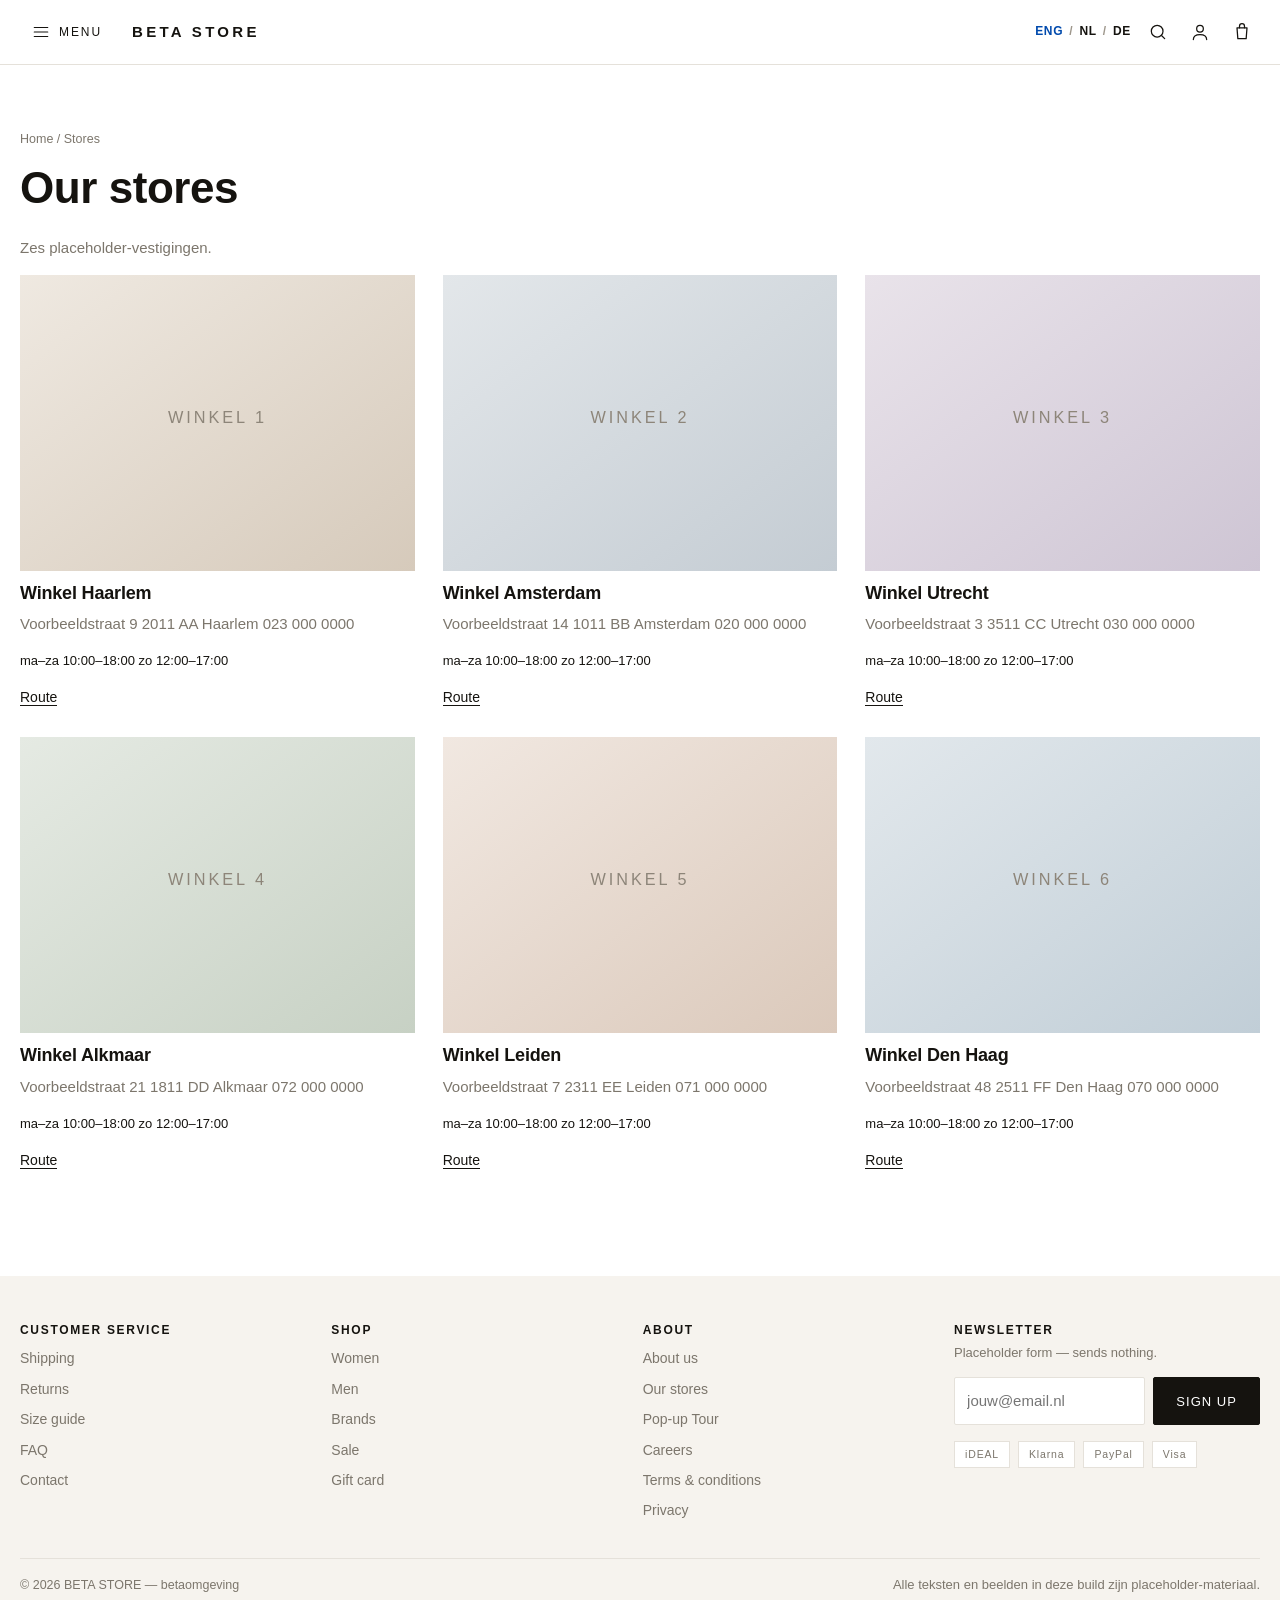
<file: stores.html>
<!doctype html>
<html lang="nl">
<head>
<meta charset="utf-8">
<meta name="viewport" content="width=device-width,initial-scale=1">
<meta name="robots" content="noindex,nofollow">
<meta name="description" content="Beta-omgeving van een multi-brand concept store — placeholder content.">
<title>Winkels | BETA STORE (beta)</title>
<link rel="icon" href="data:image/svg+xml,%3Csvg%20xmlns%3D%22http%3A//www.w3.org/2000/svg%22%20viewBox%3D%220%200%2032%2032%22%3E%3Crect%20width%3D%2232%22%20height%3D%2232%22%20fill%3D%22%2315130f%22/%3E%3Ctext%20x%3D%2216%22%20y%3D%2222%22%20text-anchor%3D%22middle%22%20font-family%3D%22Helvetica%2CArial%22%20font-size%3D%2217%22%20font-weight%3D%22700%22%20fill%3D%22%23ffffff%22%3EB%3C/text%3E%3C/svg%3E">
<link rel="stylesheet" href="css/style.css">
</head>
<body>

<div class="beta-flag">BETA / TESTOMGEVING — placeholder content</div>
<div class="ann"><div class="ann__track"><span class="ann__item">Betaomgeving — er worden geen echte bestellingen verwerkt</span><span class="ann__item">Gratis verzending vanaf €50 — voorbeeldtekst</span><span class="ann__item">Zes winkels — placeholder</span><span class="ann__item">Betaomgeving — er worden geen echte bestellingen verwerkt</span><span class="ann__item">Gratis verzending vanaf €50 — voorbeeldtekst</span><span class="ann__item">Zes winkels — placeholder</span></div></div>
<header class="hdr">
  <div class="hdr__inner">
    <button class="icon-btn hdr__burger" aria-label="Menu" data-open="menu">
      <svg viewBox="0 0 24 24"><path d="M3 6h18M3 12h18M3 18h18"/></svg>
    </button>
    <a class="logo" href="index.html">BETA STORE</a>
    <div class="hdr__actions">
      <button class="icon-btn" aria-label="Zoeken" data-open="search">
        <svg viewBox="0 0 24 24"><circle cx="11" cy="11" r="7"/><path d="M20 20l-3.5-3.5"/></svg>
      </button>
      <a class="icon-btn" href="account.html" aria-label="Account">
        <svg viewBox="0 0 24 24"><circle cx="12" cy="8" r="4"/><path d="M4 21c0-4 3.6-6 8-6s8 2 8 6"/></svg>
      </a>
      <button class="icon-btn" aria-label="Winkelmand" data-open="cart">
        <svg viewBox="0 0 24 24"><path d="M6 7h12l-1 13H7L6 7z"/><path d="M9 7V5a3 3 0 016 0v2"/></svg>
        <span class="cart-count" data-cart-count>0</span>
      </button>
    </div>
  </div>
  <nav class="nav"><div class="nav__item has-mega"><a class="nav__link" href="collection.html?c=dames">Dames</a><div class="mega"><div class="mega__inner"><div class="mega__col"><h5>Nieuw binnen</h5><a href="collection.html">New in dames</a><a href="collection.html">Net binnen</a><a href="collection.html">Preorder</a></div><div class="mega__col"><h5>Kleding</h5><a href="collection.html">Jassen</a><a href="collection.html">Truien & vesten</a><a href="collection.html">Tops & blouses</a><a href="collection.html">Jurken & rokken</a><a href="collection.html">Broeken</a><a href="collection.html">Jeans</a></div><div class="mega__col"><h5>Accessoires</h5><a href="collection.html">Tassen</a><a href="collection.html">Sieraden</a><a href="collection.html">Riemen</a><a href="collection.html">Sjaals</a><a href="collection.html">Mutsen</a></div><div class="mega__col"><h5>Schoenen</h5><a href="collection.html">Sneakers</a><a href="collection.html">Laarzen</a><a href="collection.html">Loafers</a></div><a class="mega__promo" href="collection.html"><img src="data:image/svg+xml;utf8,%3Csvg%20xmlns%3D%22http%3A//www.w3.org/2000/svg%22%20viewBox%3D%220%200%20600%20400%22%3E%3Cdefs%3E%3ClinearGradient%20id%3D%22g%22%20x1%3D%220%22%20y1%3D%220%22%20x2%3D%221%22%20y2%3D%221%22%3E%3Cstop%20offset%3D%220%22%20stop-color%3D%22%23e9e3ea%22/%3E%3Cstop%20offset%3D%221%22%20stop-color%3D%22%23cec5d4%22/%3E%3C/linearGradient%3E%3C/defs%3E%3Crect%20width%3D%22600%22%20height%3D%22400%22%20fill%3D%22url%28%23g%29%22/%3E%3Ctext%20x%3D%2250%25%22%20y%3D%2250%25%22%20text-anchor%3D%22middle%22%20font-family%3D%22Helvetica%2CArial%22%20font-size%3D%2225%22%20fill%3D%22%238d8579%22%20letter-spacing%3D%226%22%3ECAMPAGNE%3C/text%3E%3C/svg%3E" alt=""><span>Bekijk de nieuwe collectie</span></a></div></div></div><div class="nav__item has-mega"><a class="nav__link" href="collection.html?c=heren">Heren</a><div class="mega"><div class="mega__inner"><div class="mega__col"><h5>Nieuw binnen</h5><a href="collection.html">New in heren</a><a href="collection.html">Net binnen</a><a href="collection.html">Preorder</a></div><div class="mega__col"><h5>Kleding</h5><a href="collection.html">Jassen</a><a href="collection.html">Truien & vesten</a><a href="collection.html">Overhemden</a><a href="collection.html">T-shirts</a><a href="collection.html">Broeken</a><a href="collection.html">Jeans</a></div><div class="mega__col"><h5>Accessoires</h5><a href="collection.html">Tassen</a><a href="collection.html">Riemen</a><a href="collection.html">Mutsen</a><a href="collection.html">Sokken</a></div><div class="mega__col"><h5>Schoenen</h5><a href="collection.html">Sneakers</a><a href="collection.html">Boots</a><a href="collection.html">Nette schoenen</a></div><a class="mega__promo" href="collection.html"><img src="data:image/svg+xml;utf8,%3Csvg%20xmlns%3D%22http%3A//www.w3.org/2000/svg%22%20viewBox%3D%220%200%20600%20400%22%3E%3Cdefs%3E%3ClinearGradient%20id%3D%22g%22%20x1%3D%220%22%20y1%3D%220%22%20x2%3D%221%22%20y2%3D%221%22%3E%3Cstop%20offset%3D%220%22%20stop-color%3D%22%23e9e3ea%22/%3E%3Cstop%20offset%3D%221%22%20stop-color%3D%22%23cec5d4%22/%3E%3C/linearGradient%3E%3C/defs%3E%3Crect%20width%3D%22600%22%20height%3D%22400%22%20fill%3D%22url%28%23g%29%22/%3E%3Ctext%20x%3D%2250%25%22%20y%3D%2250%25%22%20text-anchor%3D%22middle%22%20font-family%3D%22Helvetica%2CArial%22%20font-size%3D%2225%22%20fill%3D%22%238d8579%22%20letter-spacing%3D%226%22%3ECAMPAGNE%3C/text%3E%3C/svg%3E" alt=""><span>Bekijk de nieuwe collectie</span></a></div></div></div><div class="nav__item"><a class="nav__link" href="brands.html">Merken</a></div><div class="nav__item"><a class="nav__link" href="collection.html?c=sale">Sale</a></div><div class="nav__item"><a class="nav__link is-active" href="stores.html">Winkels</a></div><div class="nav__item"><a class="nav__link" href="event.html">Pop-up Tour</a></div><div class="nav__item"><a class="nav__link" href="about.html">Over ons</a></div></nav>
</header>

<div class="drawer" id="menu" hidden>
  <div class="drawer__panel drawer__panel--left">
    <div class="drawer__head"><strong>Menu</strong><button class="icon-btn" data-close>&times;</button></div>
    <nav class="drawer__nav"><details><summary>Dames</summary><div class="drawer__sub"><a href="collection.html?c=dames"><strong>Alles in Dames</strong></a><a href="collection.html">New in dames</a><a href="collection.html">Net binnen</a><a href="collection.html">Preorder</a><a href="collection.html">Jassen</a><a href="collection.html">Truien & vesten</a><a href="collection.html">Tops & blouses</a><a href="collection.html">Jurken & rokken</a><a href="collection.html">Broeken</a><a href="collection.html">Jeans</a><a href="collection.html">Tassen</a><a href="collection.html">Sieraden</a><a href="collection.html">Riemen</a><a href="collection.html">Sjaals</a><a href="collection.html">Mutsen</a><a href="collection.html">Sneakers</a><a href="collection.html">Laarzen</a><a href="collection.html">Loafers</a></div></details><details><summary>Heren</summary><div class="drawer__sub"><a href="collection.html?c=heren"><strong>Alles in Heren</strong></a><a href="collection.html">New in heren</a><a href="collection.html">Net binnen</a><a href="collection.html">Preorder</a><a href="collection.html">Jassen</a><a href="collection.html">Truien & vesten</a><a href="collection.html">Overhemden</a><a href="collection.html">T-shirts</a><a href="collection.html">Broeken</a><a href="collection.html">Jeans</a><a href="collection.html">Tassen</a><a href="collection.html">Riemen</a><a href="collection.html">Mutsen</a><a href="collection.html">Sokken</a><a href="collection.html">Sneakers</a><a href="collection.html">Boots</a><a href="collection.html">Nette schoenen</a></div></details><a class="drawer__top" href="brands.html">Merken</a><a class="drawer__top" href="collection.html?c=sale">Sale</a><a class="drawer__top" href="stores.html">Winkels</a><a class="drawer__top" href="event.html">Pop-up Tour</a><a class="drawer__top" href="about.html">Over ons</a></nav>
  </div>
</div>

<div class="drawer" id="search" hidden>
  <div class="drawer__panel drawer__panel--top">
    <div class="drawer__head"><strong>Zoeken</strong><button class="icon-btn" data-close>&times;</button></div>
    <input class="search-input" type="search" placeholder="Zoek op product of merk..." data-search-input>
    <div class="search-results" data-search-results><p class="muted">Begin met typen om de testcatalogus te doorzoeken.</p></div>
  </div>
</div>

<div class="drawer" id="cart" hidden>
  <div class="drawer__panel drawer__panel--right">
    <div class="drawer__head"><strong>Winkelmand</strong><button class="icon-btn" data-close>&times;</button></div>
    <div class="cart-lines" data-cart-lines></div>
    <div class="cart-foot">
      <div class="cart-total"><span>Subtotaal</span><span data-cart-total>&euro;0,00</span></div>
      <p class="muted small">Betaomgeving — afrekenen is uitgeschakeld.</p>
      <a class="btn btn--block" href="cart.html">Naar winkelmand</a>
    </div>
  </div>
</div>

<main id="main">

<div class="page">
  <nav class="crumbs"><a href="index.html">Home</a> / <span>Winkels</span></nav>
  <h1>Onze winkels</h1>
  <p class="muted">Zes placeholder-vestigingen.</p>
  <div class="stores">
    <article class="store">
      <img src="data:image/svg+xml;utf8,%3Csvg%20xmlns%3D%22http%3A//www.w3.org/2000/svg%22%20viewBox%3D%220%200%20800%20600%22%3E%3Cdefs%3E%3ClinearGradient%20id%3D%22g%22%20x1%3D%220%22%20y1%3D%220%22%20x2%3D%221%22%20y2%3D%221%22%3E%3Cstop%20offset%3D%220%22%20stop-color%3D%22%23efe9e1%22/%3E%3Cstop%20offset%3D%221%22%20stop-color%3D%22%23d6cabb%22/%3E%3C/linearGradient%3E%3C/defs%3E%3Crect%20width%3D%22800%22%20height%3D%22600%22%20fill%3D%22url%28%23g%29%22/%3E%3Ctext%20x%3D%2250%25%22%20y%3D%2250%25%22%20text-anchor%3D%22middle%22%20font-family%3D%22Helvetica%2CArial%22%20font-size%3D%2233%22%20fill%3D%22%238d8579%22%20letter-spacing%3D%226%22%3EWINKEL%201%3C/text%3E%3C/svg%3E" alt="">
      <h3>Winkel Haarlem</h3>
      <p class="muted">Voorbeeldstraat 9
2011 AA Haarlem
023 000 0000</p>
      <p class="small">ma–za 10:00–18:00
zo 12:00–17:00</p>
      <a class="link" href="#">Route</a>
    </article>
    <article class="store">
      <img src="data:image/svg+xml;utf8,%3Csvg%20xmlns%3D%22http%3A//www.w3.org/2000/svg%22%20viewBox%3D%220%200%20800%20600%22%3E%3Cdefs%3E%3ClinearGradient%20id%3D%22g%22%20x1%3D%220%22%20y1%3D%220%22%20x2%3D%221%22%20y2%3D%221%22%3E%3Cstop%20offset%3D%220%22%20stop-color%3D%22%23e3e7ea%22/%3E%3Cstop%20offset%3D%221%22%20stop-color%3D%22%23c4ccd3%22/%3E%3C/linearGradient%3E%3C/defs%3E%3Crect%20width%3D%22800%22%20height%3D%22600%22%20fill%3D%22url%28%23g%29%22/%3E%3Ctext%20x%3D%2250%25%22%20y%3D%2250%25%22%20text-anchor%3D%22middle%22%20font-family%3D%22Helvetica%2CArial%22%20font-size%3D%2233%22%20fill%3D%22%238d8579%22%20letter-spacing%3D%226%22%3EWINKEL%202%3C/text%3E%3C/svg%3E" alt="">
      <h3>Winkel Amsterdam</h3>
      <p class="muted">Voorbeeldstraat 14
1011 BB Amsterdam
020 000 0000</p>
      <p class="small">ma–za 10:00–18:00
zo 12:00–17:00</p>
      <a class="link" href="#">Route</a>
    </article>
    <article class="store">
      <img src="data:image/svg+xml;utf8,%3Csvg%20xmlns%3D%22http%3A//www.w3.org/2000/svg%22%20viewBox%3D%220%200%20800%20600%22%3E%3Cdefs%3E%3ClinearGradient%20id%3D%22g%22%20x1%3D%220%22%20y1%3D%220%22%20x2%3D%221%22%20y2%3D%221%22%3E%3Cstop%20offset%3D%220%22%20stop-color%3D%22%23e9e3ea%22/%3E%3Cstop%20offset%3D%221%22%20stop-color%3D%22%23cec5d4%22/%3E%3C/linearGradient%3E%3C/defs%3E%3Crect%20width%3D%22800%22%20height%3D%22600%22%20fill%3D%22url%28%23g%29%22/%3E%3Ctext%20x%3D%2250%25%22%20y%3D%2250%25%22%20text-anchor%3D%22middle%22%20font-family%3D%22Helvetica%2CArial%22%20font-size%3D%2233%22%20fill%3D%22%238d8579%22%20letter-spacing%3D%226%22%3EWINKEL%203%3C/text%3E%3C/svg%3E" alt="">
      <h3>Winkel Utrecht</h3>
      <p class="muted">Voorbeeldstraat 3
3511 CC Utrecht
030 000 0000</p>
      <p class="small">ma–za 10:00–18:00
zo 12:00–17:00</p>
      <a class="link" href="#">Route</a>
    </article>
    <article class="store">
      <img src="data:image/svg+xml;utf8,%3Csvg%20xmlns%3D%22http%3A//www.w3.org/2000/svg%22%20viewBox%3D%220%200%20800%20600%22%3E%3Cdefs%3E%3ClinearGradient%20id%3D%22g%22%20x1%3D%220%22%20y1%3D%220%22%20x2%3D%221%22%20y2%3D%221%22%3E%3Cstop%20offset%3D%220%22%20stop-color%3D%22%23e5eae3%22/%3E%3Cstop%20offset%3D%221%22%20stop-color%3D%22%23c7d1c4%22/%3E%3C/linearGradient%3E%3C/defs%3E%3Crect%20width%3D%22800%22%20height%3D%22600%22%20fill%3D%22url%28%23g%29%22/%3E%3Ctext%20x%3D%2250%25%22%20y%3D%2250%25%22%20text-anchor%3D%22middle%22%20font-family%3D%22Helvetica%2CArial%22%20font-size%3D%2233%22%20fill%3D%22%238d8579%22%20letter-spacing%3D%226%22%3EWINKEL%204%3C/text%3E%3C/svg%3E" alt="">
      <h3>Winkel Alkmaar</h3>
      <p class="muted">Voorbeeldstraat 21
1811 DD Alkmaar
072 000 0000</p>
      <p class="small">ma–za 10:00–18:00
zo 12:00–17:00</p>
      <a class="link" href="#">Route</a>
    </article>
    <article class="store">
      <img src="data:image/svg+xml;utf8,%3Csvg%20xmlns%3D%22http%3A//www.w3.org/2000/svg%22%20viewBox%3D%220%200%20800%20600%22%3E%3Cdefs%3E%3ClinearGradient%20id%3D%22g%22%20x1%3D%220%22%20y1%3D%220%22%20x2%3D%221%22%20y2%3D%221%22%3E%3Cstop%20offset%3D%220%22%20stop-color%3D%22%23f1e8e1%22/%3E%3Cstop%20offset%3D%221%22%20stop-color%3D%22%23dbc9bb%22/%3E%3C/linearGradient%3E%3C/defs%3E%3Crect%20width%3D%22800%22%20height%3D%22600%22%20fill%3D%22url%28%23g%29%22/%3E%3Ctext%20x%3D%2250%25%22%20y%3D%2250%25%22%20text-anchor%3D%22middle%22%20font-family%3D%22Helvetica%2CArial%22%20font-size%3D%2233%22%20fill%3D%22%238d8579%22%20letter-spacing%3D%226%22%3EWINKEL%205%3C/text%3E%3C/svg%3E" alt="">
      <h3>Winkel Leiden</h3>
      <p class="muted">Voorbeeldstraat 7
2311 EE Leiden
071 000 0000</p>
      <p class="small">ma–za 10:00–18:00
zo 12:00–17:00</p>
      <a class="link" href="#">Route</a>
    </article>
    <article class="store">
      <img src="data:image/svg+xml;utf8,%3Csvg%20xmlns%3D%22http%3A//www.w3.org/2000/svg%22%20viewBox%3D%220%200%20800%20600%22%3E%3Cdefs%3E%3ClinearGradient%20id%3D%22g%22%20x1%3D%220%22%20y1%3D%220%22%20x2%3D%221%22%20y2%3D%221%22%3E%3Cstop%20offset%3D%220%22%20stop-color%3D%22%23e2e8ec%22/%3E%3Cstop%20offset%3D%221%22%20stop-color%3D%22%23c1ced7%22/%3E%3C/linearGradient%3E%3C/defs%3E%3Crect%20width%3D%22800%22%20height%3D%22600%22%20fill%3D%22url%28%23g%29%22/%3E%3Ctext%20x%3D%2250%25%22%20y%3D%2250%25%22%20text-anchor%3D%22middle%22%20font-family%3D%22Helvetica%2CArial%22%20font-size%3D%2233%22%20fill%3D%22%238d8579%22%20letter-spacing%3D%226%22%3EWINKEL%206%3C/text%3E%3C/svg%3E" alt="">
      <h3>Winkel Den Haag</h3>
      <p class="muted">Voorbeeldstraat 48
2511 FF Den Haag
070 000 0000</p>
      <p class="small">ma–za 10:00–18:00
zo 12:00–17:00</p>
      <a class="link" href="#">Route</a>
    </article></div>
</div>

</main>

<footer class="ftr">
  <div class="ftr__grid">
    <div><h4>Klantenservice</h4>
      <a href="#">Verzending</a><a href="#">Retourneren</a><a href="#">Maattabel</a>
      <a href="#">Veelgestelde vragen</a><a href="#">Contact</a></div>
    <div><h4>Shoppen</h4>
      <a href="collection.html?c=dames">Dames</a><a href="collection.html?c=heren">Heren</a>
      <a href="brands.html">Merken</a><a href="collection.html?c=sale">Sale</a>
      <a href="#">Cadeaubon</a></div>
    <div><h4>Over</h4>
      <a href="about.html">Over ons</a><a href="stores.html">Onze winkels</a><a href="event.html">Pop-up Tour</a>
      <a href="#">Werken bij</a><a href="#">Algemene voorwaarden</a><a href="#">Privacy</a></div>
    <div class="ftr__news"><h4>Nieuwsbrief</h4>
      <p class="muted small">Placeholder-formulier — verstuurt niets.</p>
      <form class="news" onsubmit="return false;">
        <input type="email" placeholder="jouw@email.nl" required>
        <button class="btn" type="submit">Aanmelden</button>
      </form>
      <div class="pay"><span>iDEAL</span><span>Klarna</span><span>PayPal</span><span>Visa</span></div>
    </div>
  </div>
  <div class="ftr__bar">
    <span>&copy; 2026 BETA STORE — betaomgeving</span>
    <span class="muted small">Alle teksten en beelden in deze build zijn placeholder-materiaal.</span>
  </div>
</footer>

<script src="js/data.js"></script>
<script src="js/i18n.js"></script>
<script src="js/app.js"></script>
</body>
</html>
</file>
<file: css/style.css>
:root{
  --bg:#ffffff; --ink:#15130f; --muted:#7c766c; --line:#e5e1da;
  --accent:#15130f; --sand:#f6f3ee; --max:1320px; --r:2px;
}
*{box-sizing:border-box}
html,body{margin:0;padding:0}
body{
  background:var(--bg); color:var(--ink);
  font:400 15px/1.6 "Helvetica Neue",Helvetica,Arial,sans-serif;
  -webkit-font-smoothing:antialiased;
}
img{max-width:100%;display:block}
a{color:inherit;text-decoration:none}
h1,h2,h3,h4,h5{margin:0 0 .5em;font-weight:600;letter-spacing:-.01em;line-height:1.15}
h1{font-size:clamp(28px,4vw,44px)}
h2{font-size:clamp(20px,2.4vw,28px)}
h3{font-size:18px}
p{margin:0 0 1em}
.muted{color:var(--muted)}
.small{font-size:13px}
.center{text-align:center}
.lede{font-size:18px;color:#3c372f}
.eyebrow{text-transform:uppercase;letter-spacing:.18em;font-size:11px;margin:0 0 .6em}
.link{border-bottom:1px solid currentColor;font-size:14px}
code{background:var(--sand);padding:1px 5px;border-radius:var(--r);font-size:13px}

/* ---------- verwijderd: gele beta-vlag ---------- */
.beta-flag{display:none!important}

/* ---------- verwijderd: scrollende announcement-balk ---------- */
.ann{display:none!important}

/* ---------- header ---------- */
.hdr{position:sticky;top:0;z-index:40;background:#fff;border-bottom:1px solid var(--line)}
.hdr__inner{max-width:var(--max);margin:0 auto;padding:14px 20px;display:flex;align-items:center;gap:18px}
.logo{font-weight:700;letter-spacing:.22em;font-size:15px;white-space:nowrap}
.hdr__actions{display:flex;gap:6px;margin-left:auto;align-items:center}
.icon-btn{
  background:none;border:0;padding:8px;cursor:pointer;color:inherit;
  display:inline-flex;align-items:center;justify-content:center;position:relative;border-radius:var(--r);
}
.icon-btn:hover{background:var(--sand)}
.icon-btn svg{width:20px;height:20px;fill:none;stroke:currentColor;stroke-width:1.5;stroke-linecap:round;stroke-linejoin:round}
.cart-count{
  position:absolute;top:2px;right:0;background:var(--ink);color:#fff;font-size:10px;
  min-width:16px;height:16px;border-radius:9px;display:grid;place-items:center;padding:0 4px;
}

/* ---------- navigatie ---------- */
.hdr__burger{display:none!important}
.nav{display:none!important}

.menu-btn{
  display:inline-flex;align-items:center;gap:9px;background:none;border:0;
  padding:8px 12px;cursor:pointer;color:inherit;font-family:inherit;
  font-size:12px;letter-spacing:.16em;text-transform:uppercase;border-radius:var(--r);
}
.menu-btn:hover{background:var(--sand)}
.menu-btn svg{width:18px;height:18px;fill:none;stroke:currentColor;stroke-width:1.5;stroke-linecap:round;stroke-linejoin:round}

/* ---------- drawers (met slide-animatie) ---------- */
.drawer{position:fixed;inset:0;z-index:60;background:rgba(0,0,0,.35);animation:drawerFadeIn .25s ease}
.drawer[hidden]{display:none}
.drawer.is-closing{animation:drawerFadeOut .25s ease forwards}
.drawer__panel{position:absolute;background:#fff;display:flex;flex-direction:column;padding:18px;gap:14px;max-width:100%}
.drawer__panel--nav{
  top:0;left:0;bottom:0;width:min(420px,100%);
  animation:drawerInLeft .32s cubic-bezier(.22,.61,.36,1);
}
.drawer__panel--nav.is-closing{animation:drawerOutLeft .28s cubic-bezier(.4,0,.6,1) forwards}
.drawer__panel--right{
  top:0;right:0;bottom:0;width:400px;
  animation:drawerInRight .32s cubic-bezier(.22,.61,.36,1);
}
.drawer__panel--right.is-closing{animation:drawerOutRight .28s cubic-bezier(.4,0,.6,1) forwards}
.drawer__panel--top{
  top:0;left:0;right:0;max-height:80vh;
  animation:drawerInDown .3s cubic-bezier(.22,.61,.36,1);
}
.drawer__panel--top.is-closing{animation:drawerOutUp .26s ease forwards}
.drawer__panel--left{top:0;left:0;bottom:0;width:320px}
.drawer__head{display:flex;justify-content:space-between;align-items:center;border-bottom:1px solid var(--line);padding-bottom:12px}
.drawer__head .icon-btn{font-size:24px;line-height:1}
.drawer__nav{display:flex;flex-direction:column;overflow:auto}
.drawer__nav a{padding:12px 0;border-bottom:1px solid var(--line)}
.drawer__nav a.is-active{font-weight:600}
.drawer__nav details{border-top:0;border-bottom:1px solid var(--line);padding:0}
.drawer__nav summary{padding:13px 0}
.drawer__sub{display:flex;flex-direction:column;padding:2px 0 12px}
.drawer__sub a{padding:6px 0;font-size:13.5px;color:var(--muted);border-bottom:0}
.drawer__sub a:hover{color:var(--ink)}
.search-input{width:100%;padding:12px 14px;border:1px solid var(--line);border-radius:var(--r);font:inherit}
.search-results{overflow:auto;display:flex;flex-direction:column;gap:10px}
.sr{display:flex;gap:12px;align-items:center}
.sr img{width:48px;height:60px;object-fit:cover}
@keyframes drawerFadeIn{from{opacity:0}}
@keyframes drawerFadeOut{to{opacity:0}}
@keyframes drawerInLeft{from{transform:translateX(-100%)}}
@keyframes drawerOutLeft{to{transform:translateX(-100%)}}
@keyframes drawerInRight{from{transform:translateX(100%)}}
@keyframes drawerOutRight{to{transform:translateX(100%)}}
@keyframes drawerInDown{from{transform:translateY(-100%)}}
@keyframes drawerOutUp{to{transform:translateY(-100%)}}
@media (prefers-reduced-motion:reduce){
  .drawer,.drawer__panel{animation:none!important}
}

/* ---------- buttons ---------- */
.btn{
  display:inline-flex;align-items:center;justify-content:center;gap:8px;
  background:var(--ink);color:#fff;border:1px solid var(--ink);
  padding:12px 22px;border-radius:var(--r);font-size:13px;letter-spacing:.08em;
  text-transform:uppercase;cursor:pointer;font-family:inherit;transition:.15s;
}
.btn:hover{opacity:.85}
.btn:disabled{opacity:.4;cursor:not-allowed}
.btn--ghost{background:transparent;color:var(--ink)}
.btn--light{background:#fff;color:var(--ink);border-color:#fff}
.btn--outline-light{background:transparent;color:#fff;border-color:#fff}
.btn--block{width:100%}
.btn--sm{padding:8px 14px;font-size:11.5px}

/* ---------- hero (enkel) ---------- */
.hero{position:relative}
.hero__img{width:100%;height:clamp(380px,62vh,620px);object-fit:cover}
.hero__copy{
  position:absolute;inset:auto 0 0 0;padding:clamp(24px,5vw,64px);
  background:linear-gradient(transparent,rgba(0,0,0,.55));color:#fff;max-width:640px;
}
.hero__cta{display:flex;gap:12px;flex-wrap:wrap}
.hero__copy .lede{color:#f2eee8}

/* ---------- gesplitste hero (home) ---------- */
.hero-split{display:grid;grid-template-columns:1fr 1fr}
.hero-card{position:relative;display:block;overflow:hidden}
.hero-card img{width:100%;height:clamp(420px,68vh,660px);object-fit:cover;transition:transform .5s ease}
.hero-card:hover img{transform:scale(1.03)}
.hero-card__copy{
  position:absolute;inset:auto 0 0 0;padding:clamp(20px,4vw,48px);
  background:linear-gradient(transparent,rgba(0,0,0,.55));color:#fff;
}
.hero-card__copy h2{color:#fff;margin:0 0 16px}

/* ---------- usp ---------- */
.usp{
  display:grid;grid-template-columns:repeat(4,1fr);gap:1px;background:var(--line);
  border-block:1px solid var(--line);margin-top:0;
}
.usp>div{background:#fff;padding:14px;text-align:center;font-size:12px;letter-spacing:.06em;text-transform:uppercase}

/* ---------- layout ---------- */
.section,.page{max-width:var(--max);margin:0 auto;padding:clamp(32px,5vw,64px) 20px}
.page--narrow{max-width:760px}
.section__head{display:flex;justify-content:space-between;align-items:baseline;margin-bottom:22px}
.crumbs{font-size:12.5px;color:var(--muted);margin-bottom:14px}
.cta-row{display:flex;gap:12px;flex-wrap:wrap;margin-top:24px}
.page__hero{width:100%;aspect-ratio:2/1;object-fit:cover;margin-bottom:28px}

/* ---------- tiles ---------- */
.tiles{display:grid;grid-template-columns:repeat(4,1fr);gap:14px}
.tile{position:relative;overflow:hidden}
.tile img{aspect-ratio:4/3;object-fit:cover;transition:.4s}
.tile:hover img{transform:scale(1.04)}
.tile__label{position:absolute;left:16px;bottom:14px;background:#fff;padding:7px 14px;font-size:12px;letter-spacing:.12em;text-transform:uppercase}

/* ---------- productgrid ---------- */
.grid{display:grid;grid-template-columns:repeat(4,1fr);gap:24px 18px}
.card{display:flex;flex-direction:column}
.card__media{position:relative;display:block;overflow:hidden;background:var(--sand)}
.card__media img{aspect-ratio:4/5;object-fit:cover;width:100%}
.card__alt{position:absolute;inset:0;opacity:0;transition:.3s}
.card__media:hover .card__alt{opacity:1}
.card__tag{position:absolute;top:10px;left:10px;z-index:2;background:var(--ink);color:#fff;font-size:10.5px;letter-spacing:.1em;text-transform:uppercase;padding:4px 9px}
.card__body{padding:12px 2px;display:flex;flex-direction:column;gap:5px;align-items:flex-start}
.card__brand{font-size:11px;letter-spacing:.14em;color:var(--muted);text-transform:uppercase}
.card__title{font-size:14.5px}
.card__title:hover{text-decoration:underline}
.card__price{font-size:14px}
.card__price s{color:var(--muted);margin-left:6px;font-size:13px}
.card__body .btn{margin-top:4px}

/* ---------- toolbar / filters ---------- */
.toolbar{display:flex;justify-content:space-between;gap:14px;flex-wrap:wrap;margin:22px 0;padding-bottom:16px;border-bottom:1px solid var(--line)}
.filters{display:flex;gap:8px;flex-wrap:wrap;align-items:center}
.filters--sub{margin:-8px 0 26px}
.filters--sub .chip{font-size:12.5px;padding:6px 14px}
.chip{background:#fff;border:1px solid var(--line);padding:8px 16px;border-radius:99px;font:inherit;font-size:13px;cursor:pointer}
.chip.is-active{background:var(--ink);color:#fff;border-color:var(--ink)}
.select{padding:9px 12px;border:1px solid var(--line);border-radius:var(--r);font:inherit;font-size:13px;background:#fff}

/* ---------- split ---------- */
.split{display:grid;grid-template-columns:1fr 1fr;align-items:center;gap:0;background:var(--sand)}
.split img{height:100%;width:100%;object-fit:cover;min-height:340px}
.split__copy{padding:clamp(24px,5vw,64px)}

/* ---------- pdp ---------- */
.pdp{display:grid;grid-template-columns:1.15fr 1fr;gap:clamp(24px,4vw,56px);align-items:start}
.pdp__media{display:grid;grid-template-columns:1fr 1fr;gap:8px}
.pdp__media img{aspect-ratio:4/5;object-fit:cover;background:var(--sand)}
.pdp__price{font-size:19px;margin:6px 0 20px}
.pdp__price s{color:var(--muted);margin-left:8px;font-size:15px}
.label{font-size:11px;letter-spacing:.14em;text-transform:uppercase;color:var(--muted);display:block;margin-bottom:8px}
.sizes{display:flex;gap:8px;flex-wrap:wrap;margin-bottom:22px}
.size{width:46px;height:42px;border:1px solid var(--line);background:#fff;font:inherit;font-size:13px;cursor:pointer;border-radius:var(--r)}
.size.is-active{border-color:var(--ink);background:var(--ink);color:#fff}
.size.is-oos{color:#c9c4bb;text-decoration:line-through;cursor:not-allowed}
.pdp__usp{
  list-style:none;margin:20px 0;padding:14px 0;
  border-top:1px solid var(--line);border-bottom:1px solid var(--line);
  display:flex;flex-direction:column;gap:6px;font-size:13.5px;
}
.pdp__usp li::before{content:"\2013\00a0\00a0";color:var(--muted)}
details{border-top:1px solid var(--line);padding:14px 0}
summary{cursor:pointer;font-size:14px;letter-spacing:.04em}
details p{margin:10px 0 0;color:var(--muted)}

/* ---------- cart ---------- */
.cart-lines{flex:1;overflow:auto;display:flex;flex-direction:column;gap:14px}
.line{display:grid;grid-template-columns:70px 1fr auto;gap:12px;align-items:start}
.line img{aspect-ratio:4/5;object-fit:cover}
.line__title{font-size:14px}
.qty{display:inline-flex;border:1px solid var(--line);border-radius:var(--r);margin-top:6px}
.qty button{width:28px;height:28px;border:0;background:#fff;cursor:pointer;font:inherit}
.qty span{width:30px;display:grid;place-items:center;font-size:13px}
.cart-foot{border-top:1px solid var(--line);padding-top:14px;display:flex;flex-direction:column;gap:10px}
.cart-foot--page{margin-top:24px}
.cart-total{display:flex;justify-content:space-between;font-size:16px;font-weight:600}
.empty{padding:40px 0;text-align:center;color:var(--muted)}

/* ---------- merken / winkels / auth ---------- */
.brand-grid{display:grid;grid-template-columns:repeat(4,1fr);gap:1px;background:var(--line);border:1px solid var(--line)}
.brand-tile{background:#fff;padding:30px 14px;text-align:center;font-size:12.5px;letter-spacing:.14em}
.brand-tile:hover{background:var(--sand)}
.brand-strip{display:flex;flex-wrap:wrap;gap:10px}
.brand-strip a{border:1px solid var(--line);padding:10px 18px;font-size:12px;letter-spacing:.12em;text-transform:uppercase}
.brand-strip a:hover{background:var(--sand)}
.stores{display:grid;grid-template-columns:repeat(3,1fr);gap:28px}
.store img{aspect-ratio:4/3;object-fit:cover;margin-bottom:12px}
.auth{display:grid;grid-template-columns:1fr 1fr;gap:40px;margin-top:20px}
.auth label{display:block;margin-bottom:14px;font-size:13px}
.auth input{width:100%;padding:11px 12px;border:1px solid var(--line);border-radius:var(--r);font:inherit;margin-top:5px}

/* ---------- footer ---------- */
.ftr{background:var(--sand);margin-top:40px;padding:48px 20px 20px}
.ftr__grid{max-width:var(--max);margin:0 auto;display:grid;grid-template-columns:repeat(4,1fr);gap:28px}
.ftr h4{font-size:12px;letter-spacing:.14em;text-transform:uppercase}
.ftr__grid a{display:block;font-size:14px;padding:4px 0;color:var(--muted)}
.ftr__grid a:hover{color:var(--ink)}
.news{display:flex;gap:8px}
.news input{flex:1;padding:11px 12px;border:1px solid var(--line);border-radius:var(--r);font:inherit;min-width:0}
.pay{display:flex;gap:8px;flex-wrap:wrap;margin-top:16px}
.pay span{border:1px solid var(--line);padding:4px 10px;font-size:10.5px;letter-spacing:.08em;color:var(--muted);background:#fff}
.ftr__bar{max-width:var(--max);margin:32px auto 0;border-top:1px solid var(--line);padding-top:16px;display:flex;justify-content:space-between;gap:12px;flex-wrap:wrap;font-size:12.5px;color:var(--muted)}

/* ---------- toast ---------- */
.toast{position:fixed;left:50%;bottom:24px;transform:translateX(-50%);background:var(--ink);color:#fff;padding:12px 20px;border-radius:var(--r);font-size:13px;z-index:90}

/* ---------- about us (innovate and inspire) ---------- */
.about-page{max-width:1080px;margin:0 auto;padding:clamp(24px,4vw,40px) 20px clamp(48px,6vw,72px)}
.about-top{display:flex;justify-content:space-between;align-items:flex-start;gap:20px;margin-bottom:26px}
.about-title{font-family:Georgia,"Times New Roman",serif;font-size:clamp(30px,4vw,44px);font-weight:500;letter-spacing:-.015em;line-height:1.1;margin:0 0 6px}
.about-sub{font-size:11px;font-weight:700;letter-spacing:.18em;text-transform:uppercase;color:var(--ink)}
.lang-switch{display:inline-flex;align-items:center;gap:3px;font-size:12px;font-weight:600;letter-spacing:.06em}
.lang-switch a{color:var(--ink);padding:2px 3px;text-decoration:none}
.lang-switch a.is-active{color:#004aad;font-weight:700}
.lang-switch span{color:#9e978c;user-select:none}

.about-card-blue{
  background:#004aad;color:#fff;border-radius:16px;padding:clamp(22px,4vw,44px);
  display:grid;grid-template-columns:1.05fr 1fr;gap:clamp(20px,3.5vw,40px);
  align-items:center;margin-bottom:clamp(40px,5.5vw,64px);
}
.about-card-blue h2{font-family:Georgia,"Times New Roman",serif;font-size:clamp(26px,3.2vw,38px);font-weight:500;color:#fff;margin:0 0 14px;letter-spacing:-.01em;line-height:1.15}
.about-card-blue p{font-size:clamp(13px,1.05vw,14.5px);line-height:1.65;color:rgba(255,255,255,.92);margin:0}
.about-media-frame{border-radius:14px;overflow:hidden;background:#004aad;display:flex;aspect-ratio:4/3}
.about-media-frame img{width:100%;height:100%;object-fit:cover;display:block;border-radius:14px}

.about-split{
  display:grid;grid-template-columns:1.05fr 1fr;gap:clamp(20px,3.5vw,40px);
  align-items:center;margin-bottom:clamp(48px,6vw,72px);
}
.about-split h2{font-family:Georgia,"Times New Roman",serif;font-size:clamp(24px,2.8vw,34px);font-weight:500;margin:0 0 14px;letter-spacing:-.01em}
.about-split p{font-size:clamp(13px,1.05vw,14.5px);line-height:1.65;color:#3c372f;margin:0}

.about-gallery{
  display:grid;grid-template-columns:repeat(3,1fr);gap:clamp(10px,1.4vw,16px);
  margin-bottom:clamp(52px,6.5vw,80px);align-items:stretch;
}
.about-gal-col{display:flex;flex-direction:column;gap:clamp(10px,1.4vw,16px);height:100%}
.media-card{
  position:relative;border-radius:14px;overflow:hidden;background:var(--sand);
  flex:1;min-height:130px;display:flex;align-items:center;justify-content:center;
}
.media-card--tall{min-height:100%}
.media-card img{width:100%;height:100%;object-fit:cover;display:block}
.media-player{
  position:absolute;left:10px;right:10px;bottom:10px;z-index:2;
  padding:4px 6px;
}
.media-scrubber{
  position:relative;width:100%;height:12px;display:flex;align-items:center;
  cursor:pointer;margin-bottom:4px;
}
.media-scrubber__track{
  position:relative;width:100%;height:2px;background:rgba(0,0,0,.35);border-radius:2px;
}
.media-scrubber__thumb{
  position:absolute;top:50%;transform:translate(-50%,-50%);
  width:7px;height:7px;background:#15130f;border-radius:50%;
  box-shadow:0 0 0 1.5px rgba(255,255,255,.9);
}
.media-controls{display:flex;justify-content:center;align-items:center;gap:14px}
.media-btn{
  background:none;border:0;padding:2px;cursor:pointer;color:#15130f;
  display:inline-flex;align-items:center;justify-content:center;opacity:.88;
  transition:opacity .15s,transform .1s;
}
.media-btn:hover{opacity:1;transform:scale(1.1)}
.media-btn svg{width:13px;height:13px;fill:currentColor}
.media-btn--play svg{width:18px;height:18px}

.about-owners-title{
  font-family:Georgia,"Times New Roman",serif;font-size:clamp(28px,3.4vw,40px);
  font-weight:500;margin:0 0 clamp(24px,3vw,36px);letter-spacing:-.01em;line-height:1.15;
}
.owner-entry{margin-bottom:clamp(36px,4.5vw,56px)}
.owner-name{
  font-family:Georgia,"Times New Roman",serif;font-size:clamp(20px,2.2vw,26px);
  font-weight:500;margin:0 0 12px;color:var(--ink);
}
.owner-grid{
  display:grid;grid-template-columns:1fr 1fr;gap:clamp(16px,2.4vw,28px);
  align-items:stretch;
}
.owner-card{
  background:#004aad;border-radius:16px;padding:clamp(22px,3.5vw,36px);
  color:#fff;display:flex;flex-direction:column;justify-content:center;
}
.owner-card h4{
  font-family:Georgia,"Times New Roman",serif;font-size:clamp(17px,1.6vw,21px);
  font-weight:500;color:#fff;margin:0 0 12px;
}
.owner-lead{
  font-size:clamp(12.5px,1vw,14px);line-height:1.55;font-weight:500;
  color:rgba(255,255,255,.95);margin:0 0 12px;
}
.owner-body{
  font-size:clamp(12px,.95vw,13.5px);line-height:1.55;
  color:rgba(255,255,255,.82);margin:0;
}
.owner-media{border-radius:16px;overflow:hidden;background:#fff;display:flex}
.owner-media img{width:100%;height:100%;object-fit:cover;display:block;border-radius:16px}

/* ---------- responsive ---------- */
@media (max-width:1000px){
  .grid,.tiles,.brand-grid{grid-template-columns:repeat(3,1fr)}
  .stores{grid-template-columns:repeat(2,1fr)}
  .pdp{grid-template-columns:1fr}
  .split{grid-template-columns:1fr}
  .ftr__grid{grid-template-columns:repeat(2,1fr)}
  .usp{grid-template-columns:repeat(2,1fr)}
}
@media (max-width:768px){
  .about-card-blue{grid-template-columns:1fr;gap:18px;padding:20px}
  .about-split{grid-template-columns:1fr;gap:18px}
  .owner-grid{grid-template-columns:1fr;gap:16px}
}
@media (max-width:640px){
  .grid,.tiles,.brand-grid,.stores{grid-template-columns:repeat(2,1fr)}
  .auth{grid-template-columns:1fr;gap:28px}
  .hero-split{grid-template-columns:1fr}
  .pdp__media{grid-template-columns:1fr}
  .drawer__panel--right,.drawer__panel--nav{width:100%}
  .menu-btn span{display:none}
  .menu-btn{padding:8px}
}
@media (max-width:560px){
  .about-gallery{grid-template-columns:1fr;gap:12px}
  .about-gal-col{display:grid;grid-template-columns:1fr 1fr;gap:10px}
  .media-card--tall{grid-column:span 2;min-height:220px}
}

/* ================================================================
   ROUTE NINE — pop-up tour (event.html)
   ================================================================ */
.lang-switch--hdr{margin-right:4px}
.lang-switch__item{cursor:pointer}

.tour-hero{position:relative;min-height:min(78vh,680px);display:flex;align-items:flex-end;overflow:hidden;background:#0d0c0a}
.tour-hero__bg{position:absolute;inset:0;width:100%;height:100%;object-fit:cover;opacity:.62}
.tour-hero::after{content:"";position:absolute;inset:0;background:linear-gradient(180deg,rgba(10,9,8,.55) 0%,rgba(10,9,8,.15) 35%,rgba(10,9,8,.88) 100%)}
.tour-hero__inner{position:relative;z-index:2;max-width:1080px;margin:0 auto;width:100%;padding:clamp(40px,8vw,80px) 20px clamp(32px,5vw,56px);color:#fff}
.tour-eyebrow{text-transform:uppercase;letter-spacing:.2em;font-size:11px;font-weight:700;margin:0 0 14px;color:inherit}
.tour-title{font-family:Georgia,"Times New Roman",serif;font-weight:500;letter-spacing:-.02em;
  font-size:clamp(46px,11vw,120px);line-height:.92;margin:0 0 10px;color:#fff}
.tour-title span{color:#7fa8ff}
.tour-sub{font-family:Georgia,"Times New Roman",serif;font-size:clamp(17px,2.2vw,26px);margin:0 0 16px;color:#fff}
.tour-lede{max-width:60ch;font-size:clamp(14px,1.2vw,16px);line-height:1.7;color:rgba(255,255,255,.86);margin:0 0 20px}
.tour-cities{display:flex;flex-wrap:wrap;gap:10px;align-items:center;font-size:11px;font-weight:700;
  letter-spacing:.2em;text-transform:uppercase;color:#fff;margin-bottom:24px}
.tour-cities i{color:#7fa8ff;font-style:normal}
.tour-cta{display:flex;gap:12px;flex-wrap:wrap}
.btn--outline-light{background:transparent;color:#fff;border:1px solid rgba(255,255,255,.55)}
.btn--outline-light:hover{background:rgba(255,255,255,.12)}
.tour-status{margin:22px 0 0;font-size:12px;color:rgba(255,255,255,.62);max-width:62ch}

.tour-stats{display:grid;grid-template-columns:repeat(5,1fr);gap:1px;background:var(--line);border-bottom:1px solid var(--line)}
.tour-stat{background:#fff;padding:clamp(16px,2.4vw,26px) 16px;text-align:center}
.tour-stat strong{display:block;font-family:Georgia,"Times New Roman",serif;font-weight:500;
  font-size:clamp(24px,3.2vw,38px);line-height:1;margin-bottom:6px}
.tour-stat span{display:block;font-size:11px;letter-spacing:.12em;text-transform:uppercase;color:var(--muted)}

.tour-page{max-width:1080px;margin:0 auto;padding:0 20px clamp(40px,6vw,72px)}
.tour-section{padding:clamp(44px,6vw,80px) 0;border-bottom:1px solid var(--line)}
.tour-section:last-child{border-bottom:0}
.tour-section .tour-eyebrow{color:#004aad}
.tour-h2{font-family:Georgia,"Times New Roman",serif;font-weight:500;letter-spacing:-.015em;
  font-size:clamp(26px,3.6vw,42px);line-height:1.1;margin:0 0 18px;max-width:22ch}
.tour-lede-dark{font-size:clamp(14px,1.15vw,16.5px);line-height:1.7;color:#3c372f;max-width:68ch;margin:0 0 28px}

.idea-grid{display:grid;grid-template-columns:repeat(3,1fr);gap:clamp(14px,2vw,22px);margin-top:28px}
.idea-card{background:var(--sand);border-radius:16px;padding:clamp(20px,2.6vw,28px)}
.idea-card h3{font-family:Georgia,"Times New Roman",serif;font-weight:500;font-size:19px;margin:0 0 10px}
.idea-card p{font-size:14px;line-height:1.65;color:#3c372f;margin:0}
.tour-quote{margin:clamp(28px,4vw,44px) 0 0;padding:0 0 0 clamp(16px,2.4vw,28px);border-left:3px solid #004aad;
  font-family:Georgia,"Times New Roman",serif;font-size:clamp(19px,2.4vw,28px);line-height:1.35;max-width:30ch}

.stop{display:grid;grid-template-columns:minmax(0,420px) 1fr;gap:clamp(18px,3vw,40px);
  padding:clamp(24px,3.5vw,40px) 0;border-top:1px solid var(--line);align-items:start}
.stop:first-of-type{border-top:0}
.stop__media{position:relative;border-radius:16px;overflow:hidden;background:var(--sand);aspect-ratio:4/3}
.stop__media img{width:100%;height:100%;object-fit:cover}
.stop__num{position:absolute;left:14px;top:12px;font-family:Georgia,"Times New Roman",serif;
  font-size:40px;line-height:1;color:#fff;text-shadow:0 2px 14px rgba(0,0,0,.45)}
.stop__head{display:flex;align-items:center;gap:12px;flex-wrap:wrap;margin-bottom:8px}
.stop__head h3{font-family:Georgia,"Times New Roman",serif;font-weight:500;font-size:clamp(24px,3vw,34px);margin:0}
.stop__badge{background:#004aad;color:#fff;border-radius:40px;padding:4px 12px;font-size:10.5px;
  letter-spacing:.14em;text-transform:uppercase;font-weight:700}
.stop__meta{display:flex;gap:14px;flex-wrap:wrap;align-items:baseline;margin-bottom:14px}
.stop__dates{font-weight:600;font-size:14.5px}
.stop__days{font-size:12px;letter-spacing:.1em;text-transform:uppercase;color:var(--muted)}
.stop__hook{font-size:14.5px;line-height:1.7;color:#3c372f;margin:0 0 18px;max-width:62ch}
.stop__specs{display:grid;grid-template-columns:auto 1fr;gap:6px 16px;margin:0 0 16px;font-size:13.5px}
.stop__specs dt{font-size:10.5px;letter-spacing:.14em;text-transform:uppercase;color:var(--muted);padding-top:3px}
.stop__specs dd{margin:0;color:#3c372f;line-height:1.55}
.stop__night{background:var(--sand);border-radius:12px;padding:12px 14px;font-size:13.5px;line-height:1.55;margin:0 0 10px}
.stop__note{font-size:12.5px;color:var(--muted);margin:0}

.fmt-grid{display:grid;grid-template-columns:repeat(3,1fr);gap:clamp(12px,1.8vw,18px);margin-top:26px}
.fmt-card{border:1px solid var(--line);border-radius:16px;padding:clamp(18px,2.4vw,26px);background:#fff}
.fmt-card__num{font-family:Georgia,"Times New Roman",serif;font-size:13px;color:#004aad;letter-spacing:.1em}
.fmt-card h3{font-family:Georgia,"Times New Roman",serif;font-weight:500;font-size:19px;margin:8px 0 10px}
.fmt-card p{font-size:13.5px;line-height:1.65;color:#3c372f;margin:0}
.fmt-media{display:grid;grid-template-columns:1fr 1fr;gap:clamp(12px,1.8vw,18px);margin-top:clamp(18px,2.4vw,26px)}
.fmt-media figure{margin:0}
.fmt-media img{border-radius:16px;aspect-ratio:3/2;object-fit:cover;width:100%}
.fmt-media figcaption{font-size:12.5px;color:var(--muted);margin-top:8px}

.wishlist-warn{background:#fff6e5;border:1px solid #f0dcb4;border-radius:14px;padding:14px 16px;
  font-size:13.5px;line-height:1.6;color:#5c4a24;margin:0 0 28px}
.tier{margin-bottom:clamp(26px,3.4vw,40px)}
.tier__title{font-family:Georgia,"Times New Roman",serif;font-weight:500;font-size:21px;margin:0 0 4px}
.tier__intro{font-size:13.5px;color:var(--muted);margin:0 0 16px;max-width:70ch}
.tier__grid{display:grid;grid-template-columns:repeat(auto-fill,minmax(230px,1fr));gap:12px}
.person{border:1px solid var(--line);border-radius:14px;padding:16px;display:flex;flex-direction:column;gap:6px;background:#fff}
.person h4{font-size:15px;font-weight:600;margin:0}
.person__meta{font-size:11px;letter-spacing:.1em;text-transform:uppercase;color:#004aad;font-weight:700}
.person p{font-size:13px;line-height:1.55;color:#3c372f;margin:0}
.person__status{margin-top:auto;padding-top:8px;font-size:11px;letter-spacing:.1em;text-transform:uppercase;color:var(--muted)}
.offer{background:#004aad;color:#fff;border-radius:16px;padding:clamp(22px,3.2vw,34px);margin-top:10px}
.offer h3{font-family:Georgia,"Times New Roman",serif;font-weight:500;color:#fff;font-size:22px;margin:0 0 14px}
.offer ul{margin:0;padding-left:18px;display:grid;gap:9px}
.offer li{font-size:14px;line-height:1.6;color:rgba(255,255,255,.92)}

.week{border:1px solid var(--line);border-radius:16px;overflow:hidden}
.week__row{display:grid;grid-template-columns:70px 130px 1fr;gap:10px;padding:13px 16px;border-top:1px solid var(--line);font-size:13.5px;align-items:baseline}
.week__row:first-child{border-top:0}
.week__row:nth-child(odd){background:#fcfbf9}
.week__day{font-weight:700;text-transform:uppercase;letter-spacing:.1em;font-size:11.5px}
.week__hours{color:#004aad;font-weight:600}
.week__what{color:#3c372f}

.target-grid{display:grid;grid-template-columns:repeat(3,1fr);gap:12px;margin-bottom:clamp(26px,3.4vw,40px)}
.target{background:var(--sand);border-radius:14px;padding:18px}
.target strong{display:block;font-family:Georgia,"Times New Roman",serif;font-weight:500;font-size:clamp(24px,3vw,34px);line-height:1}
.target span{display:block;font-size:12.5px;color:var(--muted);margin-top:6px}
.budget-h{font-family:Georgia,"Times New Roman",serif;font-weight:500;font-size:21px;margin:0 0 12px}
table.budget{width:100%;border-collapse:collapse;font-size:14px;margin-bottom:12px}
table.budget td{border-top:1px solid var(--line);padding:11px 0}
table.budget td:last-child{text-align:right;font-variant-numeric:tabular-nums;white-space:nowrap}
.budget__total td{font-weight:700;border-top:2px solid var(--ink)}

.tour-section--blue{background:#004aad;color:#fff;border-radius:20px;padding:clamp(28px,4vw,52px);
  margin:clamp(28px,4vw,48px) 0;border-bottom:0}
.tour-section--blue .tour-eyebrow{color:#9ec0ff}
.tour-section--blue .tour-h2{color:#fff}
.space-list{display:grid;grid-template-columns:1fr 1fr;gap:10px 24px;margin:0 0 26px;padding-left:18px}
.space-list li{font-size:14px;line-height:1.6;color:rgba(255,255,255,.92)}

.road{list-style:none;margin:0;padding:0;border-left:2px solid var(--line)}
.road li{position:relative;padding:0 0 22px 24px}
.road li::before{content:"";position:absolute;left:-7px;top:5px;width:12px;height:12px;border-radius:50%;
  background:#fff;border:2px solid #004aad}
.road__when{display:block;font-size:11px;letter-spacing:.14em;text-transform:uppercase;color:#004aad;font-weight:700;margin-bottom:3px}
.road__what{font-size:14.5px;color:#3c372f;line-height:1.6}

.partner-grid{display:grid;grid-template-columns:repeat(3,1fr);gap:14px}
.partner{border:1px solid var(--line);border-radius:16px;padding:clamp(18px,2.4vw,26px);display:flex;flex-direction:column;gap:8px}
.partner h3{font-family:Georgia,"Times New Roman",serif;font-weight:500;font-size:20px;margin:0}
.partner__slots{font-size:11px;letter-spacing:.12em;text-transform:uppercase;color:#004aad;font-weight:700}
.partner p{font-size:13.5px;line-height:1.6;color:#3c372f;margin:0}

.faq details{border-top:1px solid var(--line);padding:14px 0}
.faq details:last-child{border-bottom:1px solid var(--line)}
.faq summary{cursor:pointer;font-size:16px;font-weight:600;list-style:none}
.faq summary::-webkit-details-marker{display:none}
.faq summary::after{content:"+";float:right;color:#004aad;font-weight:400;font-size:20px;line-height:1}
.faq details[open] summary::after{content:"–"}
.faq p{margin:12px 0 0;font-size:14px;line-height:1.7;color:#3c372f;max-width:72ch}

.rsvp-form{display:grid;grid-template-columns:repeat(4,1fr);gap:10px;align-items:stretch;margin-bottom:12px}
.rsvp-form input,.rsvp-form select{padding:12px;border:1px solid var(--line);border-radius:var(--r);font:inherit;background:#fff;min-width:0}
.rsvp-form .btn{grid-column:1/-1;justify-self:start}

@media (max-width:900px){
  .tour-stats{grid-template-columns:repeat(3,1fr)}
  .idea-grid,.fmt-grid,.partner-grid,.target-grid{grid-template-columns:1fr 1fr}
  .stop{grid-template-columns:1fr}
  .rsvp-form{grid-template-columns:1fr 1fr}
}
@media (max-width:620px){
  .tour-stats{grid-template-columns:repeat(2,1fr)}
  .idea-grid,.fmt-grid,.partner-grid,.target-grid,.fmt-media,.space-list{grid-template-columns:1fr}
  .week__row{grid-template-columns:52px 1fr;row-gap:2px}
  .week__what{grid-column:1/-1;color:var(--muted)}
  .rsvp-form{grid-template-columns:1fr}
}

/* ---------- tour-teaser op de homepage ---------- */
.tour-teaser{position:relative;display:block;max-width:var(--max);margin:clamp(24px,4vw,44px) auto;
  border-radius:20px;overflow:hidden;background:#0d0c0a;min-height:clamp(260px,34vw,420px)}
.tour-teaser img{position:absolute;inset:0;width:100%;height:100%;object-fit:cover;opacity:.6;
  transition:transform .5s ease,opacity .3s ease}
.tour-teaser:hover img{transform:scale(1.03);opacity:.68}
.tour-teaser__copy{position:relative;z-index:2;padding:clamp(24px,4vw,48px);color:#fff;
  display:flex;flex-direction:column;align-items:flex-start;justify-content:flex-end;
  min-height:clamp(260px,34vw,420px);background:linear-gradient(180deg,rgba(10,9,8,.2),rgba(10,9,8,.8))}
.tour-teaser__copy h2{font-family:Georgia,"Times New Roman",serif;font-weight:500;color:#fff;
  font-size:clamp(34px,6vw,66px);line-height:1;margin:0 0 10px;letter-spacing:-.02em}
.tour-teaser__copy h2 span{color:#7fa8ff}
.tour-teaser__copy p:last-of-type{max-width:52ch;font-size:14.5px;line-height:1.65;color:rgba(255,255,255,.88);margin:0 0 18px}
@media (max-width:640px){.tour-teaser{border-radius:0;margin-left:0;margin-right:0}}
</file>
